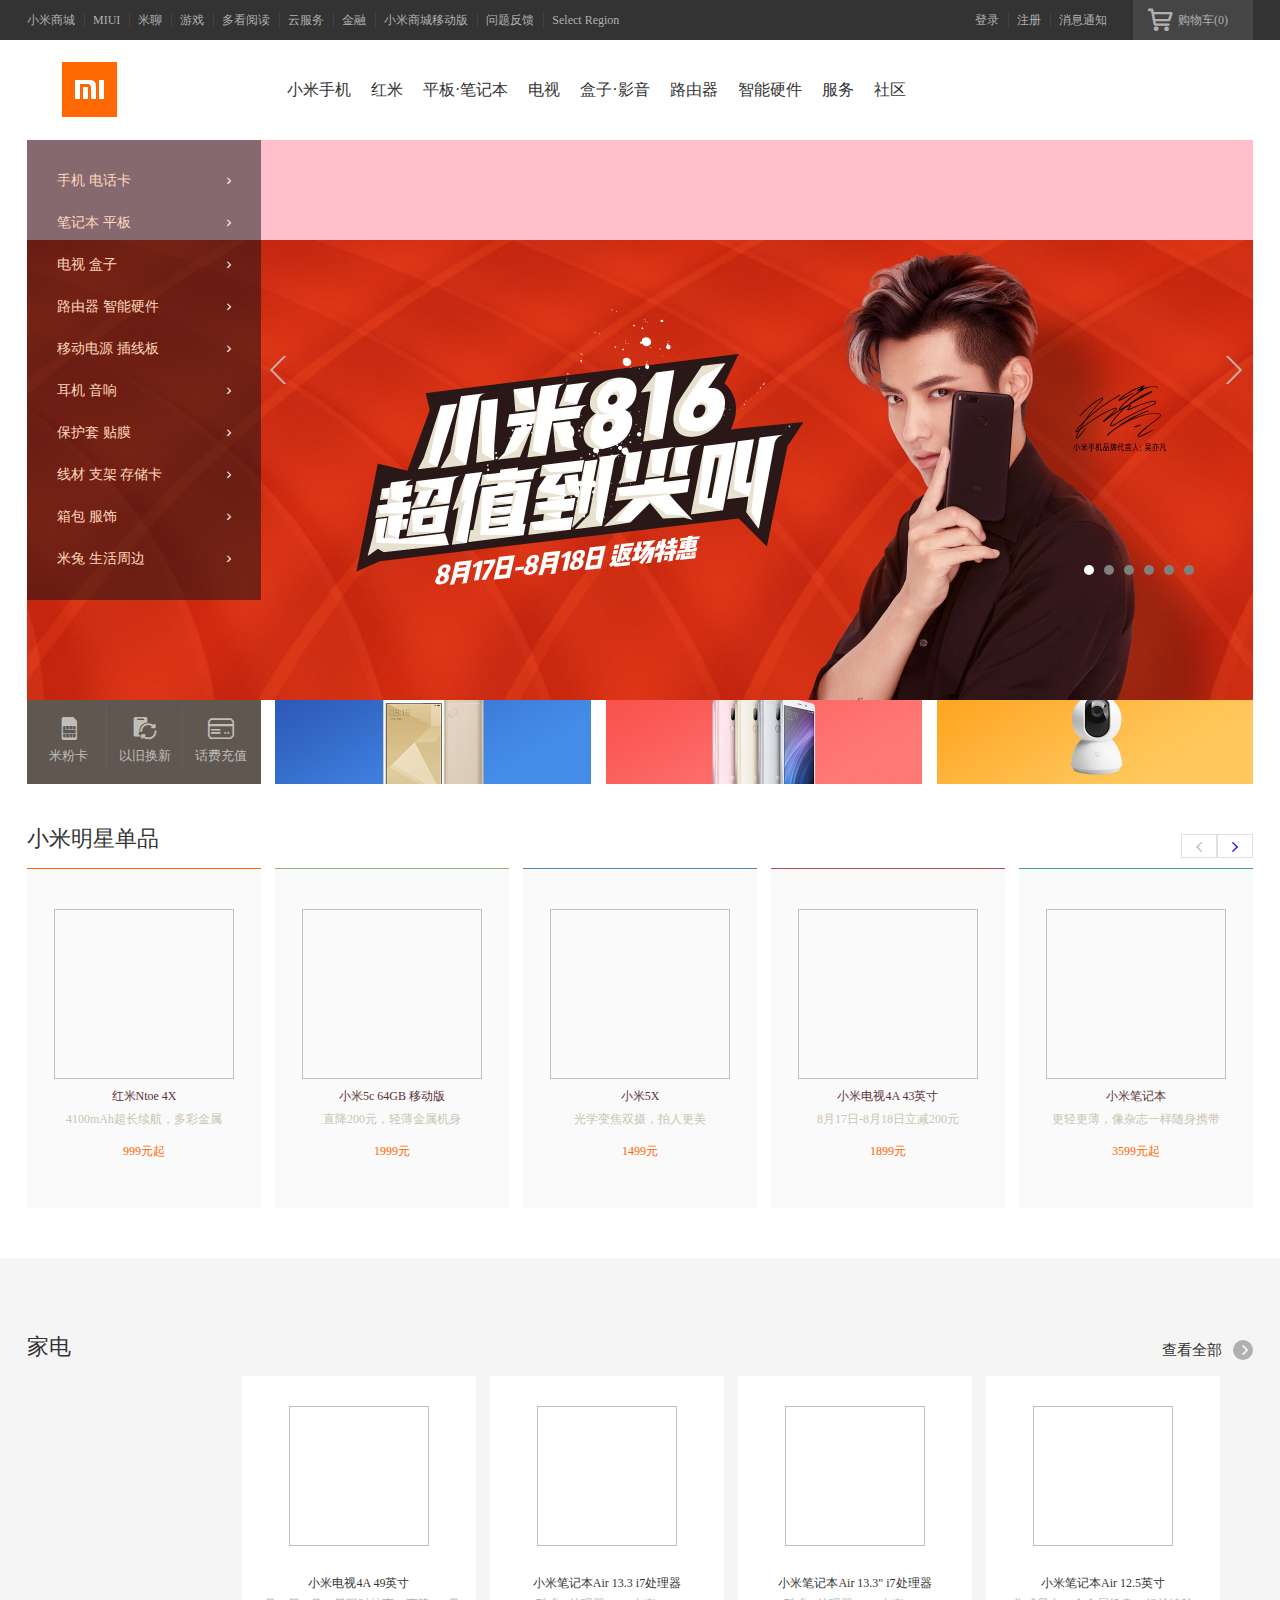
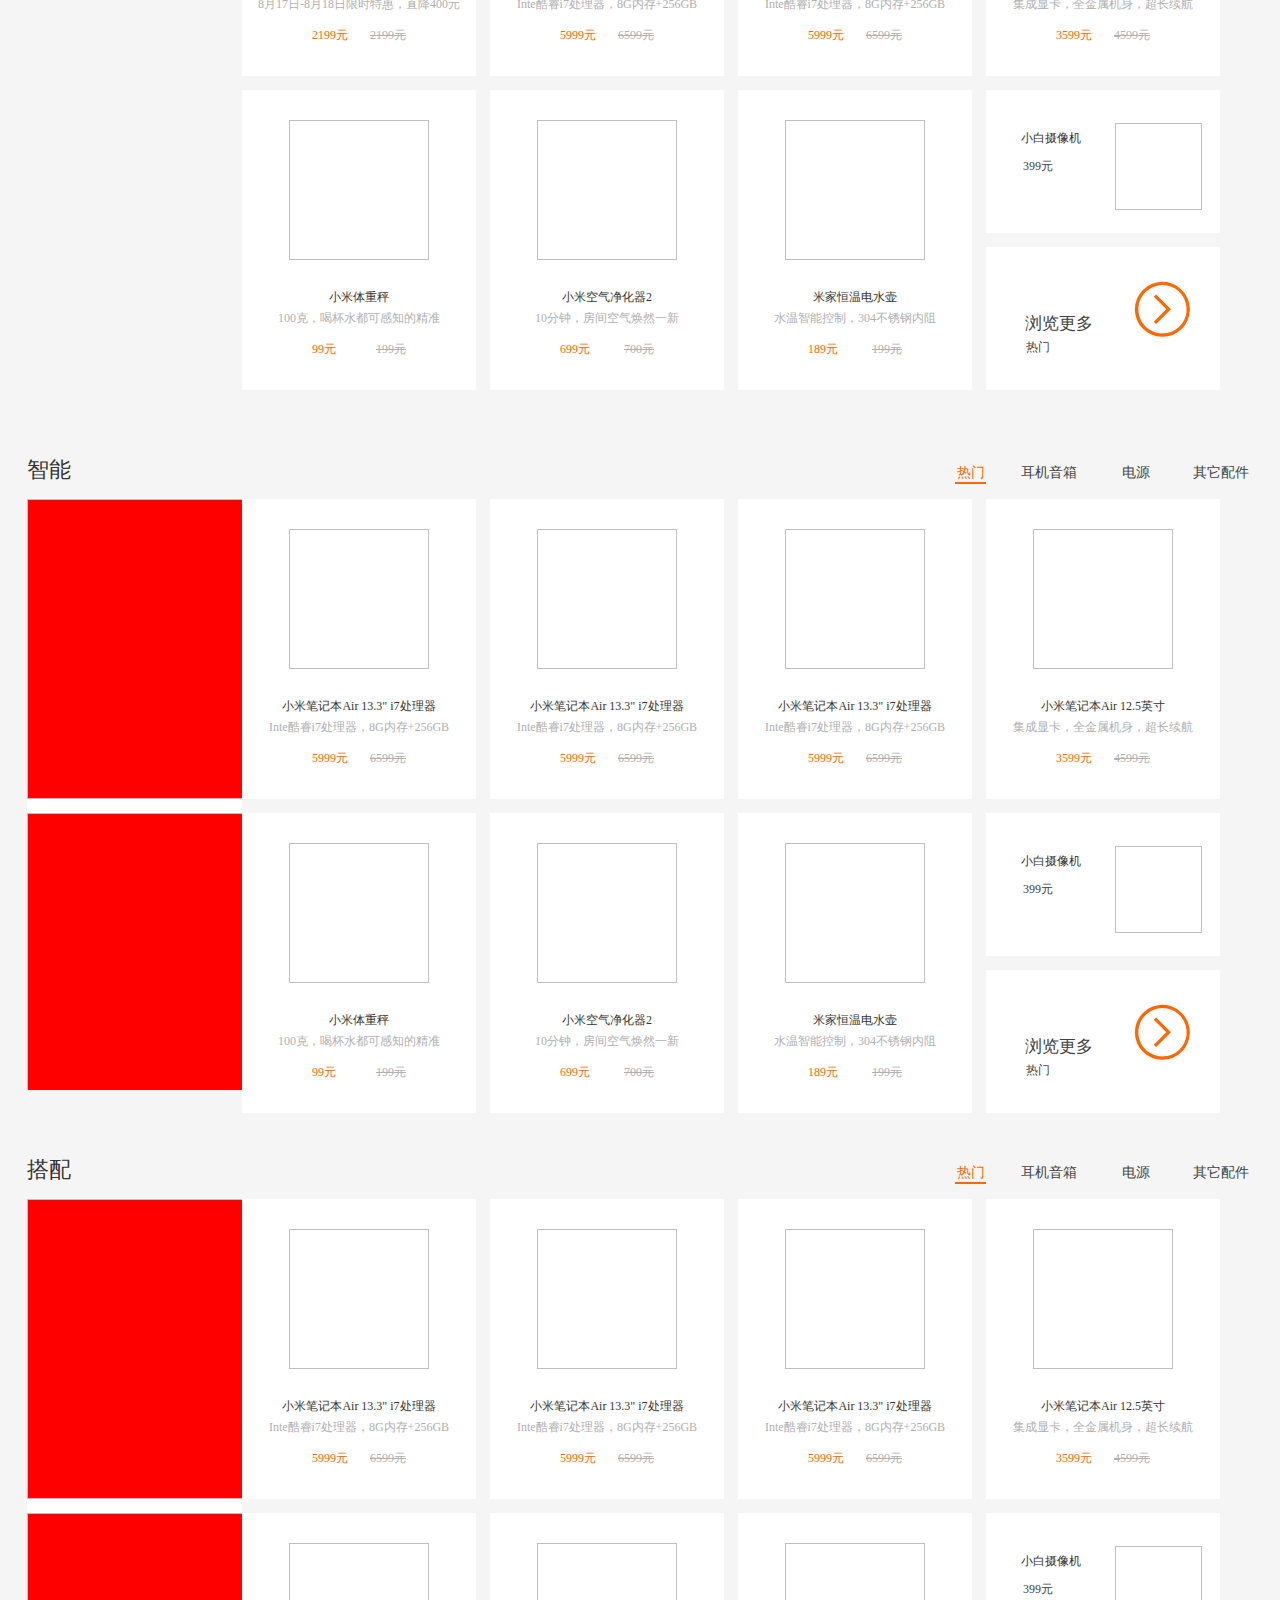
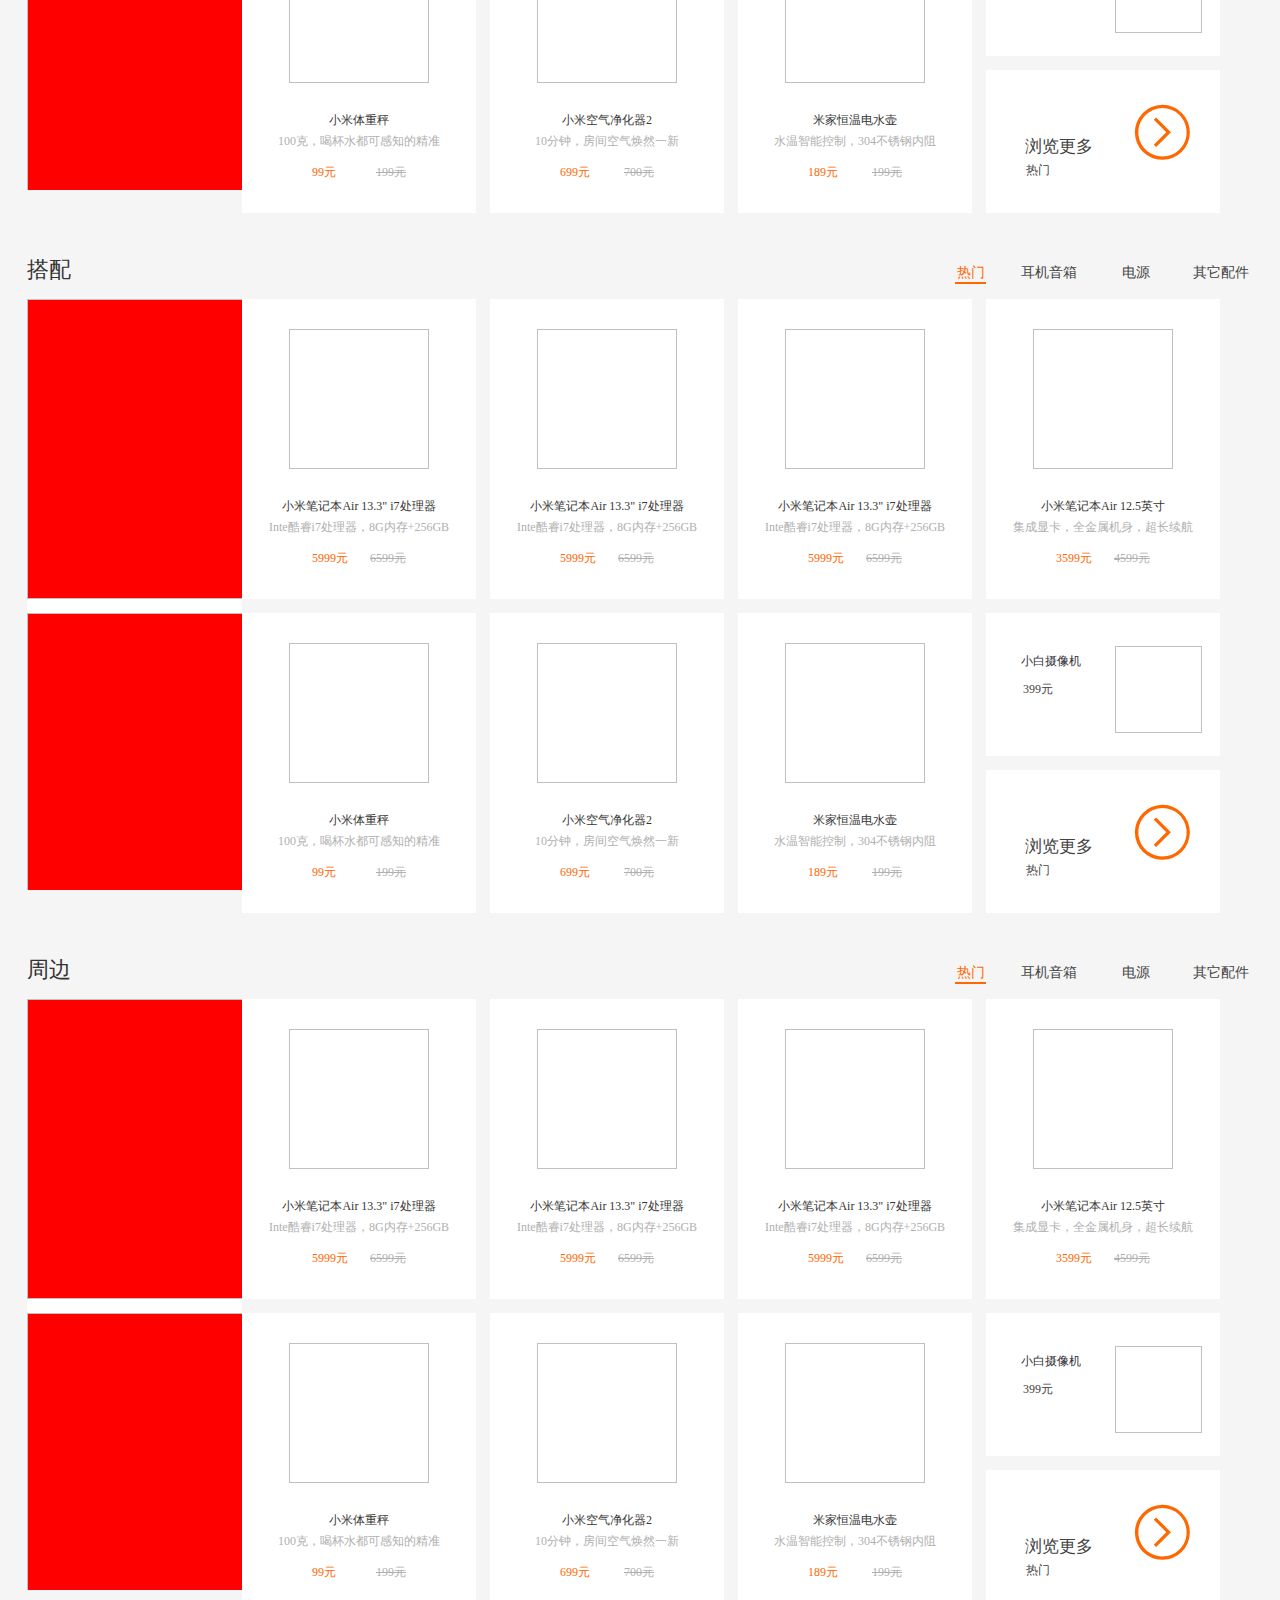
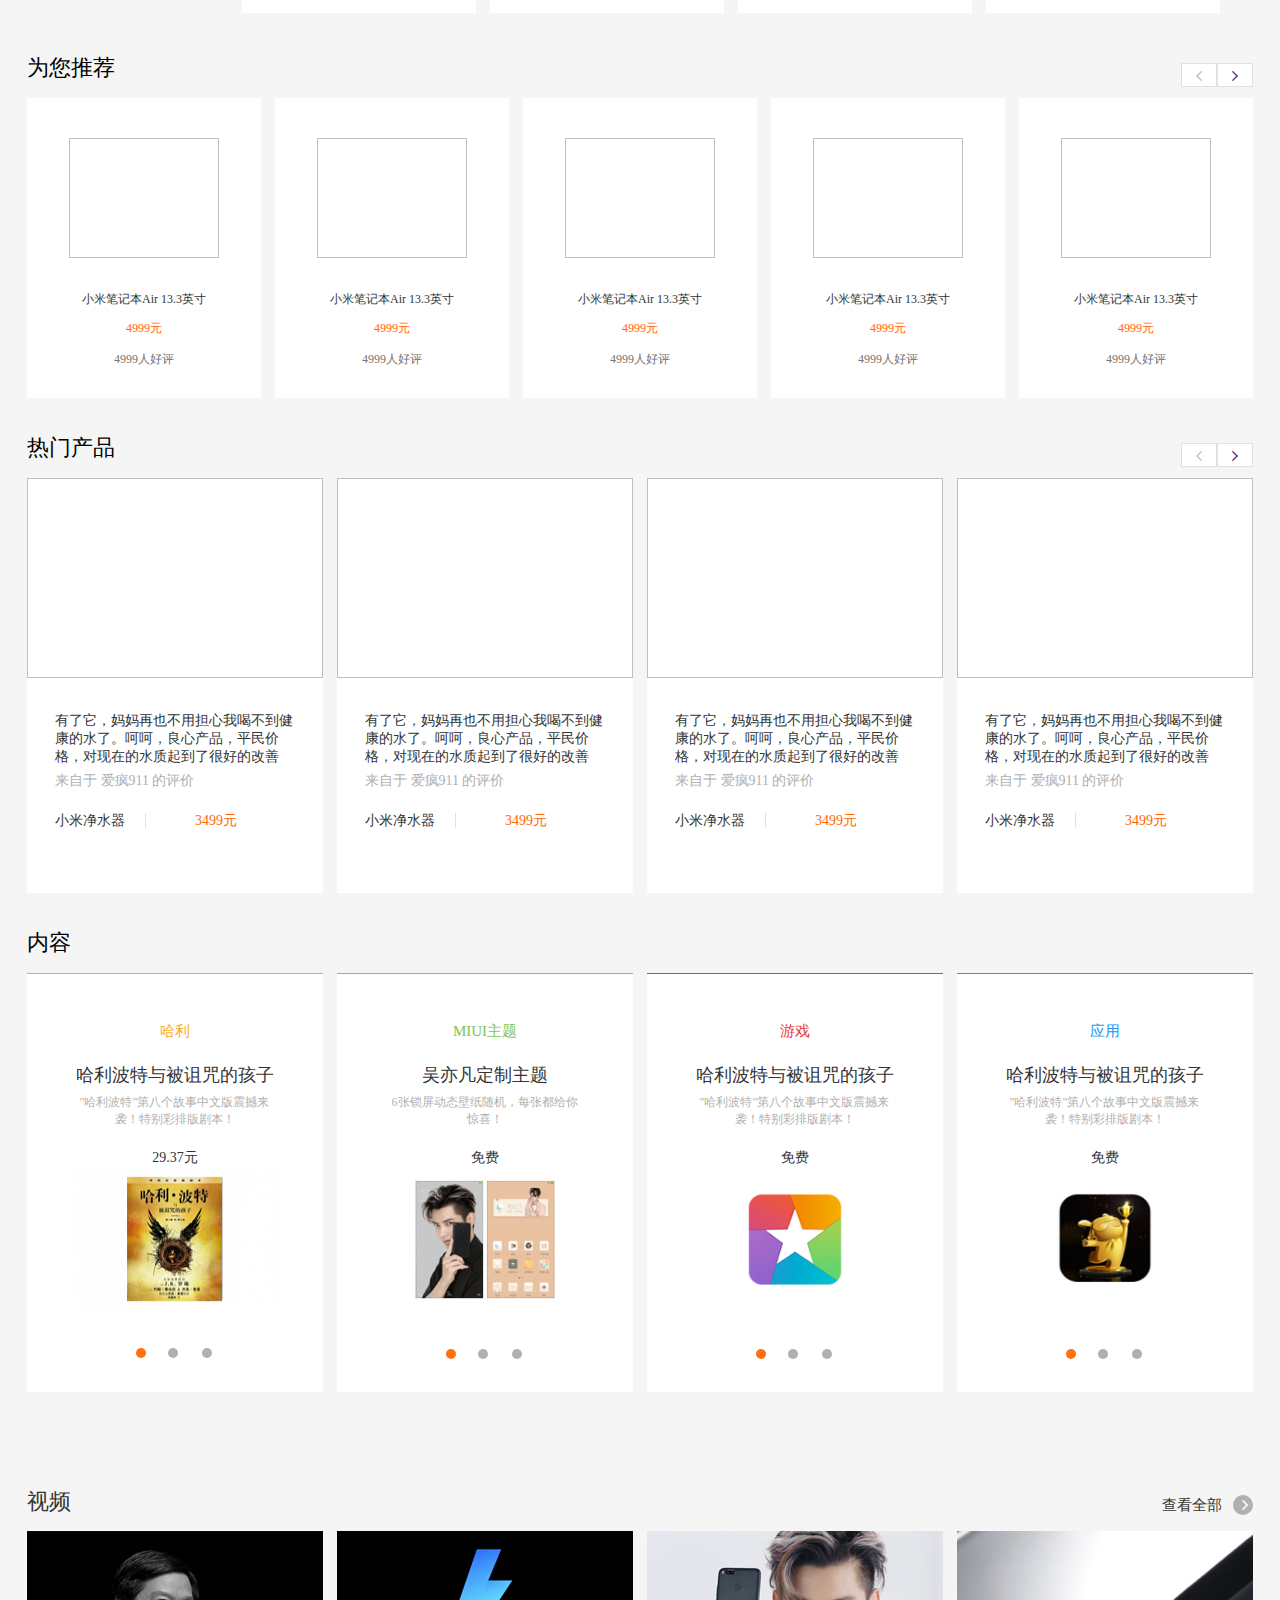
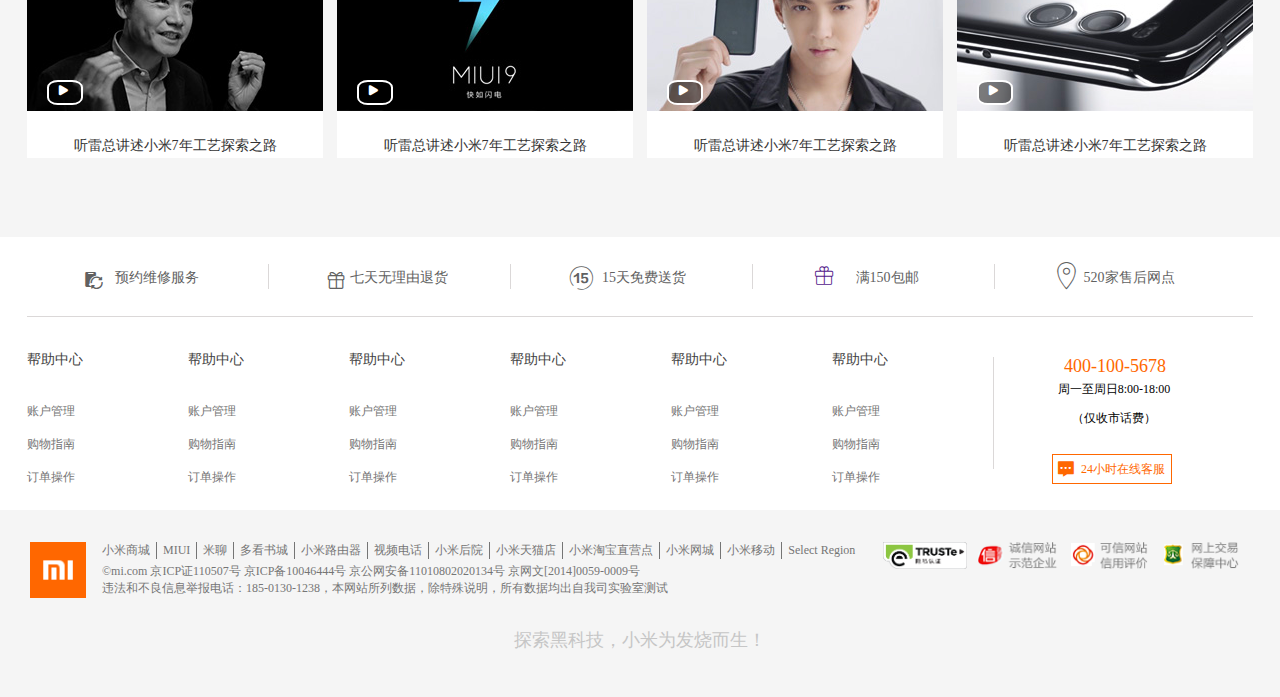
<file: index.html>
<!DOCTYPE html>
<html lang="en">
<head>
	<meta charset="UTF-8">
	<title>小米</title>
	<link rel="stylesheet" href="css/index.css">
	<link rel="stylesheet" href="iconfont1/iconfont.css">
	<link rel="stylesheet" href="iconfont/iconfont.css">
	<link rel="shortcut icon" href="img/xiaomi.jpg">
	<script src="js/index.js"></script>
	<script src="js/兼容.js"></script>
	<script src="js/animate.js"></script>
</head>
<body>
	<header>
		<main>
			<!-- 左边 -->
			<ul class="main-left">
				<li><a href="javacsript:void(0);" class="first">小米商城</a></li>
				<li><a href="javacsript:void(0);">MIUI</a></li>
				<li><a href="javacsript:void(0);">米聊</a></li>
				<li><a href="javacsript:void(0);">游戏</a></li>
				<li><a href="javacsript:void(0);">多看阅读</a></li>
				<li><a href="javacsript:void(0);">云服务</a></li>
				<li><a href="javacsript:void(0);">金融</a></li>
				<li><a href="javacsript:void(0);">小米商城移动版</a></li>
				<li><a href="javacsript:void(0);">问题反馈</a></li>
				<li><a href="javacsript:void(0);" class="last">Select Region</a></li>
			</ul>
			<!-- 右边 -->
			<section class="main-right">
				<ul class="log">
					<li><a href="" class="log-first">登录</a></li>
					<li><a href="">注册</a></li>
					<li><a href="" class="log-last">消息通知</a></li>
				</ul>
				<a href="" class="buy-box">
					<i class="iconfont icon-gouwuchekong"></i>
					<div class="buy">购物车(0)</div>
					<div class="buy-chu">购物车(0)</div>
				</a>
			</section>
		</main>
	</header>
		<!-- 导航 -->
	<section class="nav">
		<div class="logo"></div>
		<section class="nav-center">
			<ul class="nav-zi">
				<li><a href="" class="zi-center">小米手机
					<ul class="nav-chu">
						aaa
					</ul>
				</a></li>
				<li><a href="" class="zi-center">红米
					<ul class="nav-chu">
						bbb
					</ul>
				</a></li>
				<li><a href="" class="zi-center">平板·笔记本
					<ul class="nav-chu">
						ccc
					</ul>
				</a></li>
				<li><a href="" class="zi-center">电视

					<ul class="nav-chu">
						ddd
					</ul>
				</a></li>
				<li><a href="" class="zi-center">盒子·影音
					<ul class="nav-chu">
						eee
					</ul>
				</a></li>
				<li><a href="" class="zi-center">路由器
					<ul class="nav-chu">
						fff
					</ul>
				</a></li>
				<li><a href="" class="zi-center">智能硬件
					<ul class="nav-chu">
						ggg
					</ul>
				</a></li>
				<li><a href="" class="zi-center">服务
				<ul class="nav-chu">
						hhh
					</ul>
				</a></li>
				<li><a href="" class="zi-last zi-center">社区
					<ul class="nav-chu">
						iii
					</ul>
				</a></li>
				
			</ul>
			
		</section>
		<section class="search">
			<div class="search-left">
				<input type="text">
				<a href="" class="text1">小米MIX</a>
				<a href="" class="text2">人工智能电视</a>
			</div>
			<a href="" class="search-right"></a>
		</section>
	</section>
	<!-- 导航结束 -->
	<!-- 轮播开始 -->
	<section class="banner">
		<ul class="banner-bottom">
			<li>
				<a href="javacsript:void(0);">
				<img src="img/wuyifan.jpg" alt="">
				</a>
			</li>
			<li>
				<a href="javacsript:void(0);">
				<img src="img/b2.jpg" alt="">
				</a>
			</li><li>
				<a href="javacsript:void(0);">
				<img src="img/b3.jpg" alt="">
				</a>
			</li><li>
				<a href="javacsript:void(0);">
				<img src="img/b1.jpg" alt="">
				</a>
			</li><li>
				<a href="javacsript:void(0);">
				<img src="img/b4.jpg" alt="">
				</a>
			</li><li>
				<a href="javacsript:void(0);">
				<img src="img/b5.jpg" alt="">
				</a>
			</li>
		</ul>
		<a href="javacsript:void(0);" class="left-direct"></a>
		<a href="javacsript:void(0);" class="right-direct"></a>
		<ul class="dian">
			<li><a href="javacsript:void(0);" class="quan quan-first"></a></li>
			<li><a href="javacsript:void(0);" class="quan"></a></li>
			<li><a href="javacsript:void(0);" class="quan"></a></li>
			<li><a href="javacsript:void(0);" class="quan"></a></li>
			<li><a href="javacsript:void(0);" class="quan"></a></li>
			<li><a href="javacsript:void(0);" class="quan quan-last"></a></li>
		</ul>
		<!-- 侧导航开始 -->
		<aside class="beside">
			<ul class="beside-li">
				<li class="beside-zi">
					<a href="" class="zi">手机 电话卡</a>
					<a href="" class="beside-direct">
						<i class="iconfont icon-fanye1"></i>
					</a>
					<ul class="beside-right">
						aaaa
					</ul>
				</li>
				<li class="beside-zi">
					<a href="" class="zi">笔记本 平板</a>
					<a href="" class="beside-direct">
						<i class="iconfont icon-fanye1"></i>
					</a>
					<ul class="beside-right">
						bbbb
					</ul>
				</li>
				<li class="beside-zi">
					<a href="" class="zi">电视 盒子</a>
					<a href="" class="beside-direct">
						<i class="iconfont icon-fanye1"></i>
					</a>
					<ul class="beside-right">
						cccc
					</ul>
				</li>
				<li class="beside-zi">
					<a href="" class="zi">路由器 智能硬件</a>
					<a href="" class="beside-direct">
						<i class="iconfont icon-fanye1"></i>
					</a>
					<ul class="beside-right">
						dddd
					</ul>
				</li>
				<li class="beside-zi">
					<a href="" class="zi">移动电源 插线板</a>
					<a href="" class="beside-direct">
						<i class="iconfont icon-fanye1"></i>
					</a>
					<ul class="beside-right">
						eeee
					</ul>
				</li>
				<li class="beside-zi">
					<a href="" class="zi">耳机 音响</a>
					<a href="" class="beside-direct">
						<i class="iconfont icon-fanye1"></i>
					</a>
					<ul class="beside-right">
						ffff
					</ul>
				</li>
				<li class="beside-zi">
					<a href="" class="zi">保护套 贴膜</a>
					<a href="" class="beside-direct">
						<i class="iconfont icon-fanye1"></i>
					</a>
					<ul class="beside-right">
						aaaa
					</ul>
				</li>
				<li class="beside-zi">
					<a href="" class="zi">线材 支架 存储卡</a>
					<a href="" class="beside-direct">
						<i class="iconfont icon-fanye1"></i>
					</a>
					<ul class="beside-right">
						gggg
					</ul>
				</li>
				<li class="beside-zi">
					<a href="" class="zi">箱包 服饰</a>
					<a href="" class="beside-direct">
						<i class="iconfont icon-fanye1"></i>
					</a>
					<ul class="beside-right">
						hhhh
					</ul>
				</li>
				<li class="beside-zi">
					<a href="" class="zi">米兔 生活周边</a>
					<a href="" class="beside-direct">
						<i class="iconfont icon-fanye1"></i>
					</a>
					<ul class="beside-right">
						jjjj
					</ul>
				</li>
			</ul>
		</aside>
		
	</section>
	<!-- 侧导航结束 -->
	<!-- 轮播结束 -->
	<!-- 四张图开始 -->
	<section class="four-tu">
		<div class="four-first">
			<a href="" class="xiaotu">
				<ul class="xiaotu-top">
					<li class="first1">
						<i class="iconfont icon-shouji"></i>
						<div class="a-zi">选购手机</div>
					</li>
					<div class="ban-tiao"></div>
					<li class="center">
						<i class="iconfont icon-gift"></i>
						<div class="a-zi">企业团购</div>
					</li>
					<div class="ban-tiao"></div>
					<li class="last1">
						<i class="iconfont icon-icon-test"></i>
						<div class="a-zi">一元通道</div>
					</li>
					<div class="hen-tiao"></div>
					<div class="hen-tiao hen-tiao1"></div>
					<div class="hen-tiao hen-tiao1"></div>
					<li class="first-first">
						<i class="iconfont icon-shoujiqia"></i>
						<div class="a-zi">米粉卡</div>
					</li>
					<div class="ban-tiao"></div>
					<li class="center-center">
						<i class="iconfont icon-genghuanshoujihao"></i>
						<div class="a-zi">以旧换新</div>
					</li>
					<div class="ban-tiao"></div>
					<li class="last-last">
						<i class="iconfont icon-huafeichongzhi"></i>
						<div class="a-zi">话费充值</div>
					</li>
				</ul>
			</a>
		</div>
		<a href="" class="four-two"></a>
		<a href="" class="four-thr"></a>
		<a href="" class="four-last four-four"></a>
	</section>
	<!-- 四张图结束 -->
	<!-- 小米明星单品开始 -->
	<section class="star floor">
		<div class="star-top">
			<div class="star-top-left">小米明星单品</div>
			<div class="star-top-right">
				<a href="javascript:void(0);" class="kuai">
					<i class="iconfont icon-shangyiye"></i>
				</a>
				<a href="javascript:void(0);" class="kuai-1">		
					<i class="iconfont icon-shangyiye-copy"></i>
				</a>
			</div>
		</div>
		<ul class="star-bottom">

			<!-- 第一张 -->
			<li class="bottom-one">
				<a href="" class="one-tu">
					<img alt="" srcPath="img/shouji1.png" class="imgF">
				</a>
				<a href=""	class="one-hei">红米Ntoe 4X</a>
				<div class="one-hui">4100mAh超长续航，多彩金属</div>
				<div class="one-ju">999元起</div>
			</li>
			<!-- 第二张 -->
			<li class="bottom-one bottom-one-1">
				<a href="" class="one-tu">
					<img alt="" srcPath="img/shouji2.png"  class="imgF">
				</a>
				<a href="" class="one-hei">小米5c 64GB 移动版</a>
				<div class="one-hui">直降200元，轻薄金属机身</div>
				<div class="one-ju">1999元</div>
			</li>
			<!-- 第三张 -->
			<li class="bottom-one bottom-one-1 bottom-one-1-1">
				<a href="" class="one-tu">
					<img srcPath="img/shouji4.png" alt="" class="imgF">
				</a>
				<a href="" class="one-hei">小米5X</a>
				<div class="one-hui">光学变焦双摄，拍人更美</div>
				<div class="one-ju">1499元</div>
			</li>
			<!-- 第四张 -->
			<li class="bottom-one bottom-one-1 bottom-one-1-1-1">
				<a href="" class="one-tu">
					<img srcPath="img/shouji1.png" alt=""class="imgF">
				</a>
				<a href="" class="one-hei">小米电视4A 43英寸</a>
				<div class="one-hui">8月17日-8月18日立减200元</div>
				<div class="one-ju">1899元</div>
			</li>
			<!-- 第五张 -->
			<li class="bottom-one bottom-one-1 bottom-one-1-1-1-1">
				<a href="" class="one-tu">
					<img srcPath="img/shouji5.png" alt="" class="imgF">
				</a>
				<a href="" class="one-hei">小米笔记本</a>
				<div class="one-hui">更轻更薄，像杂志一样随身携带</div>
				<div class="one-ju">3599元起</div>
			</li>
			<li class="bottom-one">
				<a href="" class="one-tu">
					<img srcPath="img/star1.png" alt="" class="imgF">
				</a>
				<a href=""	class="one-hei">红米Ntoe 4X</a>
				<div class="one-hui">4100mAh超长续航，多彩金属</div>
				<div class="one-ju">999元起</div>
			</li>
			<!-- 第七张 -->
			<li class="bottom-one bottom-one-1">
				<a href="" class="one-tu">
					<img srcPath="img/star2.png" alt="" class="imgF">
				</a>
				<a href="" class="one-hei">小米5c 64GB 移动版</a>
				<div class="one-hui">直降200元，轻薄金属机身</div>
				<div class="one-ju">1999元</div>
			</li>
			<!-- 第八张 -->
			<li class="bottom-one bottom-one-1 bottom-one-1-1">
				<a href="" class="one-tu">
					<img srcPath="img/star3.jpg" alt="" class="imgF">
				</a>
				<a href="" class="one-hei">小米5X</a>
				<div class="one-hui">光学变焦双摄，拍人更美</div>
				<div class="one-ju">1499元</div>
			</li>
			<!-- 第九张 -->
			<li class="bottom-one bottom-one-1 bottom-one-1-1-1">
				<a href="" class="one-tu">
					<img srcPath="img/star4.png" alt="" class="imgF">
				</a>
				<a href="" class="one-hei">小米电视4A 43英寸</a>
				<div class="one-hui">8月17日-8月18日立减200元</div>
				<div class="one-ju">1899元</div>
			</li>
			<!-- 第十张 -->
			<li class="bottom-one bottom-one-1 bottom-one-1-1-1-1 bottom-one-10">
				<a href="" class="one-tu">
					<img srcPath="img/star5.png" alt="" class="imgF">
				</a>
				<a href="" class="one-hei">小米笔记本</a>
				<div class="one-hui">更轻更薄，像杂志一样随身携带</div>
				<div class="one-ju">3599元起</div>
			</li>
		</ul>
	</section>
	<!-- 小米明星单品结束 -->
	<!-- 家电/配件开始 -->
	<section class="gray">
		<!-- 家电开始 -->
		<section class="jiadian floor">
			<div class="jiadian-zi">
				<span class="jiadian-zi-left">家电</span>
				<!-- 上 -->
				<div class="jiadian-right">
					<span class="jiadian-zi-right">查看全部</span>
					<span class="jiadian-zi-right1">
					<i class="iconfont icon-fanye"></i>
					</span>
				</div>
			</div>
			<!-- 下图 -->
			<a href="" class="datu">
				<img alt="" srcPath="img/yundongnv.jpg" class="imgF">
			</a>
			<div class="nine-pic">
				<ul class="picture">
					<!-- 第一张 -->
					<li class="picture-1">
						<a href="" class="tupian">
							<img srcPath="img/dong1.png" alt="" class="tupian-tu imgF">
							<a href="" class="tupian-zi-1">小米电视4A 49英寸</a>
							<a href="" class="tupian-zi-2">8月17日-8月18日限时特惠，直降400元</a>
							<div class="price">
								<div class="hong-zi">2199元</div>
								<div class="hui-zi">2199元</div>
							</div>
						</a>
					</li>
					<!-- 第二张 -->
					<li class="picture-1">
						<a href="" class="tupian">
							<img srcPath="img/dong2.png" alt="" class="tupian-tu imgF">
							<a href="" class="tupian-zi-1">小米笔记本Air 13.3 i7处理器</a>
							<a href="" class="tupian-zi-2">Inte酷睿i7处理器，8G内存+256GB</a>
							<div class="price">
								<div class="hong-zi">5999元</div>
								<div class="hui-zi">6599元</div>
							</div>
						</a>
					</li>
					<!-- 第三张 -->
					<li class="picture-1">
						<a href="" class="tupian">
							<img srcPath="img/dong3.jpg" alt="" class="tupian-tu imgF">
							<a href="" class="tupian-zi-1">小米笔记本Air 13.3" i7处理器</a>
							<a href="" class="tupian-zi-2">Inte酷睿i7处理器，8G内存+256GB</a>
							<div class="price">
								<div class="hong-zi">5999元</div>
								<div class="hui-zi">6599元</div>
							</div>
						</a>
						<div class="orange-tiao">
							<a href="" class="orange-tiao1">小米品质没让我失望</a>
							<a href="" class="orange-tiao2">来自于‘空白挺好’的评价</a>
						</div>
					</li>
					<!-- 第四张 -->
					<li class="picture-1 picture-1-1">
						<a href="" class="tupian">
							<img srcPath="img/dong4.jpg" alt="" class="tupian-tu imgF">
							<a href="" class="tupian-zi-1">小米笔记本Air 12.5英寸</a>
							<a href="" class="tupian-zi-2">集成显卡，全金属机身，超长续航</a>
							<div class="price">
								<div class="hong-zi">3599元</div>
								<div class="hui-zi">4599元</div>
							</div>
						</a>
						<div class="orange-tiao">
							<a href="" class="orange-tiao1">小巧玲珑就是不能插网线</a>
							<a href="" class="orange-tiao2">来自于 随缘 的评价</a>
						</div>
					</li>
					<!-- 第五张 -->
					<li class="picture-1 picture-1-1 picture-2">
						<a href="" class="tupian">
							<img srcPath="img/dong5.jpg" alt="" class="tupian-tu imgF">
							<a href="" class="tupian-zi-1">小米体重秤</a>
							<a href="" class="tupian-zi-2">100克，喝杯水都可感知的精准</a>
							<div class="price">
								<div class="hong-zi">99元</div>
								<div class="hui-zi">199元</div>
							</div>
						</a>
						<div class="orange-tiao">
							<a href="" class="orange-tiao1">宝贝到了，很迫不及待地秤了一下</a>
							<a href="" class="orange-tiao2">来自于 公腾贺 的评价</a>
						</div>
					</li>
					<!-- 第六张 -->
					<li class="picture-1 picture-1-1 picture-2">
						<a href="" class="tupian">
							<img srcPath="img/dong6.jpg" alt="" class="tupian-tu imgF">
							<a href="" class="tupian-zi-1">小米空气净化器2</a>
							<a href="" class="tupian-zi-2">10分钟，房间空气焕然一新</a>
							<div class="price">
								<div class="hong-zi">699元</div>
								<div class="hui-zi">700元</div>
							</div>
						</a>
						<div class="orange-tiao">
							<a href="" class="orange-tiao1">一入小米深似海，从此不停买买买</a>
							<a href="" class="orange-tiao2">来自于 Adam Young 的评价</a>
						</div>
					</li>
					<!-- 第七张 -->
					<li class="picture-1 picture-1-1 picture-2">
						<a href="" class="tupian">
							<img srcPath="img/dong7.jpg" alt="" class="tupian-tu imgF">
							<a href="" class="tupian-zi-1">米家恒温电水壶</a>
							<a href="" class="tupian-zi-2">水温智能控制，304不锈钢内阻</a>
							<div class="price">
								<div class="hong-zi">189元</div>
								<div class="hui-zi">199元</div>
							</div>
						</a>
						<div class="orange-tiao">
							<a href="" class="orange-tiao1">客服妹子，来来来，给你沏杯咖啡</a>
							<a href="" class="orange-tiao2">来自于 外星人的评价</a>
						</div>
					</li>
					<!-- 第八张 -->
					<li class="picture-1-1 picture-3">
						<!--上  -->
						<div class="picture-top">
							<div class="picture-top-zuo">
								<a href="" class="picture-top-zi1">小白摄像机</a>
								<span class="picture-top-zi2">399元</span>
							</div>
							<div class="picture-top-you">
								<img srcPath="img/dong8.jpg" alt="" class="imgF">
							</div>
						</div>
						<div class="picture-bottom">
							<div class="picture-top-zuo">
								<a href="" class="picture-top-zi1-1">浏览更多</a>
								<span class="picture-top-zi2">热门</span>
							</div>
							<div class="picture-top-you">
								<i class="iconfont icon-gengduo"></i>
							</div>
						</div>
					</li>
				</ul>
			</div>
		</section>
		<!-- 家电结束 -->
		<!-- 智能开始 -->	
		<section class="jiadian jiadian1  floor">
			<div class="jiadian-wenzi">
				<span class="jiadian-zi-left">智能</span>
				<!-- 上 -->
				<div class="jiadian-right">
					<div class="remen">
						<a href="" class="remen-zi1">热门</a>
						<a href="" class="remen-zi2">耳机音箱</a>
						<a href="" class="remen-zi3">电源</a>
						<a href="" class="remen-zi4">其它配件</a>
					</div>
				</div>
			</div>
			<!-- 下图 -->
			<a href="" class="datu1">
				<div class="zhineng-1">
					<img alt="" srcPath="img/zhineng-1.jpg" class="imgF">
				</div>
				<div class="zhineng-2">
					<img srcPath="img/zhineng-2.png" alt="" class="imgF">
				</div>	
			</a>
			<div class="nine-pic1">
				<ul class="picture">
					<!-- 第一张 -->
				<li class="picture-1">
					<a href="" class="tupian">
						<img srcPath="img/dong3.jpg" alt="" class="tupian-tu imgF">
						<a href="" class="tupian-zi-1">小米笔记本Air 13.3" i7处理器</a>
						<a href="" class="tupian-zi-2">Inte酷睿i7处理器，8G内存+256GB</a>
						<div class="price">
							<div class="hong-zi">5999元</div>
							<div class="hui-zi">6599元</div>
						</div>
					</a>
					<div class="orange-tiao">
						<a href="" class="orange-tiao1">小米品质没让我失望</a>
						<a href="" class="orange-tiao2">来自于‘空白挺好’的评价</a>
					</div>
				</li>
				<!-- 第二张 -->
				<li class="picture-1">
					<a href="" class="tupian">
						<img srcPath="img/dong3.jpg" alt="" class="tupian-tu imgF">
						<a href="" class="tupian-zi-1">小米笔记本Air 13.3" i7处理器</a>
						<a href="" class="tupian-zi-2">Inte酷睿i7处理器，8G内存+256GB</a>
						<div class="price">
							<div class="hong-zi">5999元</div>
							<div class="hui-zi">6599元</div>
						</div>
					</a>
					<div class="orange-tiao">
						<a href="" class="orange-tiao1">小米品质没让我失望</a>
						<a href="" class="orange-tiao2">来自于‘空白挺好’的评价</a>
					</div>
				</li>
				<!-- 第三张 -->
				<li class="picture-1">
					<a href="" class="tupian">
						<img srcPath="img/dong3.jpg" alt="" class="tupian-tu imgF">
						<a href="" class="tupian-zi-1">小米笔记本Air 13.3" i7处理器</a>
						<a href="" class="tupian-zi-2">Inte酷睿i7处理器，8G内存+256GB</a>
						<div class="price">
							<div class="hong-zi">5999元</div>
							<div class="hui-zi">6599元</div>
						</div>
					</a>
					<div class="orange-tiao">
						<a href="" class="orange-tiao1">小米品质没让我失望</a>
						<a href="" class="orange-tiao2">来自于‘空白挺好’的评价</a>
					</div>
				</li>
					<!-- 第四张 -->
					<li class="picture-1 picture-1-1">
						<a href="" class="tupian">
							<img srcPath="img/dong4.jpg" alt="" class="tupian-tu imgF">
							<a href="" class="tupian-zi-1">小米笔记本Air 12.5英寸</a>
							<a href="" class="tupian-zi-2">集成显卡，全金属机身，超长续航</a>
							<div class="price">
								<div class="hong-zi">3599元</div>
								<div class="hui-zi">4599元</div>
							</div>
						</a>
						<div class="orange-tiao">
							<a href="" class="orange-tiao1">小巧玲珑就是不能插网线</a>
							<a href="" class="orange-tiao2">来自于 随缘 的评价</a>
						</div>
					</li>
					<!-- 第五张 -->
					<li class="picture-1 picture-1-1 picture-2">
						<a href="" class="tupian">
							<img srcPath="img/dong5.jpg" alt="" class="tupian-tu imgF">
							<a href="" class="tupian-zi-1">小米体重秤</a>
							<a href="" class="tupian-zi-2">100克，喝杯水都可感知的精准</a>
							<div class="price">
								<div class="hong-zi">99元</div>
								<div class="hui-zi">199元</div>
							</div>
						</a>
						<div class="orange-tiao">
							<a href="" class="orange-tiao1">宝贝到了，很迫不及待地秤了一下，很准</a>
							<a href="" class="orange-tiao2">来自于 公腾贺 的评价</a>
						</div>
					</li>
					<!-- 第六张 -->
					<li class="picture-1 picture-1-1 picture-2">
						<a href="" class="tupian">
							<img srcPath="img/dong6.jpg" alt="" class="tupian-tu imgF">
							<a href="" class="tupian-zi-1">小米空气净化器2</a>
							<a href="" class="tupian-zi-2">10分钟，房间空气焕然一新</a>
							<div class="price">
								<div class="hong-zi">699元</div>
								<div class="hui-zi">700元</div>
							</div>
						</a>
						<div class="orange-tiao">
							<a href="" class="orange-tiao1">一入小米深似海，从此不停买买买</a>
							<a href="" class="orange-tiao2">来自于 Adam Young 的评价</a>
						</div>
					</li>
					<!-- 第七张 -->
					<li class="picture-1 picture-1-1 picture-2">
						<a href="" class="tupian">
							<img srcPath="img/dong7.jpg" alt="" class="tupian-tu imgF">
							<a href="" class="tupian-zi-1">米家恒温电水壶</a>
							<a href="" class="tupian-zi-2">水温智能控制，304不锈钢内阻</a>
							<div class="price">
								<div class="hong-zi">189元</div>
								<div class="hui-zi">199元</div>
							</div>
						</a>
						<div class="orange-tiao">
							<a href="" class="orange-tiao1">客服妹子，来来来，给你沏杯咖啡</a>
							<a href="" class="orange-tiao2">来自于 外星人的评价</a>
						</div>
					</li>
					<!-- 第八张 -->
					<li class="picture-1-1 picture-3">
						<!--上  -->
						<div class="picture-top">
							<div class="picture-top-zuo">
								<a href="" class="picture-top-zi1">小白摄像机</a>
								<span class="picture-top-zi2">399元</span>
							</div>
							<div class="picture-top-you">
								<img srcPath="img/dong8.jpg" alt="" class="imgF">
							</div>
						</div>
						<div class="picture-bottom">
							<div class="picture-top-zuo">
								<a href="" class="picture-top-zi1-1">浏览更多</a>
								<span class="picture-top-zi2">热门</span>
							</div>
							<div class="picture-top-you">
								<i class="iconfont icon-gengduo"></i>
							</div>
						</div>
					</li>
				</ul>
			</div>
		</section>
						
		<!-- 智能结束 -->
		<!-- 搭配开始 -->
		<section class="jiadian jiadian1  floor">
			<div class="jiadian-wenzi">
				<span class="jiadian-zi-left">搭配</span>
				<!-- 上 -->
				<div class="jiadian-right">
					<div class="remen">
						<a href="" class="remen-zi1">热门</a>
						<a href="" class="remen-zi2">耳机音箱</a>
						<a href="" class="remen-zi3">电源</a>
						<a href="" class="remen-zi4">其它配件</a>
					</div>
				</div>
			</div>
			<!-- 下图 -->
			<a href="" class="datu1">
				<div class="zhineng-1">
					<img srcPath="img/zhineng-1.jpg" alt="" class="imgF">
				</div>
				<div class="zhineng-2">
					<img srcPath="img/zhineng-2.png" alt="" class="imgF">
				</div>	
			</a>
			<div class="nine-pic1">
				<ul class="picture">
					<!-- 第一张 -->
				<li class="picture-1">
					<a href="" class="tupian">
						<img srcPath="img/dong3.jpg" alt="" class="tupian-tu imgF">
						<a href="" class="tupian-zi-1">小米笔记本Air 13.3" i7处理器</a>
						<a href="" class="tupian-zi-2">Inte酷睿i7处理器，8G内存+256GB</a>
						<div class="price">
							<div class="hong-zi">5999元</div>
							<div class="hui-zi">6599元</div>
						</div>
					</a>
					<div class="orange-tiao">
						<a href="" class="orange-tiao1">小米品质没让我失望</a>
						<a href="" class="orange-tiao2">来自于‘空白挺好’的评价</a>
					</div>
				</li>
				<!-- 第二张 -->
				<li class="picture-1">
					<a href="" class="tupian">
						<img srcPath="img/dong3.jpg" alt="" class="tupian-tu imgF">
						<a href="" class="tupian-zi-1">小米笔记本Air 13.3" i7处理器</a>
						<a href="" class="tupian-zi-2">Inte酷睿i7处理器，8G内存+256GB</a>
						<div class="price">
							<div class="hong-zi">5999元</div>
							<div class="hui-zi">6599元</div>
						</div>
					</a>
					<div class="orange-tiao">
						<a href="" class="orange-tiao1">小米品质没让我失望</a>
						<a href="" class="orange-tiao2">来自于‘空白挺好’的评价</a>
					</div>
				</li>
				<!-- 第三张 -->
				<li class="picture-1">
					<a href="" class="tupian">
						<img srcPath="img/dong3.jpg" alt="" class="tupian-tu imgFPath">
						<a href="" class="tupian-zi-1">小米笔记本Air 13.3" i7处理器</a>
						<a href="" class="tupian-zi-2">Inte酷睿i7处理器，8G内存+256GB</a>
						<div class="price">
							<div class="hong-zi">5999元</div>
							<div class="hui-zi">6599元</div>
						</div>
					</a>
					<div class="orange-tiao">
						<a href="" class="orange-tiao1">小米品质没让我失望</a>
						<a href="" class="orange-tiao2">来自于‘空白挺好’的评价</a>
					</div>
				</li>
					<!-- 第四张 -->
					<li class="picture-1 picture-1-1">
						<a href="" class="tupian">
							<img srcPath="img/dong4.jpg" alt="" class="tupian-tu imgFPath">
							<a href="" class="tupian-zi-1">小米笔记本Air 12.5英寸</a>
							<a href="" class="tupian-zi-2">集成显卡，全金属机身，超长续航</a>
							<div class="price">
								<div class="hong-zi">3599元</div>
								<div class="hui-zi">4599元</div>
							</div>
						</a>
						<div class="orange-tiao">
							<a href="" class="orange-tiao1">小巧玲珑就是不能插网线</a>
							<a href="" class="orange-tiao2">来自于 随缘 的评价</a>
						</div>
					</li>
					<!-- 第五张 -->
					<li class="picture-1 picture-1-1 picture-2">
						<a href="" class="tupian">
							<img srcPath="img/dong5.jpg" alt="" class="tupian-tu imgF">
							<a href="" class="tupian-zi-1">小米体重秤</a>
							<a href="" class="tupian-zi-2">100克，喝杯水都可感知的精准</a>
							<div class="price">
								<div class="hong-zi">99元</div>
								<div class="hui-zi">199元</div>
							</div>
						</a>
						<div class="orange-tiao">
							<a href="" class="orange-tiao1">宝贝到了，很迫不及待地秤了一下，很准</a>
							<a href="" class="orange-tiao2">来自于 公腾贺 的评价</a>
						</div>
					</li>
					<!-- 第六张 -->
					<li class="picture-1 picture-1-1 picture-2">
						<a href="" class="tupian">
							<img srcPath="img/dong6.jpg" alt="" class="tupian-tu imgF">
							<a href="" class="tupian-zi-1">小米空气净化器2</a>
							<a href="" class="tupian-zi-2">10分钟，房间空气焕然一新</a>
							<div class="price">
								<div class="hong-zi">699元</div>
								<div class="hui-zi">700元</div>
							</div>
						</a>
						<div class="orange-tiao">
							<a href="" class="orange-tiao1">一入小米深似海，从此不停买买买</a>
							<a href="" class="orange-tiao2">来自于 Adam Young 的评价</a>
						</div>
					</li>
					<!-- 第七张 -->
					<li class="picture-1 picture-1-1 picture-2">
						<a href="" class="tupian">
							<img srcPath="img/dong7.jpg" alt="" class="tupian-tu imgF">
							<a href="" class="tupian-zi-1">米家恒温电水壶</a>
							<a href="" class="tupian-zi-2">水温智能控制，304不锈钢内阻</a>
							<div class="price">
								<div class="hong-zi">189元</div>
								<div class="hui-zi">199元</div>
							</div>
						</a>
						<div class="orange-tiao">
							<a href="" class="orange-tiao1">客服妹子，来来来，给你沏杯咖啡</a>
							<a href="" class="orange-tiao2">来自于 外星人的评价</a>
						</div>
					</li>
					<!-- 第八张 -->
					<li class="picture-1-1 picture-3">
						<!--上  -->
						<div class="picture-top">
							<div class="picture-top-zuo">
								<a href="" class="picture-top-zi1">小白摄像机</a>
								<span class="picture-top-zi2">399元</span>
							</div>
							<div class="picture-top-you">
								<img srcPath="img/dong8.jpg" alt="" class="imgF">
							</div>
						</div>
						<div class="picture-bottom">
							<div class="picture-top-zuo">
								<a href="" class="picture-top-zi1-1">浏览更多</a>
								<span class="picture-top-zi2">热门</span>
							</div>
							<div class="picture-top-you">
								<i class="iconfont icon-gengduo"></i>
							</div>
						</div>
					</li>
				</ul>
			</div>
		</section>
		<!-- 搭配结束 -->
		<!-- 配件开始 -->
		<section class="jiadian jiadian1  floor">
			<div class="jiadian-wenzi">
				<span class="jiadian-zi-left">搭配</span>
				<!-- 上 -->
				<div class="jiadian-right">
					<div class="remen">
						<a href="" class="remen-zi1">热门</a>
						<a href="" class="remen-zi2">耳机音箱</a>
						<a href="" class="remen-zi3">电源</a>
						<a href="" class="remen-zi4">其它配件</a>
					</div>
				</div>
			</div>
			<!-- 下图 -->
			<a href="" class="datu1">
				<div class="zhineng-1">
					<img srcPath="img/zhineng-1.jpg" alt="" class="imgF"Path>
				</div>
				<div class="zhineng-2">
					<img srcPath="img/zhineng-2.png" alt="" class="imgF"Path>
				</div>	
			</a>
			<div class="nine-pic1">
				<ul class="picture">
				<!-- 第一张 -->
				<li class="picture-1">
					<a href="" class="tupian">
						<img srcPath="img/dong3.jpg" alt="" class="tupian-tu imgFPath">
						<a href="" class="tupian-zi-1">小米笔记本Air 13.3" i7处理器</a>
						<a href="" class="tupian-zi-2">Inte酷睿i7处理器，8G内存+256GB</a>
						<div class="price">
							<div class="hong-zi">5999元</div>
							<div class="hui-zi">6599元</div>
						</div>
					</a>
					<div class="orange-tiao">
						<a href="" class="orange-tiao1">小米品质没让我失望</a>
						<a href="" class="orange-tiao2">来自于‘空白挺好’的评价</a>
					</div>
				</li>
				<!-- 第二张 -->
				<li class="picture-1">
					<a href="" class="tupian">
						<img srcPath="img/dong3.jpg" alt="" class="tupian-tu imgFPath">
						<a href="" class="tupian-zi-1">小米笔记本Air 13.3" i7处理器</a>
						<a href="" class="tupian-zi-2">Inte酷睿i7处理器，8G内存+256GB</a>
						<div class="price">
							<div class="hong-zi">5999元</div>
							<div class="hui-zi">6599元</div>
						</div>
					</a>
					<div class="orange-tiao">
						<a href="" class="orange-tiao1">小米品质没让我失望</a>
						<a href="" class="orange-tiao2">来自于‘空白挺好’的评价</a>
					</div>
				</li>
				<!-- 第三张 -->
				<li class="picture-1">
					<a href="" class="tupian">
						<img srcPath="img/dong3.jpg" alt="" class="tupian-tu imgF">
						<a href="" class="tupian-zi-1">小米笔记本Air 13.3" i7处理器</a>
						<a href="" class="tupian-zi-2">Inte酷睿i7处理器，8G内存+256GB</a>
						<div class="price">
							<div class="hong-zi">5999元</div>
							<div class="hui-zi">6599元</div>
						</div>
					</a>
					<div class="orange-tiao">
						<a href="" class="orange-tiao1">小米品质没让我失望</a>
						<a href="" class="orange-tiao2">来自于‘空白挺好’的评价</a>
					</div>
				</li>
					<!-- 第四张 -->
					<li class="picture-1 picture-1-1">
						<a href="" class="tupian">
							<img srcPath="img/dong4.jpg" alt="" class="tupian-tu imgF">
							<a href="" class="tupian-zi-1">小米笔记本Air 12.5英寸</a>
							<a href="" class="tupian-zi-2">集成显卡，全金属机身，超长续航</a>
							<div class="price">
								<div class="hong-zi">3599元</div>
								<div class="hui-zi">4599元</div>
							</div>
						</a>
						<div class="orange-tiao">
							<a href="" class="orange-tiao1">小巧玲珑就是不能插网线</a>
							<a href="" class="orange-tiao2">来自于 随缘 的评价</a>
						</div>
					</li>
					<!-- 第五张 -->
					<li class="picture-1 picture-1-1 picture-2">
						<a href="" class="tupian">
							<img srcPath="img/dong5.jpg" alt="" class="tupian-tu imgFPath">
							<a href="" class="tupian-zi-1">小米体重秤</a>
							<a href="" class="tupian-zi-2">100克，喝杯水都可感知的精准</a>
							<div class="price">
								<div class="hong-zi">99元</div>
								<div class="hui-zi">199元</div>
							</div>
						</a>
						<div class="orange-tiao">
							<a href="" class="orange-tiao1">宝贝到了，很迫不及待地秤了一下，很准</a>
							<a href="" class="orange-tiao2">来自于 公腾贺 的评价</a>
						</div>
					</li>
					<!-- 第六张 -->
					<li class="picture-1 picture-1-1 picture-2">
						<a href="" class="tupian">
							<img srcPath="img/dong6.jpg" alt="" class="tupian-tu imgFPath">
							<a href="" class="tupian-zi-1">小米空气净化器2</a>
							<a href="" class="tupian-zi-2">10分钟，房间空气焕然一新</a>
							<div class="price">
								<div class="hong-zi">699元</div>
								<div class="hui-zi">700元</div>
							</div>
						</a>
						<div class="orange-tiao">
							<a href="" class="orange-tiao1">一入小米深似海，从此不停买买买</a>
							<a href="" class="orange-tiao2">来自于 Adam Young 的评价</a>
						</div>
					</li>
					<!-- 第七张 -->
					<li class="picture-1 picture-1-1 picture-2">
						<a href="" class="tupian">
							<img srcPath="img/dong7.jpg" alt="" class="tupian-tu imgF">
							<a href="" class="tupian-zi-1">米家恒温电水壶</a>
							<a href="" class="tupian-zi-2">水温智能控制，304不锈钢内阻</a>
							<div class="price">
								<div class="hong-zi">189元</div>
								<div class="hui-zi">199元</div>
							</div>
						</a>
						<div class="orange-tiao">
							<a href="" class="orange-tiao1">客服妹子，来来来，给你沏杯咖啡</a>
							<a href="" class="orange-tiao2">来自于 外星人的评价</a>
						</div>
					</li>
					<!-- 第八张 -->
					<li class="picture-1-1 picture-3">
						<!--上  -->
						<div class="picture-top">
							<div class="picture-top-zuo">
								<a href="" class="picture-top-zi1">小白摄像机</a>
								<span class="picture-top-zi2">399元</span>
							</div>
							<div class="picture-top-you">
								<img srcPath="img/dong8.jpg" alt="" class="imgF">
							</div>
						</div>
						<div class="picture-bottom">
							<div class="picture-top-zuo">
								<a href="" class="picture-top-zi1-1">浏览更多</a>
								<span class="picture-top-zi2">热门</span>
							</div>
							<div class="picture-top-you">
								<i class="iconfont icon-gengduo"></i>
							</div>
						</div>
					</li>
				</ul>
			</div>
		</section>
		<!-- 配件结束 -->
		<!-- 周边开始 -->
		<section class="jiadian jiadian1  floor">
			<div class="jiadian-wenzi">
				<span class="jiadian-zi-left">周边</span>
				<!-- 上 -->
				<div class="jiadian-right">
					<div class="remen">
						<a href="" class="remen-zi1">热门</a>
						<a href="" class="remen-zi2">耳机音箱</a>
						<a href="" class="remen-zi3">电源</a>
						<a href="" class="remen-zi4">其它配件</a>
					</div>
				</div>
			</div>
			<!-- 下图 -->
			<a href="" class="datu1">
				<div class="zhineng-1">
					<img srcPath="img/zhineng-1.jpg" alt="" class="imgF">
				</div>
				<div class="zhineng-2">
					<img srcPath="img/zhineng-2.png" alt="" class="imgF">
				</div>	
			</a>
			<div class="nine-pic1">
				<ul class="picture">
				<!-- 第一张 -->
				<li class="picture-1">
					<a href="" class="tupian">
						<img srcPath="img/dong3.jpg" alt="" class="tupian-tu imgFPath">
						<a href="" class="tupian-zi-1">小米笔记本Air 13.3" i7处理器</a>
						<a href="" class="tupian-zi-2">Inte酷睿i7处理器，8G内存+256GB</a>
						<div class="price">
							<div class="hong-zi">5999元</div>
							<div class="hui-zi">6599元</div>
						</div>
					</a>
					<div class="orange-tiao">
						<a href="" class="orange-tiao1">小米品质没让我失望</a>
						<a href="" class="orange-tiao2">来自于‘空白挺好’的评价</a>
					</div>
				</li>
				<!-- 第二张 -->
				<li class="picture-1">
					<a href="" class="tupian">
						<img srcPath="img/dong3.jpg" alt="" class="tupian-tu imgFPath">
						<a href="" class="tupian-zi-1">小米笔记本Air 13.3" i7处理器</a>
						<a href="" class="tupian-zi-2">Inte酷睿i7处理器，8G内存+256GB</a>
						<div class="price">
							<div class="hong-zi">5999元</div>
							<div class="hui-zi">6599元</div>
						</div>
					</a>
					<div class="orange-tiao">
						<a href="" class="orange-tiao1">小米品质没让我失望</a>
						<a href="" class="orange-tiao2">来自于‘空白挺好’的评价</a>
					</div>
				</li>
				<!-- 第三张 -->
				<li class="picture-1">
					<a href="" class="tupian">
						<img srcPath="img/dong3.jpg" alt="" class="tupian-tu imgF">
						<a href="" class="tupian-zi-1">小米笔记本Air 13.3" i7处理器</a>
						<a href="" class="tupian-zi-2">Inte酷睿i7处理器，8G内存+256GB</a>
						<div class="price">
							<div class="hong-zi">5999元</div>
							<div class="hui-zi">6599元</div>
						</div>
					</a>
					<div class="orange-tiao">
						<a href="" class="orange-tiao1">小米品质没让我失望</a>
						<a href="" class="orange-tiao2">来自于‘空白挺好’的评价</a>
					</div>
				</li>
					<!-- 第四张 -->
					<li class="picture-1 picture-1-1">
						<a href="" class="tupian">
							<img srcPath="img/dong4.jpg" alt="" class="tupian-tu imgF">
							<a href="" class="tupian-zi-1">小米笔记本Air 12.5英寸</a>
							<a href="" class="tupian-zi-2">集成显卡，全金属机身，超长续航</a>
							<div class="price">
								<div class="hong-zi">3599元</div>
								<div class="hui-zi">4599元</div>
							</div>
						</a>
						<div class="orange-tiao">
							<a href="" class="orange-tiao1">小巧玲珑就是不能插网线</a>
							<a href="" class="orange-tiao2">来自于 随缘 的评价</a>
						</div>
					</li>
					<!-- 第五张 -->
					<li class="picture-1 picture-1-1 picture-2">
						<a href="" class="tupian">
							<img srcPath="img/dong5.jpg" alt="" class="tupian-tu imgFPath">
							<a href="" class="tupian-zi-1">小米体重秤</a>
							<a href="" class="tupian-zi-2">100克，喝杯水都可感知的精准</a>
							<div class="price">
								<div class="hong-zi">99元</div>
								<div class="hui-zi">199元</div>
							</div>
						</a>
						<div class="orange-tiao">
							<a href="" class="orange-tiao1">宝贝到了，很迫不及待地秤了一下，很准</a>
							<a href="" class="orange-tiao2">来自于 公腾贺 的评价</a>
						</div>
					</li>
					<!-- 第六张 -->
					<li class="picture-1 picture-1-1 picture-2">
						<a href="" class="tupian">
							<img srcPath="img/dong6.jpg" alt="" class="tupian-tu imgFPath">
							<a href="" class="tupian-zi-1">小米空气净化器2</a>
							<a href="" class="tupian-zi-2">10分钟，房间空气焕然一新</a>
							<div class="price">
								<div class="hong-zi">699元</div>
								<div class="hui-zi">700元</div>
							</div>
						</a>
						<div class="orange-tiao">
							<a href="" class="orange-tiao1">一入小米深似海，从此不停买买买</a>
							<a href="" class="orange-tiao2">来自于 Adam Young 的评价</a>
						</div>
					</li>
					<!-- 第七张 -->
					<li class="picture-1 picture-1-1 picture-2">
						<a href="" class="tupian">
							<img srcPath="img/dong7.jpg" alt="" class="tupian-tu imgF">
							<a href="" class="tupian-zi-1">米家恒温电水壶</a>
							<a href="" class="tupian-zi-2">水温智能控制，304不锈钢内阻</a>
							<div class="price">
								<div class="hong-zi">189元</div>
								<div class="hui-zi">199元</div>
							</div>
						</a>
						<div class="orange-tiao">
							<a href="" class="orange-tiao1">客服妹子，来来来，给你沏杯咖啡</a>
							<a href="" class="orange-tiao2">来自于 外星人的评价</a>
						</div>
					</li>
					<!-- 第八张 -->
					<li class="picture-1-1 picture-3">
						<!--上  -->
						<div class="picture-top">
							<div class="picture-top-zuo">
								<a href="" class="picture-top-zi1">小白摄像机</a>
								<span class="picture-top-zi2">399元</span>
							</div>
							<div class="picture-top-you">
								<img srcPath="img/dong8.jpg" alt="" class="imgF">
							</div>
						</div>
						<div class="picture-bottom">
							<div class="picture-top-zuo">
								<a href="" class="picture-top-zi1-1">浏览更多</a>
								<span class="picture-top-zi2">热门</span>
							</div>
							<div class="picture-top-you">
								<i class="iconfont icon-gengduo"></i>
							</div>
						</div>
					</li>
				</ul>
			</div>
		</section>
		<!-- 周边结束 -->
	</section>
	<!-- 家电/配件结束 -->
	<!-- 为您推荐开始 -->
	<section class="recommend-box floor">			
			<section class="recommend">
				<div class="recommend-top">
					<div class="recommend-left">为您推荐</div>
					<div class="recommend-right">
						<div class="kuai">
							<i class="iconfont icon-shangyiye"></i>
						</div>
						<a href="" class="kuai-1">		
							<i class="iconfont icon-shangyiye-copy"></i>
						</a>
					</div>			
				</div>				
				<div class="recommend-bottom">
					<!-- 第一张 -->
					<div class="recommend-one">
						<a href="" class="recommend-tu">
							<img alt="" srcPath="img/wei1.jpg" class="imgF">
						</a>
						<a href="" class="recommend-hei">小米笔记本Air 13.3英寸</a>		  <div class="recommend-ju">4999元</div>
						<div class="recommend-hui">4999人好评</div>
					</div>				
					<!-- 第二张 -->				
					<div class="recommend-one recommend-one-two">
						<a href="" class="recommend-tu">
							<img srcPath="img/wei2.jpg" alt="" class="imgF">
						</a>
						<a href="" class="recommend-hei">小米笔记本Air 13.3英寸</a>
						<div class="recommend-ju">4999元</div>
						<div class="recommend-hui">4999人好评</div>
					</div>
					<!-- 第三张 -->				
					<div class="recommend-one recommend-one-two">
						<a href="" class="recommend-tu">
							<img srcPath="img/wei3.jpg" alt="" class="imgF">
						</a>
						<a href="" class="recommend-hei">小米笔记本Air 13.3英寸</a>
						<div class="recommend-ju">4999元</div>
						<div class="recommend-hui">4999人好评</div>
					</div>
					<!-- 第四张 -->				
					<div class="recommend-one recommend-one-two">
						<a href="" class="recommend-tu">
							<img srcPath="img/wei4.jpg" alt="" class="imgF">
						</a>
						<a href="" class="recommend-hei">小米笔记本Air 13.3英寸</a>
						<div class="recommend-ju">4999元</div>
						<div class="recommend-hui">4999人好评</div>
					</div>
					<!-- 第五张 -->				
					<div class="recommend-one recommend-one-two">
						<a href="" class="recommend-tu">
							<img srcPath="img/wei5.jpg" alt="" class="imgF">
						</a>
						<a href="" class="recommend-hei">小米笔记本Air 13.3英寸</a>
						<div class="recommend-ju">4999元</div>
						<div class="recommend-hui">4999人好评</div>
					</div>
				</div>				
			</section>
	</section>
	<!-- 为您推荐结束 -->
	<!-- 热评产品开始 -->
	<section class="produce floor">
		<div class="produce-box">
			<div class="recommend-top">
				<div class="recommend-left">热门产品</div>
				<div class="recommend-right">
					<div class="kuai">
							<i class="iconfont icon-shangyiye"></i>
						</div>
						<a href="" class="kuai-1">		
							<i class="iconfont icon-shangyiye-copy"></i>
						</a>
				</div>			
			</div>	
			<div class="produce-bottom">
				<!-- 第一张 -->
				<div class="produce-one">
					<a href="" class="produce-one-one">
						<img alt="" srcPath="img/chanpin1.jpg" class="imgF"> <!-- 有问题 -->
					</a>
					<a href="" class="produce-one-zi1">有了它，妈妈再也不用担心我喝不到健康的水了。呵呵，良心产品，平民价格，对现在的水质起到了很好的改善</a>
					<div class="produce-one-zi2">来自于 爱疯911 的评价</div>
					<div class="produce-one-zi3">
						<a href="" class="produce-one-zi3-hui">小米净水器</a>
						<div class="produce-one-zi3-ju">3499元</div>
					</div>
				</div>
				<!-- 第二张 -->
				<div class="produce-one produce-one-1">
					<a href="" class="produce-one-one">
						<img srcPath="img/chanpin2.jpg" alt="" class="imgF">
					</a>
					<a href="" class="produce-one-zi1">有了它，妈妈再也不用担心我喝不到健康的水了。呵呵，良心产品，平民价格，对现在的水质起到了很好的改善</a>
					<div class="produce-one-zi2">来自于 爱疯911 的评价</div>
					<div class="produce-one-zi3">
						<a href="" class="produce-one-zi3-hui">小米净水器</a>
						<div class="produce-one-zi3-ju">3499元</div>
					</div>
				</div>
				<!-- 第三张 -->
				<div class="produce-one produce-one-1">
					<a href="" class="produce-one-one">
						<img srcPath="img/chanpin3.jpg" alt="" class="imgF">
					</a>
					<a href="" class="produce-one-zi1">有了它，妈妈再也不用担心我喝不到健康的水了。呵呵，良心产品，平民价格，对现在的水质起到了很好的改善</a>
					<div class="produce-one-zi2">来自于 爱疯911 的评价</div>
					<div class="produce-one-zi3">
						<a href="" class="produce-one-zi3-hui">小米净水器</a>
						<div class="produce-one-zi3-ju">3499元</div>
					</div>
				</div>
				<!-- 第四张 -->
				<div class="produce-one produce-one-1">
					<a href="" class="produce-one-one">
						<img srcPath="img/chanpin4.jpg" alt="" class="imgF">
					</a>
					<a href="" class="produce-one-zi1">有了它，妈妈再也不用担心我喝不到健康的水了。呵呵，良心产品，平民价格，对现在的水质起到了很好的改善</a>
					<div class="produce-one-zi2">来自于 爱疯911 的评价</div>
					<div class="produce-one-zi3">
						<a href="" class="produce-one-zi3-hui">小米净水器</a>
						<div class="produce-one-zi3-ju">3499元</div>
					</div>
				</div>
			</div>		
		</div>
	</section>
	<!-- 热评产品结束 -->
	<!-- 内容开始 -->
	<section class="content">
		<section class="content-box">
			<div class="recommend-top">
				<div class="recommend-left">内容</div>
			</div>	
			<div class="content-bottom">
				<!-- 第一张 -->
					<div class="bottom-one-hali haha">
						<ul class="hali-1">
							<li class="hali-first">
								<div class="bottom-one-11">哈利</div>
								<a href="" class="bottom-one-22">哈利波特与被诅咒的孩子</a>
								<a href="" class="bottom-one-33">"哈利波特"第八个故事中文版震撼来袭！特别彩排版剧本！</a>
								<a href="" class="bottom-one-44">29.37元</a>
								<a href="" class="bottom-one-55">
									<div class="nei1 nei1-1"><img src="img/nei1.png" alt=""></div>
								</a>
							</li>
							<li class="hali-first hali-two">
								<div class="bottom-one-11">图片</div>
								<a href="" class="bottom-one-22">好吗好的</a>
								<a href="" class="bottom-one-33">畅销作家大冰2016年新书！讲给你听，好吗好的！</a>
								<a href="" class="bottom-one-44">30.0元</a>
								<a href="" class="bottom-one-55">
									<div class="nei1 nei1-11"><img src="img/nei11.png" alt=""></div>
								</a>

							</li>
							<li class="hali-first hali-thr">
								<div class="bottom-one-11">动画</div>
								<a href="" class="bottom-one-22">哈利波特与被诅咒的孩子</a>
								<a href="" class="bottom-one-33">海量好书，享受精品阅读时光千万读者选择！</a>
								<a href="" class="bottom-one-44">45.25元</a>
								<a href="" class="bottom-one-55">
									<div class="nei1 nei1-111"><img src="img/nei111.jpg" alt=""></div>
								</a>
							</li>
							<div class="bottom-one-66">
									<a href="javascript:(0);" class="bottom-one-66-1 nei-dian"></a>
									<!-- <div class="bottom-one-66-2"> -->
									<a href="javascript:(0);" class="bottom-one-66-21 nei-dian"></a>
									<a href="javascript:(0);" class="bottom-one-66-22 nei-dian"></a>
									<!-- </div> -->
							</div>
						</ul>
						
						<a href="javascript:(0);" class="content-bottom-left">
							<i class="iconfont icon-fanye-zuo"></i>
						</a>
						<a href="javascript:(0);" class="content-bottom-right">
							<i class="iconfont icon-fanye-you"></i>
						</a>
					</div>


				<!-- 第二张 -->
				<div class="bottom-one-hali bottom-one-wuyifan">
					<ul class="MIUI-1">
						<li class="MIUI-first">
							<div class="bottom-one-11 bottom-one-12">MIUI主题</div>
							<a href="" class="bottom-one-22">吴亦凡定制主题</a>
							<a href="" class="bottom-one-33">6张锁屏动态壁纸随机，每张都给你惊喜！</a>
							<a href="" class="bottom-one-44">免费</a>
							<a href="" class="bottom-one-55">
								<img src="img/nei2.jpg" alt="">
							</a>
						</li>
						<li class="MIUI-first MIUI-two">
							<div class="bottom-one-11 bottom-one-12">MIUI主题</div>
							<a href="" class="bottom-one-22">夏日狂想</a>
							<a href="" class="bottom-one-33">官方主题新画风，原来你是这样的小清新！</a>
							<a href="" class="bottom-one-44">免费</a>
							<a href="" class="bottom-one-55">
								<img src="img/nei22.jpg" alt="">
							</a>
						</li>
						<li class="MIUI-first MIUI-thr">
							<div class="bottom-one-11 bottom-one-12">MIUI主题</div>
							<a href="" class="bottom-one-22">几何</a>
							<a href="" class="bottom-one-33">最新官方主题，带你感受极简视觉冲击</a>
							<a href="" class="bottom-one-44">免费</a>
							<a href="" class="bottom-one-55">
								<img src="img/nei222.jpg" alt="">
							</a>
						</li>
						<div class="bottom-one-66">
							<a href="javascript:(0);" class="bottom-one-66-1 MIUI-dian"></a>
							<a href="javascript:(0);" class="bottom-one-66-21 MIUI-dian"></a>
							<a href="javascript:(0);" class="bottom-one-66-22 MIUI-dian"></a>
						</div>
					</ul>
					<a href="javascript:(0);" class="content-bottom-left content-botton-left">
						<i class="iconfont icon-fanye-zuo"></i>
					</a>
					<a href="javascript:(0);" class="content-bottom-right content-botton-right">
						<i class="iconfont icon-fanye-you"></i>
					</a>
				</div>
				<!-- 第三张 -->
				<div class="bottom-one-hali bottom-one-miyou">
					<ul class="miyou-1">
						<li class="miyou-first">
							<div class="bottom-one-11 bottom-one-13">游戏</div>
							<a href="" class="bottom-one-22">哈利波特与被诅咒的孩子</a>
							<a href="" class="bottom-one-33">"哈利波特"第八个故事中文版震撼来袭！特别彩排版剧本！</a>
							<a href="" class="bottom-one-44">免费</a>
							<a href="" class="bottom-one-55">
								<img src="img/nei3.png" alt="">
							</a>
						</li>
						<li class="miyou-first miyou-two">
							<div class="bottom-one-11 bottom-one-13">游戏</div>
							<a href="" class="bottom-one-22">剑侠世界</a>
							<a href="" class="bottom-one-33">一生不容错过的浪漫武侠！！</a>
							<a href="" class="bottom-one-44">免费</a>
							<a href="" class="bottom-one-55">
								<img src="img/nei33.jpg" alt="">
							</a>
						</li>
						<li class="miyou-first miyou-thr">
							<div class="bottom-one-11 bottom-one-13">游戏</div>
							<a href="" class="bottom-one-22">哈利波特与被诅咒的孩子</a>
							<a href="" class="bottom-one-33">免费下载海量的手机游戏
							天天都有现金福利赠送</a>
							<a href="" class="bottom-one-44">免费</a>
							<a href="" class="bottom-one-55">
								<img src="img/nei333.jpg" alt="">
							</a>
						</li>
					</ul>
					<div class="bottom-one-66">
						<a href="javascript:(0);" class="bottom-one-66-1 miyou-dian"></a>
						<a href="javascript:(0);" class="bottom-one-66-21 miyou-dian"></a>
						<a href="javascript:(0);" class="bottom-one-66-22 miyou-dian"></a>
					</div>
					<a href="javascript:(0);" class="content-bottom-left miyou-botton-left">
						<i class="iconfont icon-fanye-zuo miyou-botton-right"></i>
					</a>
					<a href="javascript:(0);" class="content-bottom-right miyou-botton-right">
						<i class="iconfont icon-fanye-you"></i>
					</a>
				</div>
				<!-- <!-第四张 -->
				<div class="bottom-one-hali bottom-one-yingyong">
					<ul class="yingyong-1">
						<li class="yingyong-first">
								<div class="bottom-one-11 bottom-one-14">应用</div>
								<a href="" class="bottom-one-22">哈利波特与被诅咒的孩子</a>
								<a href="" class="bottom-one-33">"哈利波特"第八个故事中文版震撼来袭！特别彩排版剧本！</a>
								<a href="" class="bottom-one-44">免费</a>
								<a href="" class="bottom-one-55">
									<img src="img/nei4.png" alt="">
								</a>
						</li>
						<li class="yingyong-first yingyong-two">
								<div class="bottom-one-11 bottom-one-14">应用</div>
								<a href="" class="bottom-one-22">2017金米奖</a>
								<a href="" class="bottom-one-33">"哈利波特"第八个故事中文版震撼来袭！特别彩排版剧本！</a>
								<a href="" class="bottom-one-44">免费</a>
								<a href="" class="bottom-one-55">
									<img src="img/nei44.png" alt="">
								</a>
						</li>
						<li class="yingyong-first yingyong-thr">
								<div class="bottom-one-11 bottom-one-14">应用</div>
								<a href="" class="bottom-one-22">Forest</a>
								<a href="" class="bottom-one-33">"哈利波特"第八个故事中文版震撼来袭！特别彩排版剧本！</a>
								<a href="" class="bottom-one-44">免费</a>
								<a href="" class="bottom-one-55">
									<img src="img/nei444.jpg" alt="">
								</a>
						</li>
								<div class="bottom-one-66">
									<a href="javascript:(0);" class="bottom-one-66-1 yingyong-dian"></a>
									<a href="javascript:(0);" class="bottom-one-66-21 yingyong-dian"></a>
									<a href="javascript:(0);" class="bottom-one-66-22 yingyong-dian"></a>
								</div>
								<a href="javascript:(0);" class="content-bottom-left yingyong-botton-left">
									<i class="iconfont icon-fanye-zuo"></i>
								</a>
								<a href="javascript:(0);" class="content-bottom-right yingyong-botton-right">
									<i class="iconfont icon-fanye-you"></i>
								</a>
							</div>	

					</ul>		
			</div> 
		</section>
	</section>
	<!-- 内容结束 -->
	<!-- 视频开始 -->
	<section class="video">
		<div class="video-box">	
			<div class="video-top">		
				<div class="jiadian-zi jiadian-zi-video">
					<span class="jiadian-zi-left">视频</span>
					<!-- 上 -->
					<a href="" class="jiadian-right">
						<span class="jiadian-zi-right">查看全部</span>
						<span class="jiadian-zi-right1">
							<i class="iconfont icon-fanye"></i>
						</span>
					</a>
				</div>
			</div>
			<div class="video-bottom">
				<!-- 第一张 -->
				<div class="video-one">
					<div class="video-one-tu">
						<a href="">
							<img src="img/shi1.jpg" alt="">
						</a>
						<a href="" class="video-shipin">
							<i class="iconfont icon-bofang"></i>
						</a>
					</div>
					<a href="" class="video-one-zi1">听雷总讲述小米7年工艺探索之路</a>
					<a href="" class="video-one-zi2">小米6，7年工艺探索的巅峰之作</a>
				</div>
				<!-- 第二张 -->
				<div class="video-one video-one-two">
					<div class="video-one-tu">
						<a href="">
							<img src="img/shi2.jpg" alt="">
						</a>
						<a href="" class="video-shipin">
							<i class="iconfont icon-bofang"></i>
						</a>
					</div>
					<a href="" class="video-one-zi1">听雷总讲述小米7年工艺探索之路</a>
					<a href="" class="video-one-zi2">小米6，7年工艺探索的巅峰之作</a>
				</div>
				<!-- 第三张 -->
				<div class="video-one video-one-two">
					<div class="video-one-tu">
						<a href="">
							<img src="img/shi3.jpg" alt="">
						</a>
						<a href="" class="video-shipin">
							<i class="iconfont icon-bofang"></i>
						</a>
					</div>
					<a href="" class="video-one-zi1">听雷总讲述小米7年工艺探索之路</a>
					<a href="" class="video-one-zi2">小米6，7年工艺探索的巅峰之作</a>
				</div>
				<!-- 第四张 -->
				<div class="video-one video-one-two">
					<div class="video-one-tu">
						<a href="">
							<img src="img/shi4.jpg" alt="">
						</a>
						<a href="" class="video-shipin">
							<i class="iconfont icon-bofang"></i>
						</a>
					</div>
					<a href="" class="video-one-zi1">听雷总讲述小米7年工艺探索之路</a>
					<a href="" class="video-one-zi2">小米6，7年工艺探索的巅峰之作</a>
				</div>
			</div>
		</div>
	</section>
	<!-- 视频结束 -->
	<!-- 链接开始 -->
	<section class="lian">
		<section class="lian-box">
			<div class="lian-top">
				<div class="lian-top-zi">
					<!-- 第一块 -->
					<div class="lian-zi-one">
						<a href="" class="lian-zi-small">
							<div class="qianzi">
								<i class="iconfont icon-weixiu"></i>
							</div>
							<div class="lian-zi">预约维修服务</div>
						</a>
					</div>
					<!-- 第二行 -->
					<div class="lian-zi-one">
						<a href="" class="lian-zi-small">
							<div class="qianzi">
								<i class="iconfont icon-qitian"></i>
							</div>
							<div class="lian-zi">七天无理由退货</div>
						</a>
					</div>
					<!-- 第三行 -->
					<div class="lian-zi-one">
						<a href="" class="lian-zi-small">
							<div class="qianzi">
								<i class="iconfont icon-15tian"></i>
							</div>
							<div class="lian-zi">15天免费送货</div>
						</a>
					</div>
					<!-- 第四行 -->
					<div class="lian-zi-one">
						<a href="" class="lian-zi-small">
							<div class="qianzi">
								<i class="iconfont icon-liwu"></i>
							</div>
							<div class="lian-zi">满150包邮</div>
						</a>
					</div>
					<!-- 第五行 -->
					<div class="lian-zi-one lian-zi-one-1">
						<a href="" class="lian-zi-small">
							<div class="qianzi">
								<i class="iconfont icon-dingwei"></i>
							</div>
							<div class="lian-zi">520家售后网点</div>
						</a>
					</div>
				</div>
			</div>
			<section class="lian-help">
				<!-- 第一块 -->
				<div class="lian-help-one">
					<div class="lian-one-top">帮助中心</div>
					<a href="" class="lian-one-one">账户管理</a>
					<a href="" class="lian-one-two">购物指南</a>
					<a href="" class="lian-one-two">订单操作</a>
				</div>
				<!-- 第二块 -->
				<div class="lian-help-one">
					<div class="lian-one-top">帮助中心</div>
					<a href="" class="lian-one-one">账户管理</a>
					<a href="" class="lian-one-two">购物指南</a>
					<a href="" class="lian-one-two">订单操作</a>
				</div>
				<!-- 第三块 -->
				<div class="lian-help-one">
					<div class="lian-one-top">帮助中心</div>
					<a href="" class="lian-one-one">账户管理</a>
					<a href="" class="lian-one-two">购物指南</a>
					<a href="" class="lian-one-two">订单操作</a>
				</div>
				<!-- 第四块 -->
				<div class="lian-help-one">
					<div class="lian-one-top">帮助中心</div>
					<a href="" class="lian-one-one">账户管理</a>
					<a href="" class="lian-one-two">购物指南</a>
					<a href="" class="lian-one-two">订单操作</a>
				</div>
				<!-- 第五块 -->
				<div class="lian-help-one">
					<div class="lian-one-top">帮助中心</div>
					<a href="" class="lian-one-one">账户管理</a>
					<a href="" class="lian-one-two">购物指南</a>
					<a href="" class="lian-one-two">订单操作</a>
				</div>
				<!-- 第六块 -->
				<div class="lian-help-one">
					<div class="lian-one-top">帮助中心</div>
					<a href="" class="lian-one-one">账户管理</a>
					<a href="" class="lian-one-two">购物指南</a>
					<a href="" class="lian-one-two">订单操作</a>
				</div>
			 	<!-- 第七块 -->
			 	<div class="lian-help-four">
			 		<div class="phone">400-100-5678</div>
			 		<div class="time">周一至周日8:00-18:00<br>（仅收市话费）</div>
			 		<a href="" class="online">
			 			<div class="online-icon">
			 				<i class="iconfont icon-xinxi"></i>
			 			</div>
						<div class="online-zi">24小时在线客服</div>
			 		</a>
			 	</div>
			</section>
		</section>
		<section class="shop">
			<div class="logo-1">
				<img src="img/logo.png" alt="">
			</div>
			<ul class="shop-top">
				<li>
					<a href="" class="shop-top-1">小米商城</a>
				</li>
				<li>
					<a href="" class="shop-top-1">MIUI</a>
				</li>
				<li>
					<a href="" class="shop-top-1">米聊</a>
				</li>
				<li>
					<a href="" class="shop-top-1">多看书城</a>
				</li>
				<li>
					<a href="" class="shop-top-1">小米路由器</a>
				</li>
				<li>
					<a href="" class="shop-top-1">视频电话</a>
				</li>
				<li>
					<a href="" class="shop-top-1">小米后院</a>
				</li>
				<li>
					<a href="" class="shop-top-1">小米天猫店</a>
				</li>
				<li>
					<a href="" class="shop-top-1">小米淘宝直营点</a>
				</li>
				<li>
					<a href="" class="shop-top-1">小米网城</a>
				</li>
				<li>
					<a href="" class="shop-top-1">小米移动</a>
				</li>
				<li>
					<a href="" class="shop-top-1 shop-top-1-11">Select Region</a>
				</li>
			</ul>
			<div class="hezuo">
				<a href="" class="logo-11"></a>
				<a href="" class="logo-12"></a>
				<a href="" class="logo-13"></a>
				<a href="" class="logo-14"></a>
			</div>
			<a href="" class="shop-top-2">©mi.com 京ICP证110507号 京ICP备10046444号 京公网安备11010802020134号 京网文[2014]0059-0009号 </a>
			<a href="" class="shop-top-2">违法和不良信息举报电话：185-0130-1238，本网站所列数据，除特殊说明，所有数据均出自我司实验室测试</a>			
		</section>
		<div class="bottom-bottom">探索黑科技，小米为发烧而生！</div>
	</section>
	<!-- 链接结束 -->
	
</body>
</html>
</file>
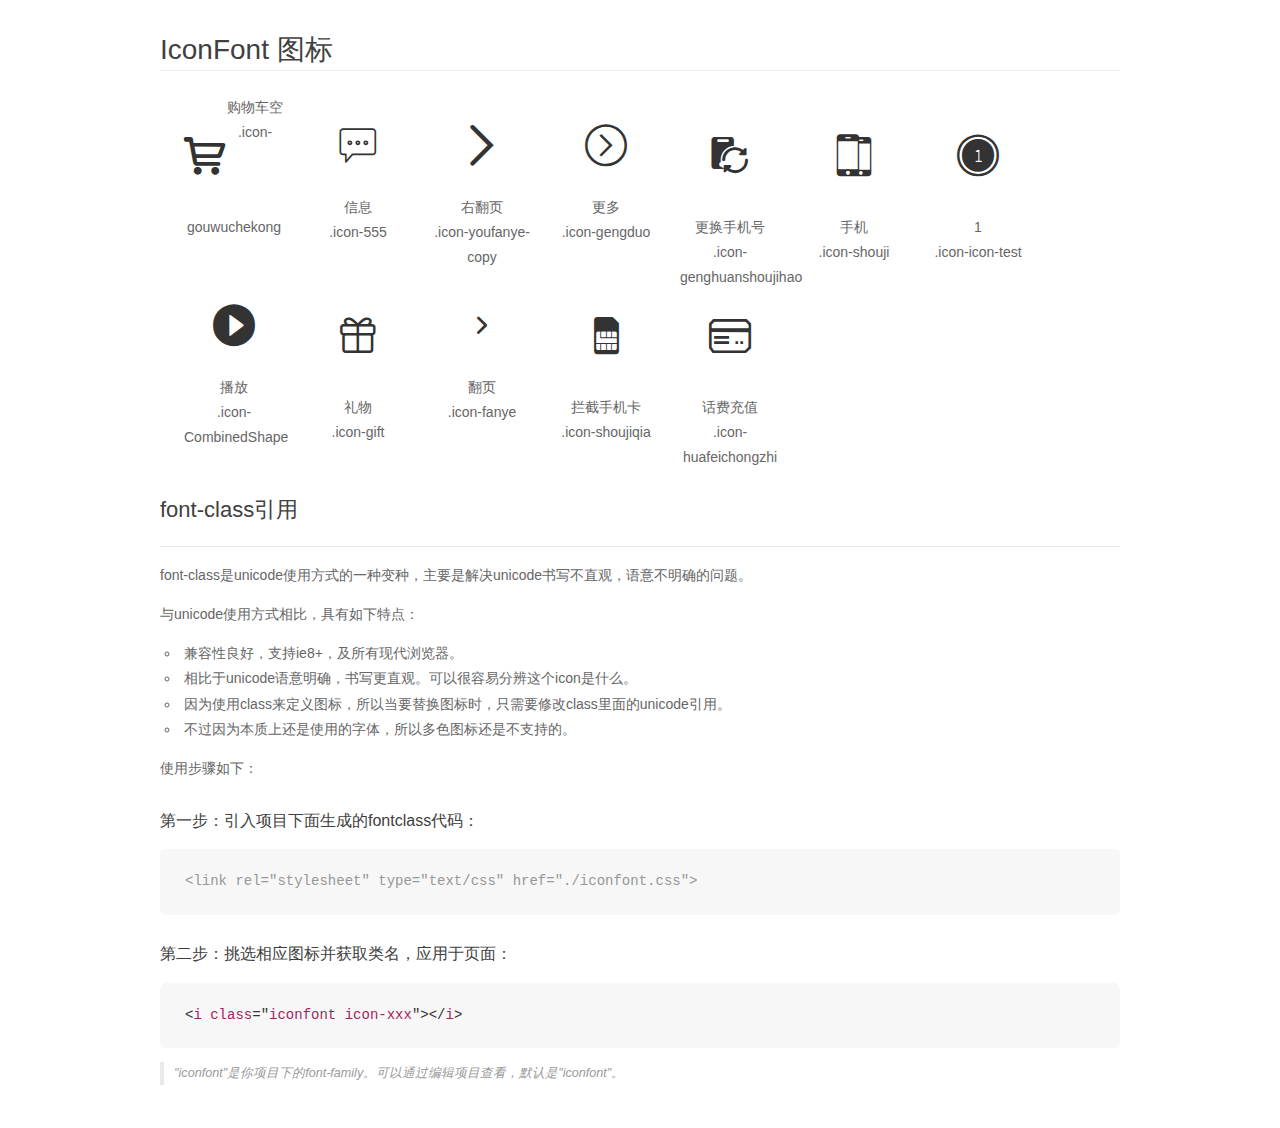
<file: iconfont/demo_fontclass.html>
<!DOCTYPE html>
<html>
<head>
    <meta charset="utf-8"/>
    <title>IconFont</title>
    <link rel="stylesheet" href="demo.css">
    <link rel="stylesheet" href="iconfont.css">
</head>
<body>
    <div class="main markdown">
        <h1>IconFont 图标</h1>
        <ul class="icon_lists clear">
            
                <li>
                <i class="icon iconfont icon-gouwuchekong"></i>
                    <div class="name">购物车空</div>
                    <div class="fontclass">.icon-gouwuchekong</div>
                </li>
            
                <li>
                <i class="icon iconfont icon-555"></i>
                    <div class="name">信息</div>
                    <div class="fontclass">.icon-555</div>
                </li>
            
                <li>
                <i class="icon iconfont icon-youfanye-copy"></i>
                    <div class="name">右翻页</div>
                    <div class="fontclass">.icon-youfanye-copy</div>
                </li>
            
                <li>
                <i class="icon iconfont icon-gengduo"></i>
                    <div class="name">更多</div>
                    <div class="fontclass">.icon-gengduo</div>
                </li>
            
                <li>
                <i class="icon iconfont icon-genghuanshoujihao"></i>
                    <div class="name">更换手机号</div>
                    <div class="fontclass">.icon-genghuanshoujihao</div>
                </li>
            
                <li>
                <i class="icon iconfont icon-shouji"></i>
                    <div class="name">手机</div>
                    <div class="fontclass">.icon-shouji</div>
                </li>
            
                <li>
                <i class="icon iconfont icon-icon-test"></i>
                    <div class="name">1</div>
                    <div class="fontclass">.icon-icon-test</div>
                </li>
            
                <li>
                <i class="icon iconfont icon-CombinedShape"></i>
                    <div class="name">播放</div>
                    <div class="fontclass">.icon-CombinedShape</div>
                </li>
            
                <li>
                <i class="icon iconfont icon-gift"></i>
                    <div class="name">礼物</div>
                    <div class="fontclass">.icon-gift</div>
                </li>
            
                <li>
                <i class="icon iconfont icon-fanye"></i>
                    <div class="name">翻页</div>
                    <div class="fontclass">.icon-fanye</div>
                </li>
            
                <li>
                <i class="icon iconfont icon-shoujiqia"></i>
                    <div class="name">拦截手机卡</div>
                    <div class="fontclass">.icon-shoujiqia</div>
                </li>
            
                <li>
                <i class="icon iconfont icon-huafeichongzhi"></i>
                    <div class="name">话费充值</div>
                    <div class="fontclass">.icon-huafeichongzhi</div>
                </li>
            
        </ul>

        <h2 id="font-class-">font-class引用</h2>
        <hr>

        <p>font-class是unicode使用方式的一种变种，主要是解决unicode书写不直观，语意不明确的问题。</p>
        <p>与unicode使用方式相比，具有如下特点：</p>
        <ul>
        <li>兼容性良好，支持ie8+，及所有现代浏览器。</li>
        <li>相比于unicode语意明确，书写更直观。可以很容易分辨这个icon是什么。</li>
        <li>因为使用class来定义图标，所以当要替换图标时，只需要修改class里面的unicode引用。</li>
        <li>不过因为本质上还是使用的字体，所以多色图标还是不支持的。</li>
        </ul>
        <p>使用步骤如下：</p>
        <h3 id="-fontclass-">第一步：引入项目下面生成的fontclass代码：</h3>


        <pre><code class="lang-js hljs javascript"><span class="hljs-comment">&lt;link rel="stylesheet" type="text/css" href="./iconfont.css"&gt;</span></code></pre>
        <h3 id="-">第二步：挑选相应图标并获取类名，应用于页面：</h3>
        <pre><code class="lang-css hljs">&lt;<span class="hljs-selector-tag">i</span> <span class="hljs-selector-tag">class</span>="<span class="hljs-selector-tag">iconfont</span> <span class="hljs-selector-tag">icon-xxx</span>"&gt;&lt;/<span class="hljs-selector-tag">i</span>&gt;</code></pre>
        <blockquote>
        <p>"iconfont"是你项目下的font-family。可以通过编辑项目查看，默认是"iconfont"。</p>
        </blockquote>
    </div>
</body>
</html>
</file>
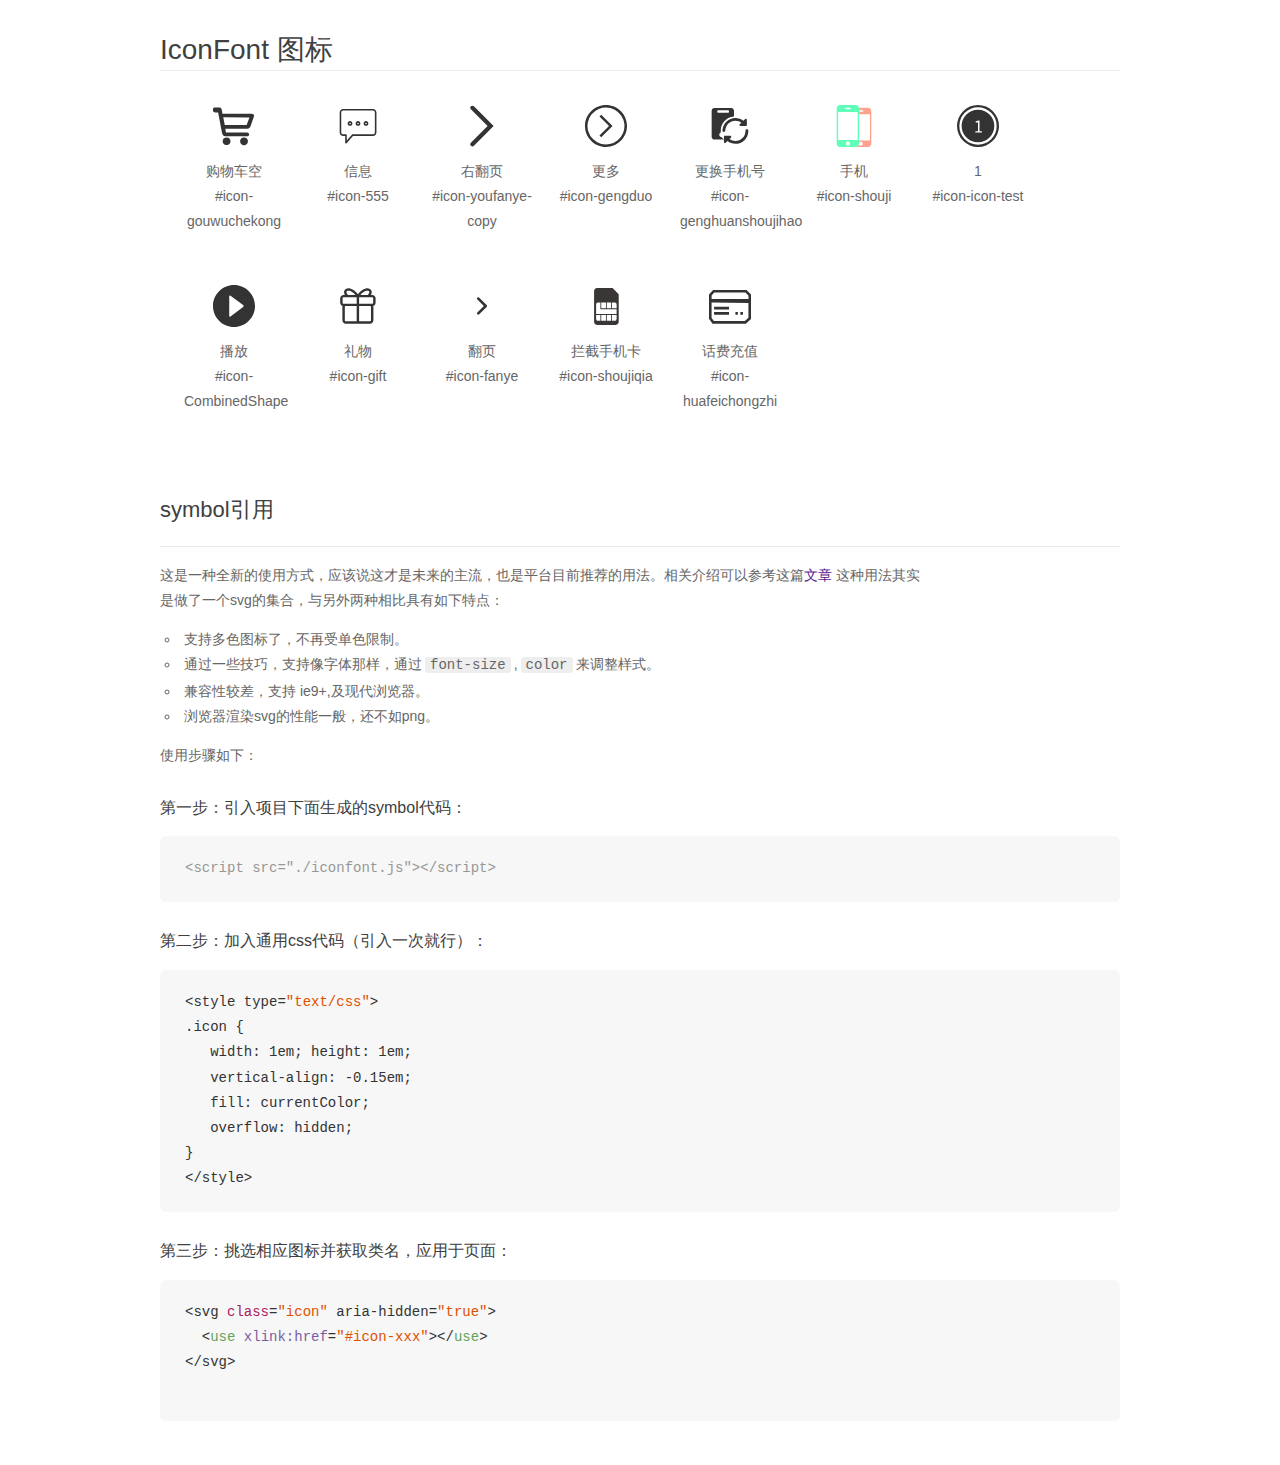
<file: iconfont/demo_symbol.html>
<!DOCTYPE html>
<html>
<head>
    <meta charset="utf-8"/>
    <title>IconFont</title>
    <link rel="stylesheet" href="demo.css">
    <script src="iconfont.js"></script>

    <style type="text/css">
        .icon {
          /* 通过设置 font-size 来改变图标大小 */
          width: 1em; height: 1em;
          /* 图标和文字相邻时，垂直对齐 */
          vertical-align: -0.15em;
          /* 通过设置 color 来改变 SVG 的颜色/fill */
          fill: currentColor;
          /* path 和 stroke 溢出 viewBox 部分在 IE 下会显示
             normalize.css 中也包含这行 */
          overflow: hidden;
        }

    </style>
</head>
<body>
    <div class="main markdown">
        <h1>IconFont 图标</h1>
        <ul class="icon_lists clear">
            
                <li>
                    <svg class="icon" aria-hidden="true">
                        <use xlink:href="#icon-gouwuchekong"></use>
                    </svg>
                    <div class="name">购物车空</div>
                    <div class="fontclass">#icon-gouwuchekong</div>
                </li>
            
                <li>
                    <svg class="icon" aria-hidden="true">
                        <use xlink:href="#icon-555"></use>
                    </svg>
                    <div class="name">信息</div>
                    <div class="fontclass">#icon-555</div>
                </li>
            
                <li>
                    <svg class="icon" aria-hidden="true">
                        <use xlink:href="#icon-youfanye-copy"></use>
                    </svg>
                    <div class="name">右翻页</div>
                    <div class="fontclass">#icon-youfanye-copy</div>
                </li>
            
                <li>
                    <svg class="icon" aria-hidden="true">
                        <use xlink:href="#icon-gengduo"></use>
                    </svg>
                    <div class="name">更多</div>
                    <div class="fontclass">#icon-gengduo</div>
                </li>
            
                <li>
                    <svg class="icon" aria-hidden="true">
                        <use xlink:href="#icon-genghuanshoujihao"></use>
                    </svg>
                    <div class="name">更换手机号</div>
                    <div class="fontclass">#icon-genghuanshoujihao</div>
                </li>
            
                <li>
                    <svg class="icon" aria-hidden="true">
                        <use xlink:href="#icon-shouji"></use>
                    </svg>
                    <div class="name">手机</div>
                    <div class="fontclass">#icon-shouji</div>
                </li>
            
                <li>
                    <svg class="icon" aria-hidden="true">
                        <use xlink:href="#icon-icon-test"></use>
                    </svg>
                    <div class="name">1</div>
                    <div class="fontclass">#icon-icon-test</div>
                </li>
            
                <li>
                    <svg class="icon" aria-hidden="true">
                        <use xlink:href="#icon-CombinedShape"></use>
                    </svg>
                    <div class="name">播放</div>
                    <div class="fontclass">#icon-CombinedShape</div>
                </li>
            
                <li>
                    <svg class="icon" aria-hidden="true">
                        <use xlink:href="#icon-gift"></use>
                    </svg>
                    <div class="name">礼物</div>
                    <div class="fontclass">#icon-gift</div>
                </li>
            
                <li>
                    <svg class="icon" aria-hidden="true">
                        <use xlink:href="#icon-fanye"></use>
                    </svg>
                    <div class="name">翻页</div>
                    <div class="fontclass">#icon-fanye</div>
                </li>
            
                <li>
                    <svg class="icon" aria-hidden="true">
                        <use xlink:href="#icon-shoujiqia"></use>
                    </svg>
                    <div class="name">拦截手机卡</div>
                    <div class="fontclass">#icon-shoujiqia</div>
                </li>
            
                <li>
                    <svg class="icon" aria-hidden="true">
                        <use xlink:href="#icon-huafeichongzhi"></use>
                    </svg>
                    <div class="name">话费充值</div>
                    <div class="fontclass">#icon-huafeichongzhi</div>
                </li>
            
        </ul>


        <h2 id="symbol-">symbol引用</h2>
        <hr>

        <p>这是一种全新的使用方式，应该说这才是未来的主流，也是平台目前推荐的用法。相关介绍可以参考这篇<a href="">文章</a>
        这种用法其实是做了一个svg的集合，与另外两种相比具有如下特点：</p>
        <ul>
          <li>支持多色图标了，不再受单色限制。</li>
          <li>通过一些技巧，支持像字体那样，通过<code>font-size</code>,<code>color</code>来调整样式。</li>
          <li>兼容性较差，支持 ie9+,及现代浏览器。</li>
          <li>浏览器渲染svg的性能一般，还不如png。</li>
        </ul>
        <p>使用步骤如下：</p>
        <h3 id="-symbol-">第一步：引入项目下面生成的symbol代码：</h3>
        <pre><code class="lang-js hljs javascript"><span class="hljs-comment">&lt;script src="./iconfont.js"&gt;&lt;/script&gt;</span></code></pre>
        <h3 id="-css-">第二步：加入通用css代码（引入一次就行）：</h3>
        <pre><code class="lang-js hljs javascript">&lt;style type=<span class="hljs-string">"text/css"</span>&gt;
.icon {
   width: <span class="hljs-number">1</span>em; height: <span class="hljs-number">1</span>em;
   vertical-align: <span class="hljs-number">-0.15</span>em;
   fill: currentColor;
   overflow: hidden;
}
&lt;<span class="hljs-regexp">/style&gt;</span></code></pre>
        <h3 id="-">第三步：挑选相应图标并获取类名，应用于页面：</h3>
        <pre><code class="lang-js hljs javascript">&lt;svg <span class="hljs-class"><span class="hljs-keyword">class</span></span>=<span class="hljs-string">"icon"</span> aria-hidden=<span class="hljs-string">"true"</span>&gt;<span class="xml"><span class="hljs-tag">
  &lt;<span class="hljs-name">use</span> <span class="hljs-attr">xlink:href</span>=<span class="hljs-string">"#icon-xxx"</span>&gt;</span><span class="hljs-tag">&lt;/<span class="hljs-name">use</span>&gt;</span>
</span>&lt;<span class="hljs-regexp">/svg&gt;
        </span></code></pre>
    </div>
</body>
</html>
</file>
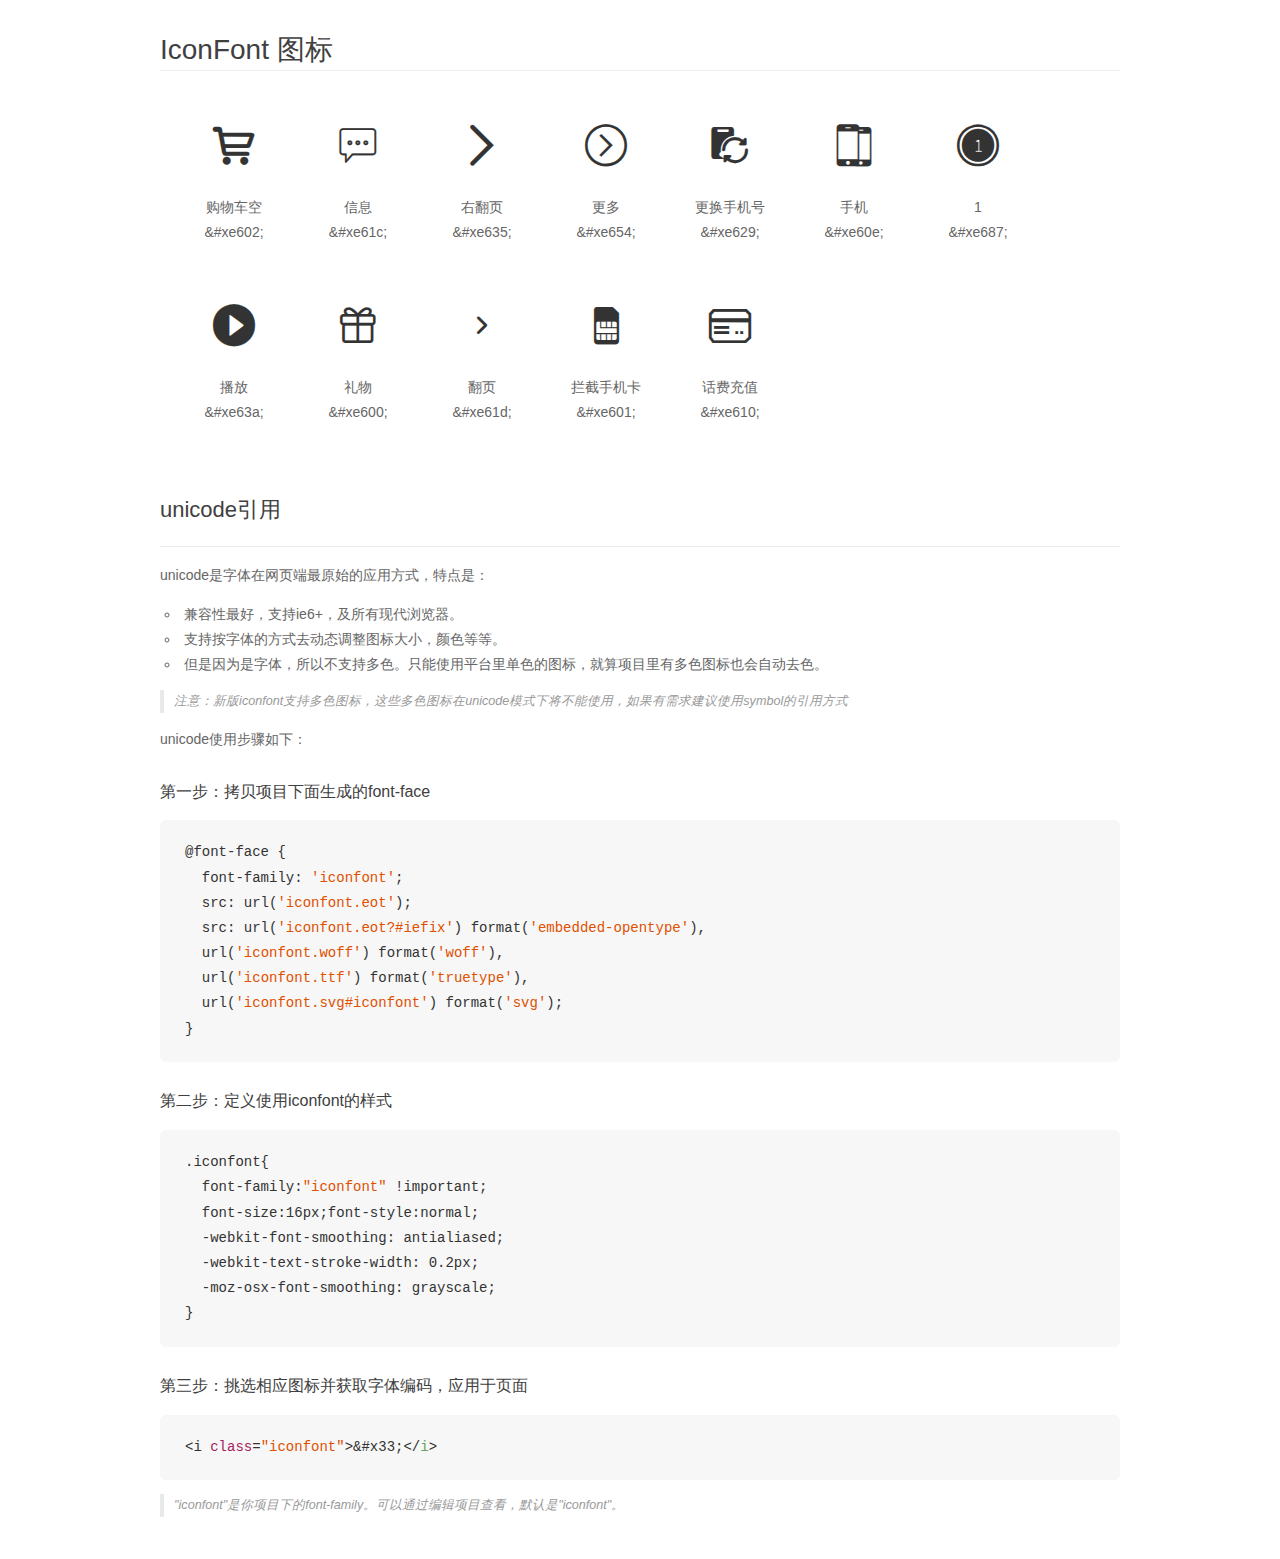
<file: iconfont/demo_unicode.html>
<!DOCTYPE html>
<html>
<head>
    <meta charset="utf-8"/>
    <title>IconFont</title>
    <link rel="stylesheet" href="demo.css">

    <style type="text/css">

        @font-face {font-family: "iconfont";
          src: url('iconfont.eot'); /* IE9*/
          src: url('iconfont.eot#iefix') format('embedded-opentype'), /* IE6-IE8 */
          url('iconfont.woff') format('woff'), /* chrome, firefox */
          url('iconfont.ttf') format('truetype'), /* chrome, firefox, opera, Safari, Android, iOS 4.2+*/
          url('iconfont.svg#iconfont') format('svg'); /* iOS 4.1- */
        }

        .iconfont {
          font-family:"iconfont" !important;
          font-size:16px;
          font-style:normal;
          -webkit-font-smoothing: antialiased;
          -webkit-text-stroke-width: 0.2px;
          -moz-osx-font-smoothing: grayscale;
        }

    </style>
</head>
<body>
    <div class="main markdown">
        <h1>IconFont 图标</h1>
        <ul class="icon_lists clear">
            
                <li>
                <i class="icon iconfont">&#xe602;</i>
                    <div class="name">购物车空</div>
                    <div class="code">&amp;#xe602;</div>
                </li>
            
                <li>
                <i class="icon iconfont">&#xe61c;</i>
                    <div class="name">信息</div>
                    <div class="code">&amp;#xe61c;</div>
                </li>
            
                <li>
                <i class="icon iconfont">&#xe635;</i>
                    <div class="name">右翻页</div>
                    <div class="code">&amp;#xe635;</div>
                </li>
            
                <li>
                <i class="icon iconfont">&#xe654;</i>
                    <div class="name">更多</div>
                    <div class="code">&amp;#xe654;</div>
                </li>
            
                <li>
                <i class="icon iconfont">&#xe629;</i>
                    <div class="name">更换手机号</div>
                    <div class="code">&amp;#xe629;</div>
                </li>
            
                <li>
                <i class="icon iconfont">&#xe60e;</i>
                    <div class="name">手机</div>
                    <div class="code">&amp;#xe60e;</div>
                </li>
            
                <li>
                <i class="icon iconfont">&#xe687;</i>
                    <div class="name">1</div>
                    <div class="code">&amp;#xe687;</div>
                </li>
            
                <li>
                <i class="icon iconfont">&#xe63a;</i>
                    <div class="name">播放</div>
                    <div class="code">&amp;#xe63a;</div>
                </li>
            
                <li>
                <i class="icon iconfont">&#xe600;</i>
                    <div class="name">礼物</div>
                    <div class="code">&amp;#xe600;</div>
                </li>
            
                <li>
                <i class="icon iconfont">&#xe61d;</i>
                    <div class="name">翻页</div>
                    <div class="code">&amp;#xe61d;</div>
                </li>
            
                <li>
                <i class="icon iconfont">&#xe601;</i>
                    <div class="name">拦截手机卡</div>
                    <div class="code">&amp;#xe601;</div>
                </li>
            
                <li>
                <i class="icon iconfont">&#xe610;</i>
                    <div class="name">话费充值</div>
                    <div class="code">&amp;#xe610;</div>
                </li>
            
        </ul>
        <h2 id="unicode-">unicode引用</h2>
        <hr>

        <p>unicode是字体在网页端最原始的应用方式，特点是：</p>
        <ul>
        <li>兼容性最好，支持ie6+，及所有现代浏览器。</li>
        <li>支持按字体的方式去动态调整图标大小，颜色等等。</li>
        <li>但是因为是字体，所以不支持多色。只能使用平台里单色的图标，就算项目里有多色图标也会自动去色。</li>
        </ul>
        <blockquote>
        <p>注意：新版iconfont支持多色图标，这些多色图标在unicode模式下将不能使用，如果有需求建议使用symbol的引用方式</p>
        </blockquote>
        <p>unicode使用步骤如下：</p>
        <h3 id="-font-face">第一步：拷贝项目下面生成的font-face</h3>
        <pre><code class="lang-js hljs javascript">@font-face {
  font-family: <span class="hljs-string">'iconfont'</span>;
  src: url(<span class="hljs-string">'iconfont.eot'</span>);
  src: url(<span class="hljs-string">'iconfont.eot?#iefix'</span>) format(<span class="hljs-string">'embedded-opentype'</span>),
  url(<span class="hljs-string">'iconfont.woff'</span>) format(<span class="hljs-string">'woff'</span>),
  url(<span class="hljs-string">'iconfont.ttf'</span>) format(<span class="hljs-string">'truetype'</span>),
  url(<span class="hljs-string">'iconfont.svg#iconfont'</span>) format(<span class="hljs-string">'svg'</span>);
}
</code></pre>
        <h3 id="-iconfont-">第二步：定义使用iconfont的样式</h3>
        <pre><code class="lang-js hljs javascript">.iconfont{
  font-family:<span class="hljs-string">"iconfont"</span> !important;
  font-size:<span class="hljs-number">16</span>px;font-style:normal;
  -webkit-font-smoothing: antialiased;
  -webkit-text-stroke-width: <span class="hljs-number">0.2</span>px;
  -moz-osx-font-smoothing: grayscale;
}
</code></pre>
        <h3 id="-">第三步：挑选相应图标并获取字体编码，应用于页面</h3>
        <pre><code class="lang-js hljs javascript">&lt;i <span class="hljs-class"><span class="hljs-keyword">class</span></span>=<span class="hljs-string">"iconfont"</span>&gt;&amp;#x33;<span class="xml"><span class="hljs-tag">&lt;/<span class="hljs-name">i</span>&gt;</span></span></code></pre>

        <blockquote>
        <p>"iconfont"是你项目下的font-family。可以通过编辑项目查看，默认是"iconfont"。</p>
        </blockquote>
    </div>


</body>
</html>
</file>
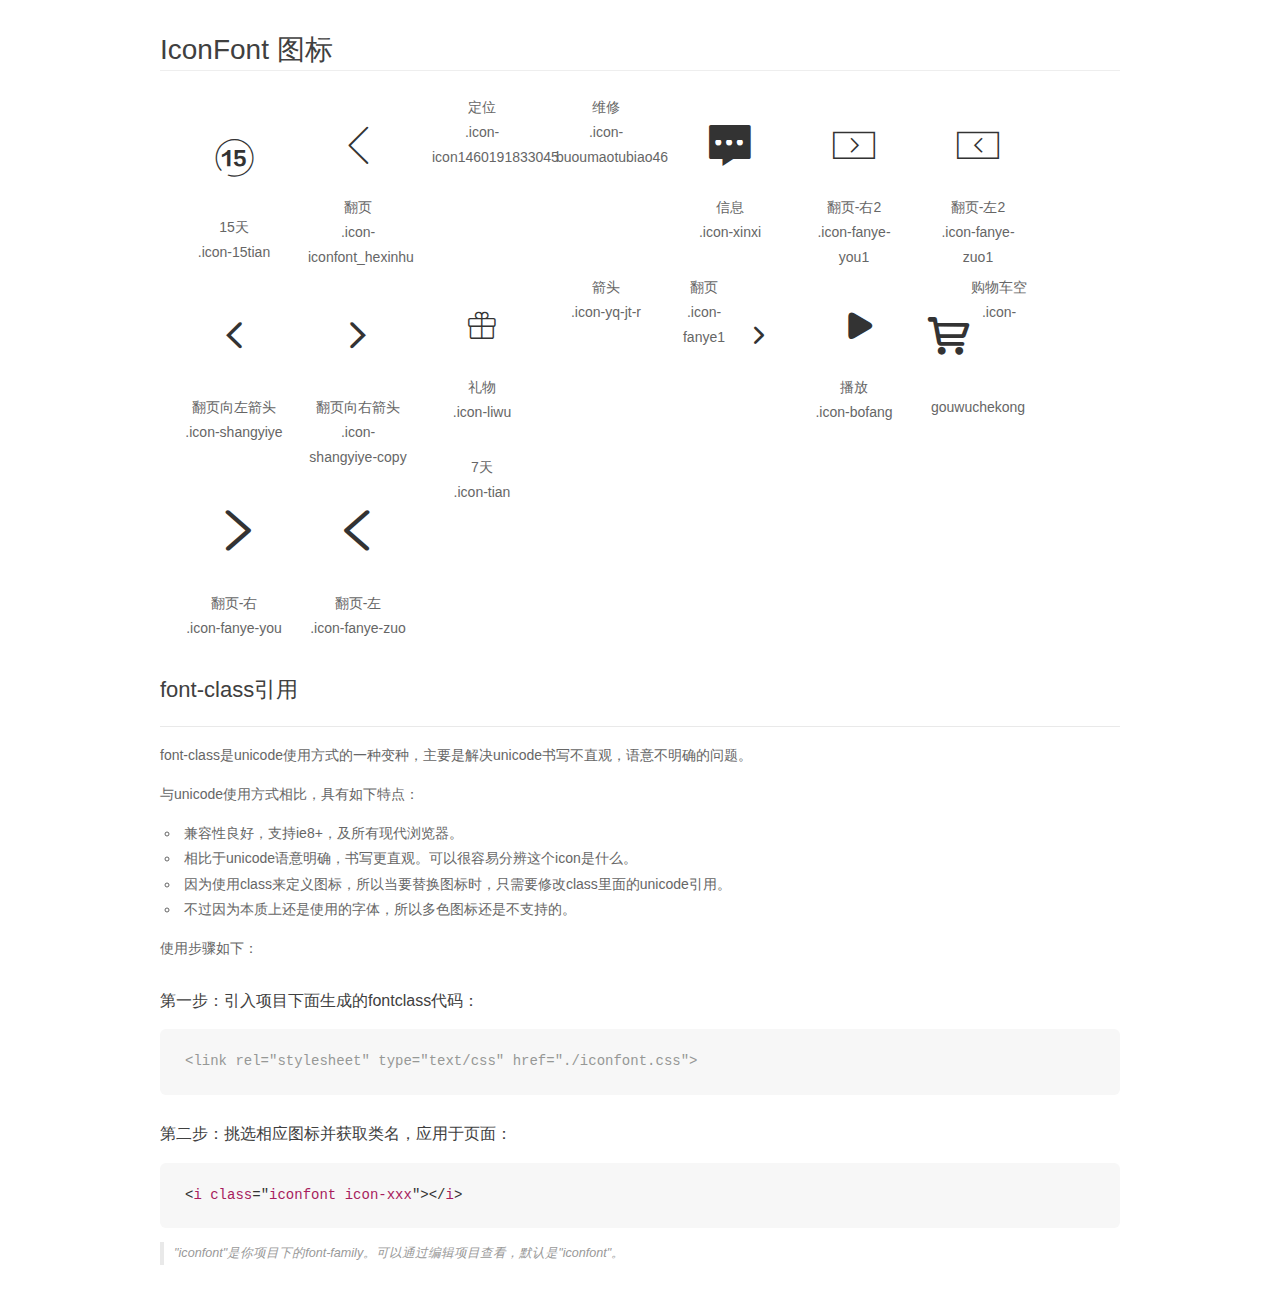
<file: iconfont1/demo_fontclass.html>
<!DOCTYPE html>
<html>
<head>
    <meta charset="utf-8"/>
    <title>IconFont</title>
    <link rel="stylesheet" href="demo.css">
    <link rel="stylesheet" href="iconfont.css">
</head>
<body>
    <div class="main markdown">
        <h1>IconFont 图标</h1>
        <ul class="icon_lists clear">
            
                <li>
                <i class="icon iconfont icon-15tian"></i>
                    <div class="name">15天</div>
                    <div class="fontclass">.icon-15tian</div>
                </li>
            
                <li>
                <i class="icon iconfont icon-iconfont_hexinhu"></i>
                    <div class="name">翻页</div>
                    <div class="fontclass">.icon-iconfont_hexinhu</div>
                </li>
            
                <li>
                <i class="icon iconfont icon-icon1460191833045"></i>
                    <div class="name">定位</div>
                    <div class="fontclass">.icon-icon1460191833045</div>
                </li>
            
                <li>
                <i class="icon iconfont icon-buoumaotubiao46"></i>
                    <div class="name">维修</div>
                    <div class="fontclass">.icon-buoumaotubiao46</div>
                </li>
            
                <li>
                <i class="icon iconfont icon-xinxi"></i>
                    <div class="name">信息</div>
                    <div class="fontclass">.icon-xinxi</div>
                </li>
            
                <li>
                <i class="icon iconfont icon-fanye-you1"></i>
                    <div class="name">翻页-右2</div>
                    <div class="fontclass">.icon-fanye-you1</div>
                </li>
            
                <li>
                <i class="icon iconfont icon-fanye-zuo1"></i>
                    <div class="name">翻页-左2</div>
                    <div class="fontclass">.icon-fanye-zuo1</div>
                </li>
            
                <li>
                <i class="icon iconfont icon-shangyiye"></i>
                    <div class="name">翻页向左箭头</div>
                    <div class="fontclass">.icon-shangyiye</div>
                </li>
            
                <li>
                <i class="icon iconfont icon-shangyiye-copy"></i>
                    <div class="name">翻页向右箭头</div>
                    <div class="fontclass">.icon-shangyiye-copy</div>
                </li>
            
                <li>
                <i class="icon iconfont icon-liwu"></i>
                    <div class="name">礼物</div>
                    <div class="fontclass">.icon-liwu</div>
                </li>
            
                <li>
                <i class="icon iconfont icon-yq-jt-r"></i>
                    <div class="name">箭头</div>
                    <div class="fontclass">.icon-yq-jt-r</div>
                </li>
            
                <li>
                <i class="icon iconfont icon-fanye1"></i>
                    <div class="name">翻页</div>
                    <div class="fontclass">.icon-fanye1</div>
                </li>
            
                <li>
                <i class="icon iconfont icon-bofang"></i>
                    <div class="name">播放</div>
                    <div class="fontclass">.icon-bofang</div>
                </li>
            
                <li>
                <i class="icon iconfont icon-gouwuchekong"></i>
                    <div class="name">购物车空</div>
                    <div class="fontclass">.icon-gouwuchekong</div>
                </li>
            
                <li>
                <i class="icon iconfont icon-fanye-you"></i>
                    <div class="name">翻页-右</div>
                    <div class="fontclass">.icon-fanye-you</div>
                </li>
            
                <li>
                <i class="icon iconfont icon-fanye-zuo"></i>
                    <div class="name">翻页-左</div>
                    <div class="fontclass">.icon-fanye-zuo</div>
                </li>
            
                <li>
                <i class="icon iconfont icon-tian"></i>
                    <div class="name">7天</div>
                    <div class="fontclass">.icon-tian</div>
                </li>
            
        </ul>

        <h2 id="font-class-">font-class引用</h2>
        <hr>

        <p>font-class是unicode使用方式的一种变种，主要是解决unicode书写不直观，语意不明确的问题。</p>
        <p>与unicode使用方式相比，具有如下特点：</p>
        <ul>
        <li>兼容性良好，支持ie8+，及所有现代浏览器。</li>
        <li>相比于unicode语意明确，书写更直观。可以很容易分辨这个icon是什么。</li>
        <li>因为使用class来定义图标，所以当要替换图标时，只需要修改class里面的unicode引用。</li>
        <li>不过因为本质上还是使用的字体，所以多色图标还是不支持的。</li>
        </ul>
        <p>使用步骤如下：</p>
        <h3 id="-fontclass-">第一步：引入项目下面生成的fontclass代码：</h3>


        <pre><code class="lang-js hljs javascript"><span class="hljs-comment">&lt;link rel="stylesheet" type="text/css" href="./iconfont.css"&gt;</span></code></pre>
        <h3 id="-">第二步：挑选相应图标并获取类名，应用于页面：</h3>
        <pre><code class="lang-css hljs">&lt;<span class="hljs-selector-tag">i</span> <span class="hljs-selector-tag">class</span>="<span class="hljs-selector-tag">iconfont</span> <span class="hljs-selector-tag">icon-xxx</span>"&gt;&lt;/<span class="hljs-selector-tag">i</span>&gt;</code></pre>
        <blockquote>
        <p>"iconfont"是你项目下的font-family。可以通过编辑项目查看，默认是"iconfont"。</p>
        </blockquote>
    </div>
</body>
</html>
</file>
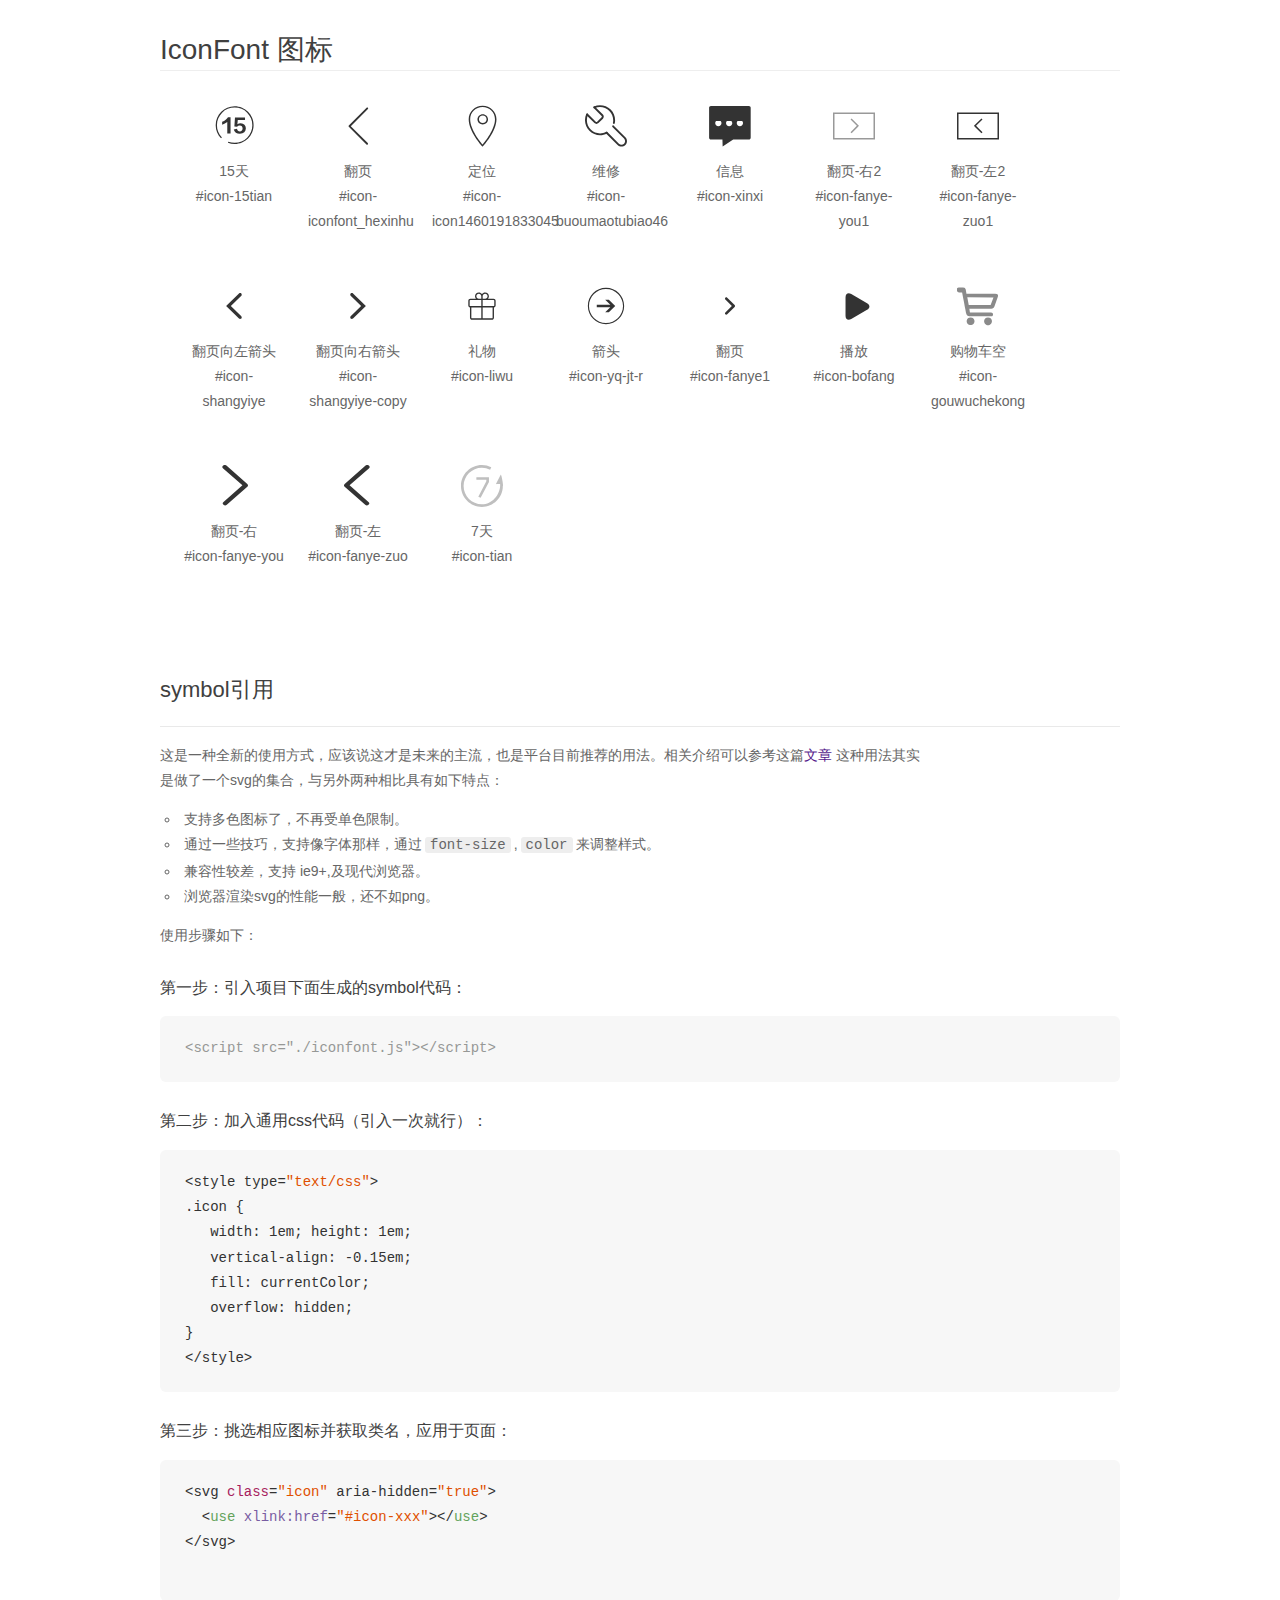
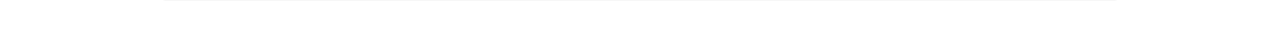
<file: iconfont1/demo_symbol.html>
<!DOCTYPE html>
<html>
<head>
    <meta charset="utf-8"/>
    <title>IconFont</title>
    <link rel="stylesheet" href="demo.css">
    <script src="iconfont.js"></script>

    <style type="text/css">
        .icon {
          /* 通过设置 font-size 来改变图标大小 */
          width: 1em; height: 1em;
          /* 图标和文字相邻时，垂直对齐 */
          vertical-align: -0.15em;
          /* 通过设置 color 来改变 SVG 的颜色/fill */
          fill: currentColor;
          /* path 和 stroke 溢出 viewBox 部分在 IE 下会显示
             normalize.css 中也包含这行 */
          overflow: hidden;
        }

    </style>
</head>
<body>
    <div class="main markdown">
        <h1>IconFont 图标</h1>
        <ul class="icon_lists clear">
            
                <li>
                    <svg class="icon" aria-hidden="true">
                        <use xlink:href="#icon-15tian"></use>
                    </svg>
                    <div class="name">15天</div>
                    <div class="fontclass">#icon-15tian</div>
                </li>
            
                <li>
                    <svg class="icon" aria-hidden="true">
                        <use xlink:href="#icon-iconfont_hexinhu"></use>
                    </svg>
                    <div class="name">翻页</div>
                    <div class="fontclass">#icon-iconfont_hexinhu</div>
                </li>
            
                <li>
                    <svg class="icon" aria-hidden="true">
                        <use xlink:href="#icon-icon1460191833045"></use>
                    </svg>
                    <div class="name">定位</div>
                    <div class="fontclass">#icon-icon1460191833045</div>
                </li>
            
                <li>
                    <svg class="icon" aria-hidden="true">
                        <use xlink:href="#icon-buoumaotubiao46"></use>
                    </svg>
                    <div class="name">维修</div>
                    <div class="fontclass">#icon-buoumaotubiao46</div>
                </li>
            
                <li>
                    <svg class="icon" aria-hidden="true">
                        <use xlink:href="#icon-xinxi"></use>
                    </svg>
                    <div class="name">信息</div>
                    <div class="fontclass">#icon-xinxi</div>
                </li>
            
                <li>
                    <svg class="icon" aria-hidden="true">
                        <use xlink:href="#icon-fanye-you1"></use>
                    </svg>
                    <div class="name">翻页-右2</div>
                    <div class="fontclass">#icon-fanye-you1</div>
                </li>
            
                <li>
                    <svg class="icon" aria-hidden="true">
                        <use xlink:href="#icon-fanye-zuo1"></use>
                    </svg>
                    <div class="name">翻页-左2</div>
                    <div class="fontclass">#icon-fanye-zuo1</div>
                </li>
            
                <li>
                    <svg class="icon" aria-hidden="true">
                        <use xlink:href="#icon-shangyiye"></use>
                    </svg>
                    <div class="name">翻页向左箭头</div>
                    <div class="fontclass">#icon-shangyiye</div>
                </li>
            
                <li>
                    <svg class="icon" aria-hidden="true">
                        <use xlink:href="#icon-shangyiye-copy"></use>
                    </svg>
                    <div class="name">翻页向右箭头</div>
                    <div class="fontclass">#icon-shangyiye-copy</div>
                </li>
            
                <li>
                    <svg class="icon" aria-hidden="true">
                        <use xlink:href="#icon-liwu"></use>
                    </svg>
                    <div class="name">礼物</div>
                    <div class="fontclass">#icon-liwu</div>
                </li>
            
                <li>
                    <svg class="icon" aria-hidden="true">
                        <use xlink:href="#icon-yq-jt-r"></use>
                    </svg>
                    <div class="name">箭头</div>
                    <div class="fontclass">#icon-yq-jt-r</div>
                </li>
            
                <li>
                    <svg class="icon" aria-hidden="true">
                        <use xlink:href="#icon-fanye1"></use>
                    </svg>
                    <div class="name">翻页</div>
                    <div class="fontclass">#icon-fanye1</div>
                </li>
            
                <li>
                    <svg class="icon" aria-hidden="true">
                        <use xlink:href="#icon-bofang"></use>
                    </svg>
                    <div class="name">播放</div>
                    <div class="fontclass">#icon-bofang</div>
                </li>
            
                <li>
                    <svg class="icon" aria-hidden="true">
                        <use xlink:href="#icon-gouwuchekong"></use>
                    </svg>
                    <div class="name">购物车空</div>
                    <div class="fontclass">#icon-gouwuchekong</div>
                </li>
            
                <li>
                    <svg class="icon" aria-hidden="true">
                        <use xlink:href="#icon-fanye-you"></use>
                    </svg>
                    <div class="name">翻页-右</div>
                    <div class="fontclass">#icon-fanye-you</div>
                </li>
            
                <li>
                    <svg class="icon" aria-hidden="true">
                        <use xlink:href="#icon-fanye-zuo"></use>
                    </svg>
                    <div class="name">翻页-左</div>
                    <div class="fontclass">#icon-fanye-zuo</div>
                </li>
            
                <li>
                    <svg class="icon" aria-hidden="true">
                        <use xlink:href="#icon-tian"></use>
                    </svg>
                    <div class="name">7天</div>
                    <div class="fontclass">#icon-tian</div>
                </li>
            
        </ul>


        <h2 id="symbol-">symbol引用</h2>
        <hr>

        <p>这是一种全新的使用方式，应该说这才是未来的主流，也是平台目前推荐的用法。相关介绍可以参考这篇<a href="">文章</a>
        这种用法其实是做了一个svg的集合，与另外两种相比具有如下特点：</p>
        <ul>
          <li>支持多色图标了，不再受单色限制。</li>
          <li>通过一些技巧，支持像字体那样，通过<code>font-size</code>,<code>color</code>来调整样式。</li>
          <li>兼容性较差，支持 ie9+,及现代浏览器。</li>
          <li>浏览器渲染svg的性能一般，还不如png。</li>
        </ul>
        <p>使用步骤如下：</p>
        <h3 id="-symbol-">第一步：引入项目下面生成的symbol代码：</h3>
        <pre><code class="lang-js hljs javascript"><span class="hljs-comment">&lt;script src="./iconfont.js"&gt;&lt;/script&gt;</span></code></pre>
        <h3 id="-css-">第二步：加入通用css代码（引入一次就行）：</h3>
        <pre><code class="lang-js hljs javascript">&lt;style type=<span class="hljs-string">"text/css"</span>&gt;
.icon {
   width: <span class="hljs-number">1</span>em; height: <span class="hljs-number">1</span>em;
   vertical-align: <span class="hljs-number">-0.15</span>em;
   fill: currentColor;
   overflow: hidden;
}
&lt;<span class="hljs-regexp">/style&gt;</span></code></pre>
        <h3 id="-">第三步：挑选相应图标并获取类名，应用于页面：</h3>
        <pre><code class="lang-js hljs javascript">&lt;svg <span class="hljs-class"><span class="hljs-keyword">class</span></span>=<span class="hljs-string">"icon"</span> aria-hidden=<span class="hljs-string">"true"</span>&gt;<span class="xml"><span class="hljs-tag">
  &lt;<span class="hljs-name">use</span> <span class="hljs-attr">xlink:href</span>=<span class="hljs-string">"#icon-xxx"</span>&gt;</span><span class="hljs-tag">&lt;/<span class="hljs-name">use</span>&gt;</span>
</span>&lt;<span class="hljs-regexp">/svg&gt;
        </span></code></pre>
    </div>
</body>
</html>
</file>
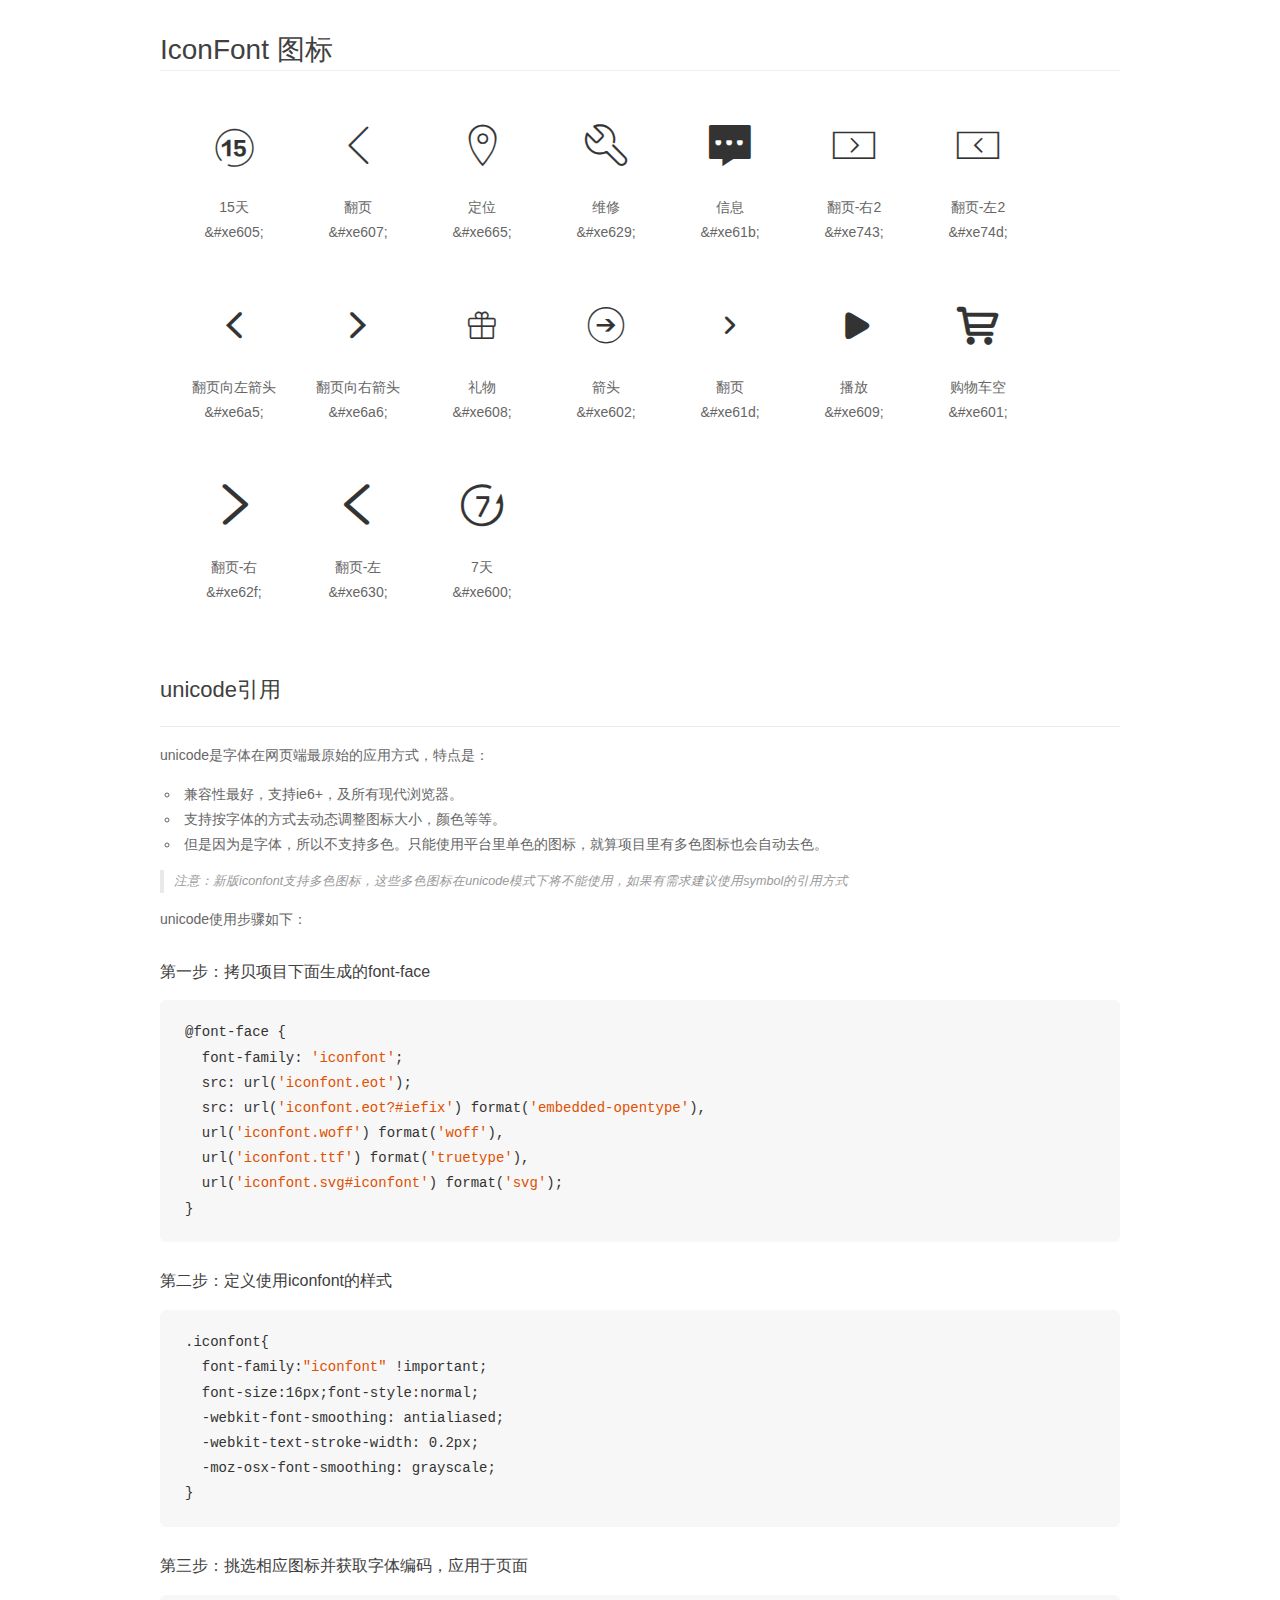
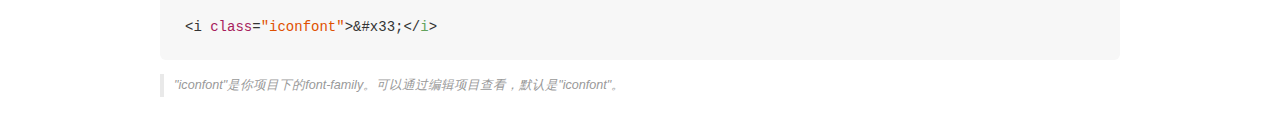
<file: iconfont1/demo_unicode.html>
<!DOCTYPE html>
<html>
<head>
    <meta charset="utf-8"/>
    <title>IconFont</title>
    <link rel="stylesheet" href="demo.css">

    <style type="text/css">

        @font-face {font-family: "iconfont";
          src: url('iconfont.eot'); /* IE9*/
          src: url('iconfont.eot#iefix') format('embedded-opentype'), /* IE6-IE8 */
          url('iconfont.woff') format('woff'), /* chrome, firefox */
          url('iconfont.ttf') format('truetype'), /* chrome, firefox, opera, Safari, Android, iOS 4.2+*/
          url('iconfont.svg#iconfont') format('svg'); /* iOS 4.1- */
        }

        .iconfont {
          font-family:"iconfont" !important;
          font-size:16px;
          font-style:normal;
          -webkit-font-smoothing: antialiased;
          -webkit-text-stroke-width: 0.2px;
          -moz-osx-font-smoothing: grayscale;
        }

    </style>
</head>
<body>
    <div class="main markdown">
        <h1>IconFont 图标</h1>
        <ul class="icon_lists clear">
            
                <li>
                <i class="icon iconfont">&#xe605;</i>
                    <div class="name">15天</div>
                    <div class="code">&amp;#xe605;</div>
                </li>
            
                <li>
                <i class="icon iconfont">&#xe607;</i>
                    <div class="name">翻页</div>
                    <div class="code">&amp;#xe607;</div>
                </li>
            
                <li>
                <i class="icon iconfont">&#xe665;</i>
                    <div class="name">定位</div>
                    <div class="code">&amp;#xe665;</div>
                </li>
            
                <li>
                <i class="icon iconfont">&#xe629;</i>
                    <div class="name">维修</div>
                    <div class="code">&amp;#xe629;</div>
                </li>
            
                <li>
                <i class="icon iconfont">&#xe61b;</i>
                    <div class="name">信息</div>
                    <div class="code">&amp;#xe61b;</div>
                </li>
            
                <li>
                <i class="icon iconfont">&#xe743;</i>
                    <div class="name">翻页-右2</div>
                    <div class="code">&amp;#xe743;</div>
                </li>
            
                <li>
                <i class="icon iconfont">&#xe74d;</i>
                    <div class="name">翻页-左2</div>
                    <div class="code">&amp;#xe74d;</div>
                </li>
            
                <li>
                <i class="icon iconfont">&#xe6a5;</i>
                    <div class="name">翻页向左箭头</div>
                    <div class="code">&amp;#xe6a5;</div>
                </li>
            
                <li>
                <i class="icon iconfont">&#xe6a6;</i>
                    <div class="name">翻页向右箭头</div>
                    <div class="code">&amp;#xe6a6;</div>
                </li>
            
                <li>
                <i class="icon iconfont">&#xe608;</i>
                    <div class="name">礼物</div>
                    <div class="code">&amp;#xe608;</div>
                </li>
            
                <li>
                <i class="icon iconfont">&#xe602;</i>
                    <div class="name">箭头</div>
                    <div class="code">&amp;#xe602;</div>
                </li>
            
                <li>
                <i class="icon iconfont">&#xe61d;</i>
                    <div class="name">翻页</div>
                    <div class="code">&amp;#xe61d;</div>
                </li>
            
                <li>
                <i class="icon iconfont">&#xe609;</i>
                    <div class="name">播放</div>
                    <div class="code">&amp;#xe609;</div>
                </li>
            
                <li>
                <i class="icon iconfont">&#xe601;</i>
                    <div class="name">购物车空</div>
                    <div class="code">&amp;#xe601;</div>
                </li>
            
                <li>
                <i class="icon iconfont">&#xe62f;</i>
                    <div class="name">翻页-右</div>
                    <div class="code">&amp;#xe62f;</div>
                </li>
            
                <li>
                <i class="icon iconfont">&#xe630;</i>
                    <div class="name">翻页-左</div>
                    <div class="code">&amp;#xe630;</div>
                </li>
            
                <li>
                <i class="icon iconfont">&#xe600;</i>
                    <div class="name">7天</div>
                    <div class="code">&amp;#xe600;</div>
                </li>
            
        </ul>
        <h2 id="unicode-">unicode引用</h2>
        <hr>

        <p>unicode是字体在网页端最原始的应用方式，特点是：</p>
        <ul>
        <li>兼容性最好，支持ie6+，及所有现代浏览器。</li>
        <li>支持按字体的方式去动态调整图标大小，颜色等等。</li>
        <li>但是因为是字体，所以不支持多色。只能使用平台里单色的图标，就算项目里有多色图标也会自动去色。</li>
        </ul>
        <blockquote>
        <p>注意：新版iconfont支持多色图标，这些多色图标在unicode模式下将不能使用，如果有需求建议使用symbol的引用方式</p>
        </blockquote>
        <p>unicode使用步骤如下：</p>
        <h3 id="-font-face">第一步：拷贝项目下面生成的font-face</h3>
        <pre><code class="lang-js hljs javascript">@font-face {
  font-family: <span class="hljs-string">'iconfont'</span>;
  src: url(<span class="hljs-string">'iconfont.eot'</span>);
  src: url(<span class="hljs-string">'iconfont.eot?#iefix'</span>) format(<span class="hljs-string">'embedded-opentype'</span>),
  url(<span class="hljs-string">'iconfont.woff'</span>) format(<span class="hljs-string">'woff'</span>),
  url(<span class="hljs-string">'iconfont.ttf'</span>) format(<span class="hljs-string">'truetype'</span>),
  url(<span class="hljs-string">'iconfont.svg#iconfont'</span>) format(<span class="hljs-string">'svg'</span>);
}
</code></pre>
        <h3 id="-iconfont-">第二步：定义使用iconfont的样式</h3>
        <pre><code class="lang-js hljs javascript">.iconfont{
  font-family:<span class="hljs-string">"iconfont"</span> !important;
  font-size:<span class="hljs-number">16</span>px;font-style:normal;
  -webkit-font-smoothing: antialiased;
  -webkit-text-stroke-width: <span class="hljs-number">0.2</span>px;
  -moz-osx-font-smoothing: grayscale;
}
</code></pre>
        <h3 id="-">第三步：挑选相应图标并获取字体编码，应用于页面</h3>
        <pre><code class="lang-js hljs javascript">&lt;i <span class="hljs-class"><span class="hljs-keyword">class</span></span>=<span class="hljs-string">"iconfont"</span>&gt;&amp;#x33;<span class="xml"><span class="hljs-tag">&lt;/<span class="hljs-name">i</span>&gt;</span></span></code></pre>

        <blockquote>
        <p>"iconfont"是你项目下的font-family。可以通过编辑项目查看，默认是"iconfont"。</p>
        </blockquote>
    </div>


</body>
</html>
</file>
<file: css/index.css>
@import url('base.css');
header{
	width: 100%;
	height: 40px;
	background: #333333;
}
main{
	width: 1226px;
	height: 100%;
	background:#333333;
	margin: 0 auto;
	position: relative;
}
/* body{
	background: #f5f5f5;
} */
/* 左 */
.main-left{
	width: 610px;
	height: 40px;
	background: #333333;
	float: left;
}
.main-left li{
	float: left;
}
.main-left li a{
	line-height:40px;
	font-size: 12px;
	color: #B0B0B0;
	padding-left: 8px;
	padding-right: 9px;
	border-right: 1px solid #424242;
}
.main-left li a:hover{
	color: #fff;
}
.main-left .first{
	padding-left: 0;
}
.main-left .last{
	padding-right: 0;
	border-right:0;
}

/* 右 */
.main-right{
	width: 278px;
	height: 40px;
	background:#333333;
	float: right;
}
.log li{
	float: left;
}
.log li a{
	line-height:40px;
	font-size: 12px;
	color: #B0B0B0;
	padding-left: 8px;
	padding-right: 9px;
	border-right: 1px solid #424242;
}
.log li a:hover{
	color: #fff;
}
.log .log-first{
	padding-left: 0;
}
.log .log-last{
	border-right:none;
}
.buy-box{
	width: 120px;
	height: 40px;
	background: #454545;
	line-height:40px;	
	float: right;
	color: #B0B0B0;
	text-align: right;
	/* overflow: hidden; */
}
.buy-box:hover{
	background: #FFFFFF;
	color: #FF6700;
}
.buy{
	float: left;
	color: #B0B0B0;
	font-size: 12px;
	margin-left: 5px;
}
.buy:hover{
	color: #FF6700;
}
.buy-chu{
	width: 300px;
	height: 98px;
	background: #fff;
	box-shadow:1px 0px 15px 1px rgb(238,238,238);
	position: absolute;
	right: 0;
	top: 40px;
	float: left;
	color: #B0B0B0;
	font-size: 18px;
	line-height:100px;	
	text-align: center;
	/* opacity: 0; */
	display: none;
	z-index: 999;
}

/* 导航 */
section.nav{
	width: 100%;
	height: 100px;
	background:#ffffff;
	margin: 0 auto;
	position: relative;
}
.logo{
	width: 55px;
	height: 55px;
	float: left;
	background: url('../img/logo.png') no-repeat center center;
	margin-top: 22px;
	margin-left: 62px;
}
.nav-center{
	width: 634px;
	height: 100px;
	background:#ffffff;
	float: left;
	margin-left: 170px;
}
.nav-zi li{
	float: left;
}
.nav-zi li a{
	font-size: 16px;
	color: #333333;
	line-height: 100px;
	padding-right: 20px;
}
.nav-zi li a:hover{
	color: #FF6700;
}
.nav-zi .zi-last{
	padding-right: 0;
}
.search{
	width: 294px;
	height: 100px;
	background: #ffffff;
	float: left;
	margin-left: 73px;
}
.search-left{
	width: 242px;
	height: 48px;
	/* background: yellow; */
	float: left;
	position: relative;
}
.search-right{
	width: 48px;
	height: 48px;
	float: right;
	background: url('../img/search.png') no-repeat center center;
}
.search-right:hover{
	background: url('../img/search.jpg') no-repeat center center;
}
.search-left,.search-right{
	margin-top: 26px;
	border: 1px solid #E0E0E0;
}
.search-left input{
	width: 242px;
	height: 48px;
	border: 0;
}
.search-left input:focus{
	outline: none;
}
.text1{
	width: 53px;
	height: 18px;
	/* margin-left: 90px; */
	position: absolute;
	left: 90px;top: 3px;
}
.text2{
	width: 80px;
	height: 18px;
	/* margin-left: 5px; */
	position: absolute;
	top: 3px;right:0;
}
.text1,.text2{
	display: block;
	background: #eeeeee; 
	margin-top: 15px;
	float: left;
	font-size: 12px;
	color: #757575;
	line-height: 18px;
	padding-left: 5px;
}
.text1:hover{
	background: #FF6700;
}
.text2:hover{
	background: #FF6700;
}
.nav-chu{
	width: 100%;
	height: 200px;
	float: left;
	position: absolute;
	top: 70px;
	left: 0;
	z-index: 999;
	background:#fff;
	display: none;
	border-top: 1px solid #F2F2F2;
	border-bottom: 2px solid #F2F2F2;
	
}
/* 导航结束 */


/* 轮播开始 */
.banner{
	width: 1226px;
	height: 460px;
	background: pink;
	margin: 0 auto;
	position: relative;
}
.banner-bottom{
	width: 1226px;
	height: 460px;
	position: relative;
	overflow: hidden;
}
.banner-bottom li{
	width: 1226px;
	height: 460px;
	float: left;
	left: 100%;
	top: 0;
	position: absolute;
	display:block;
}
.banner-bottom li:first-child{
	/* display: block; */
	left: 0;
}
/* .banner-bottom{
	background: url("../img/b6.jpg") no-repeat center;
	background-size: 100% 100%;
} */
.banner-bottom li img{
	width: 1226px;
	height: 460px;
}
.left-direct{
	background: url('../img/icon-slides.png') no-repeat -94px -21px;
	left: 243px;
} 
.left-direct:hover{
	width: 41px;
	height: 69px;
	background: url('../img/icon-slides.png') no-repeat 0px 0px;
	left: 234px;
}
.right-direct{
	background: url('../img/icon-slides.png') no-repeat -139px -21px;
	right: 11px;
}
.right-direct:hover{
	width: 41px;
	height: 69px;
	background: url('../img/icon-slides.png') no-repeat -42px 0px;
	right: 0;
}
.left-direct,.right-direct{
	width: 16px;
	height: 28px;
	top: 0;
	bottom: 0;
	margin-bottom: auto;
	margin-top:auto;
	position: absolute;
}
.dian{
	width: 134px;
	height: 10px;
	/* background: yellow; */
	right: 35px;
	bottom: 25px;
	position: absolute;
}
.quan{
	display: block;
	width: 10px;
	height:10px;
	background: gray;
	float: left;
	margin-right: 10px;
	border-radius:50%;
	/* border: 2px solid #4e4e53;  */
}
.quan:hover{
	background: gray;
}
.quan-first{
	background: #fff;
}
.quan:hover{
	background: #fff;
}
.quan-last{
	margin-right: 0;
}
.beside{
	width: 234px;
	height: 420px;
	background: rgba(14, 15, 19, 0.5);
	top: 0;
	left: 0;
	position: absolute;
	padding-top: 20px;
	padding-bottom: 20px;
}
.beside-li{
	width: 234px;
	height: 420px;
}
.beside-zi{
	width: 234px;
	height: 42px;
	font-size: 14px;
	color: #FFD7BC;
	line-height: 42px;
}
.beside-zi:hover{
	background: #ff6700;
}
.zi{
	float: left;
}
.beside-zi a{
	display: block;
	color: #FFD7BC;
	margin-left: 30px; 
}
.beside-direct{
	float: right;
	padding-right: 24px;
}
.beside-right{
	width: 700px;
	/* width: 992px; */
	height: 100%;
	background: #0085d0;
	left: 234px;
	top: 0;
	position: absolute;
	display: none;
}

/* 轮播结束 */


.four-tu{
	width: 1226px;
	height: 170px;
	background:#ffffff;
	margin: 0 auto;
	margin-top: 14px;
}
.four-first{
	width: 234px;
	height: 170px;
	background:#5f5750;
	float: left;
	margin-right: 14px;
	overflow: hidden;
}
.xiaotu{
	display: block;
	width:226px;
	height: 150px;
	/* background: red; */
	margin-left: 4px;
	margin-top: 9px;
}
.xiaotu-top{
	width:227px;
	height: 100%;
}
.xiaotu-top li{
	width:75px;
	height: 75px;
	/* background: blue; */
	float: left ;
}
.ban-tiao{
	width: 1px;
	height:64px;
	background: #665e57;
	float: left;
	margin-top: 6px;
}
.hen-tiao{
	width: 62px;
	height: 1px;
	background: #665e57;
	float: left;
	margin-left: 5px;
}
.hen-tiao1{
	margin-left: 14px;
}
.a-zi{
	font-size: 13px;
	color:#bfbeba;
	text-align: center;
	margin-top: 5px;
}
/* .icon-shouji,.icon-gift,.icon-icon-test,.icon-genghuanshoujihao,
.icon-huafeichongzhi,.icon-shoujiqia */
.xiaotu-top li:hover .icon-shouji{
	color: #fff;
}
.xiaotu-top li:hover .icon-gift{
	color: #fff;
}
.xiaotu-top li:hover .icon-icon-test{
	color: #fff;
}
.xiaotu-top li:hover .icon-genghuanshoujihao{
	color: #fff;
}
.xiaotu-top li:hover .icon-huafeichongzhi{
	color: #fff;
}
.xiaotu-top li:hover .icon-shoujiqia{
	color: #fff;
}

.xiaotu-top li:hover .a-zi{
	color: #fff;
}


.four-two,.four-thr,.four-last{
	display: block;
	width: 316px;
	height: 170px;
	background: blue;
	float: left;
	margin-right: 15px;
	transition: all 0.3s;
}
.four-two{
	background: url('../img/blue.jpg') no-repeat center center;
	background-size: 316px 170px;
}
.four-thr{
	background: url('../img/pink.jpg') no-repeat center center;
	background-size: 316px 170px;
}
.four-four{
	margin-right:0;
	background: url('../img/yellow.jpg') no-repeat center center;
	background-size: 316px 170px;
}
.four-two:hover{
	box-shadow: 5px 5px 20px 5px rgba(204, 195, 198, 0.5);
}
.four-four:hover{
	box-shadow: 5px 5px 20px 5px rgba(204, 195, 198, 0.5);
}
.four-thr:hover{
	box-shadow: 5px 5px 20px 5px rgba(204, 195, 198, 0.5);
}
/* 四张图结束 */

/* 家电开始 */
.gray{
	width: 100%;
	height:3580px;
	background: #f5f5f5;
}
.jiadian{
	width: 1226px;
	height: 732px;
	background:#f5f5f5;
	margin: 0 auto; 
	overflow: hidden;
	margin-top: 50px;
	/* position: relative; */
}
.jiadian1{

	height:650px;
}
.jiadian-zi{
	margin-top: 59px;
}
.jiadian-zi,.jiadian-wenzi{
	width: 1226px;
	height: 59px;
	background:#f5f5f5;
	position: relative;
}
.jiadian-zi-left{
	width: 88px;
	height: 59px;
	font-size: 22px;
	line-height:59px;
	float: left;
}
.jiadian-right{
	width: 91px;
	height: 20px;
	top: 23px;
	right: 0;
	float: right;
	position: absolute;
	font-size: 15px;
	line-height: 20px;
}
.jiadian-zi-right1{
	display: block;
	width: 20px;
	height: 20px;
	border-radius: 50%;
	background:#b0b0b0;
	float: right;
}
.jiadian-zi-left,.jiadian-right{
	display: block;
	background:#f5f5f5;
	color: #333333;
}
.datu,.datu1{
	width: 234px;
	/* height: 614px; */
	background: #fff;
	float: left;
	transition: all 0.8s;
}
/* .datu{
	margin-top: 59px;
} */
.datu:hover{
	box-shadow: 5px 5px 20px 5px rgba(204, 195, 198, 0.5);
	transform: translateY(-2.5px);
}
img{
	display: block;
	width: 100%;
	height: 100%;
}
.nine-pic,.nine-pic1{
	width: 978px;
	height: 614px;
	background: pink;
	position: absolute;
	right: 60px;
}
/* .nine-pic{
	top: 118px;
} */
.picture{
	width: 978px;
	height: 614px;
	background:#f5f5f5;
}
.picture-1,.picture-3{
	width: 234px;
	height: 300px;
	background: #fff;
	float: left;
	margin-right: 14px;
	transition: all 0.8s;
	overflow: hidden;
	position: relative;
}
.picture-1-1{
	margin-right:0;
}
.picture-2{
	margin-top: 14px;
	margin-right: 14px;
}
.picture-1:hover{
	transform: translateY(-2.5px);
	box-shadow: 5px 5px 20px 3px rgba(204, 195, 198, 1);
}
.tupian{
	width: 140px;
	height: 140px;
	display: block;
	margin-top: 30px;
	margin-left: 47px;
	overflow: hidden;
	position: relative;
	overflow: hidden;
}
.tupian-zi-1{
	display: block;
	width: 234px;
	height: 14px;
	background:#fff;
	color: #353533;
	margin-top:30px;
	line-height: 14px;
}
.tupian-zi-2{
	display: block;
	width: 234px;
	height: 14px;
	background:#fff;
	color: #B0B0B0;
	margin-top: 7px;
	line-height: 14px;
}
.tupian-zi-1,.tupian-zi-2,.hong-zi,.hui-zi{
	font-size: 12px;
	text-align: center;
}
.price{
	width: 94px;
	height: 13px;
	background:#fff;
	margin-top: 18px;
	margin-left: 70px;
}
.hong-zi,.hui-zi{
	line-height: 13px;
}
.hong-zi{
	color: #FF6700;
	float: left;
}
.hui-zi{
	color: #B0B0B0;
	float: right;
	text-decoration: line-through;
}
.orange-tiao{
	width: 232px;
	height: 74px;
	background: #ff6801;
	border: 1px solid #C77644;
	margin-top: 43px;
	left: 0;
	bottom: -76px;
	position: absolute;
	transition: all 0.3s;
}
.orange-tiao1,.orange-tiao2{
	display: block;
	font-size: 12px;
	color: #FFC299;
	/* text-align: center; */
	margin-top: 10px;
	margin-left: 33px;
}
.orange-tiao1::first-line{
	color: #fff;
}
.picture-3{
	width: 234px;
	height: 300px;
	margin-top: 14px;
	background:#f5f5f5;
	position: relative;
}
.picture-1:hover .orange-tiao{
	bottom: 0;
}
.picture-top,.picture-bottom{
	width: 234px;
	height: 143px;
	background: #fff;
	overflow: hidden;
	transition: all 0.3s;
}
.picture-bottom{
	margin-top: 14px;
}
.picture-top:hover{
	transform: translateY(-2.5px);
	box-shadow: 0px 5px 20px 3px rgba(204, 195, 198, 1);
}
.picture-bottom:hover{
	transform: translateY(-2.5px);
	box-shadow: 0px 5px 20px 3px rgba(204, 195, 198, 1);
}
.picture-top-zi1{	
	width: 129px;
	height: 43px;	
	color: #342f36;
	line-height: 43px;
	margin-top: 27px;
}
.picture-top-zuo{
	float: left;
	width: 129px;
	height: 100px;
	background: #fff;
}
.picture-top-zi1,.picture-top-zi2,.picture-top-zi1-1{
	display: block;
/* 	font-size: 12px; */
	text-align: center;
}
.picture-top-zi1{
	font-size: 12px;
}
.picture-top-zi2{
	width: 94px;
	height: 12px;	
	color: #424242;
	font-size: 12px;
	line-height:12px;
	margin-left: 5px;
}
.picture-top-zi1-1{
	font-size: 17px;
	width: 99px;
	height: 35px;
	color: #424242;
	line-height:35px;
	margin-top: 59px;
	margin-left: 23px;
}
.picture-top-you{
	display: block;
	width: 87px;
	height: 87px;
	background: #fff;
	float: left;
	margin-top: 33px;
}

/* 智能开始 */

.zhineng-1,.zhineng-2{
	display: block;
	width: 234px;
	height: 300px;
	background: red;
	transition: all 0.3s;
}
.zhineng-2{
	margin-top: 14px; 
}
.zhineng-1:hover{
	transform: translateY(-2.5px);
	box-shadow: 3px 5px 20px 3px rgba(204, 195, 198, 1);
}
.zhineng-2:hover{
	transform: translateY(-2.5px);
	box-shadow: 3px 5px 20px 3px rgba(204, 195, 198, 1);
}
.remen{
	width: 298px;
	height: 21px;
	float: right;
}
.remen-zi1{
	width: 31px;
	float: left;
	color: #ff6700;
	border-bottom: 2px solid #ff6700;
}
.remen-zi1:hover{
	border-bottom: 0;
	color: #424242;
}
.remen-zi1,.remen-zi2,.remen-zi4,.remen-zi3{
	display: block;
	height: 19px;
	float: left;
	font-size: 14px;
	line-height: 19px;
	text-align: center;
}
.remen-zi3{
	width: 31px;
	color: #424242;
	margin-left: 31px;
}
.remen-zi2,.remen-zi4{
	width: 64px;
	color: #424242;
	margin-left: 31px;
}
.remen-zi4{
	float: right;
	margin-left: 0;
}
.remen-zi3{
	margin-left: 39px;
}
.remen-zi2:hover{
	border-bottom:2px solid #ff6700;
	color: #ff6700;
}
.remen-zi4:hover{
	border-bottom:2px solid #ff6700;
	color: #ff6700;
}
.remen-zi3:hover{
	border-bottom:2px solid #ff6700;
	color: #ff6700;
}
/* 家电结束 */

/* 小米明星单品开始 */
.star{
	width: 1226px;
	height: 399px;
	background:#fff;
	margin: 0 auto;
	margin-top: 25px;
	position: relative;
	overflow: hidden;
}
.star-top{
	width: 1226px;
	height: 59px;
}
.star-top-left{
	width: 613px;
	height: 59px;
	font-size: 22px;
	color: #333333;
	line-height: 59px;
	float: left;
}
.star-top-right{
	width: 72px;
	height: 24px;
	float: right;
	margin-top: 25px;
}
.kuai,.kuai-1{
	display: block;
	width: 34px;
	height: 22px;
	background: #fff;
	float: left;
	border: 1px solid #e0e0e0;
}
.kuai-1:hover .icon-shangyiye-copy{
	color: #ff6709;
}
.kuai:hover .icon-shangyiye{
	color: #ff6709;
}
.star-bottom,.star-bottom1{
	width: 2452px;
	height: 340px;
	position: absolute;
	top: 59px;left: 0;
}
.star-bottom1{
	position: absolute;
	top: 59px;left: 1240px;
}
.star-bottom li{
	width: 234px;
	height: 339px;
	background:#fafafa;
	float: left;
	/* border-top: 1px solid #fea708; */
	/* margin-right: 14px; */
	/* position: absolute;
	top: 0;left: 0; */
}
.one-tu{
	width: 180px;
	height: 170px;
	display: block;
	margin-top: 40px;
	margin-left: 27px;
}
.one-hei,.one-hui,.one-ju{
	font-size: 12px;
	text-align: center;
	width: 234px;
	display: block;
}
.one-hei{
	height: 34px;
	color: #593237;
	line-height: 34px;
}
.one-hui{
	height: 12px;
	line-height: 12px;
	color: #cbc4b4;
}
.one-ju{
	height: 52px;
	line-height: 52px;
	color:#FF6700;
}
.bottom-one{
	border-top: 1px solid #FF6700;
}
.bottom-one-1{
	margin-left: 14px;
	border-top: 1px solid #8eb477;
}
.bottom-one-1-1{
	border-top: 1px solid #508ab8;
}
.bottom-one-1-1-1{
	border-top: 1px solid #ab5150;
}
.bottom-one-1-1-1-1{
	border-top: 1px solid #44a196;
}

/* 小米明星单品结束 */
.huitiao{
	width: 100%;
	height: 21px;
	background: #F5F5F5;
	overflow: hidden;
}
/* 为您推荐 */
.recommend-box{
	width: 100%;
	height: 380px;
	background: #F5F5F5;
	/* margin-top: 20px; */
}
.recommend{
	width: 1226px;
	height: 360px;
	margin: 0 auto;
}
.recommend-top{
	width: 1226px;
	height: 60px;
}
.recommend-left{
	width: 500px;
	height: 60px;
	float: left;
	line-height: 60px;
	font-size: 22px;
}
.recommend-right{
	width: 72px;
	height: 24px;
	float: right;
	margin-top: 25px;
}
.recommend-bottom{
	width: 1226px;
	height: 300px;
}
.recommend-one{
	width: 234px;
	height: 300px;
	background:#fff;
	float: left;
	transition: all 0.3s;
}
.recommend-tu{
	display: block;
	width: 150px;
	height: 120px;
	float: left;
	margin-top: 40px;
	margin-left: 42px;
}
.recommend-hei,.recommend-ju,.recommend-hui{
	width: 234px;
	display: block;
	font-size: 12px;
	float: left;
	text-align: center;
}
.recommend-hei{	
	height: 46px;		
	line-height: 46px;		
	margin-top: 18px;
	color: #333333;
}
.recommend-ju{
	height: 12px;
	line-height: 12px;
	color: #ff6700;
}
.recommend-hui{
	height: 50px;
	line-height: 50px;
	color: #757575;
}
.recommend-one-two{
	margin-left: 14px;
}
.recommend-one:hover{
	transform: translateY(-2.5px);
	box-shadow: 3px 5px 20px 3px rgba(204, 195, 198, 1);
}
/* 为您推荐结束 */
/* 热评产品开始 */
.produce{
	width: 100%;
	height: 495px;
	background: #F5F5F5;
}
.produce-box{
	width: 1226px;
	height: 475px;
	margin: 0 auto;
}
.produce-bottom{
	width: 1226px;
	height: 415px;
}
.produce-one{
	width: 296px;
	height: 415px;
	background: #fff;
	float: left;
	transition: all 0.3s;
}
.produce-one:hover{
	transform: translateY(-2.5px);
	box-shadow: 3px 5px 20px 3px rgba(204, 195, 198, 1);
}
.produce-one-one{
	display: block;
	width: 296px;
	height: 200px;
}
.produce-one-zi1,.produce-one-zi2,.produce-one-zi3-hui,.produce-one-zi3-ju{
	width: 238px;
	font-size: 14px;
	margin-left: 28px;
}
.produce-one-zi1{
	display: block;	
	height: 60px;	
	color: #333333;	
	margin-top: 34px;
}
.produce-one-zi2{
	height: 41px;
	color: #b0b0b0;

}
.produce-one-zi3{
	width: 189px;
	height: 15px;
	margin-left: 28px;
}
.produce-one-zi3-hui{
	width:90px;
	line-height: 15px;
	color: #333333;
	margin-left: 0;
	border-right: 1px solid #e0e0e0;
	display: block;
	float: left;
}
.produce-one-zi3-ju{
	width: 49px;
	line-height: 15px;
	float: right;
	color: #ff6700;
}
.produce-one-1{
	float: left;
	margin-left: 14px;
}
/* 热评产品结束 */
/* 内容开始 */
.content{
	width: 100%;
	height: 500px;
	background: #F5F5F5;
	overflow: hidden;
}
.content-box{
	width: 1226px;
	height: 460px;
	margin: 0 auto;
}
.content-bottom{
	width: 1226px;
	height: 419px;
	position: relative;
	overflow: hidden;
}
.bottom-one-hali{
	width: 296px;
	height: 419px;
	background:#fff;
	float: left;
	/* border-top: 1px solid #ffac13; */
	position: relative;
	transition: all 0.3s;
}
.hali-1,.MIUI-1,.miyou-1,.yingyong-1{
	width: 296px;
	height: 419px;
	position: relative;
	overflow: hidden;
}
.hali-first{
	border-top: 1px solid #ffac13;
	width: 296px;
	height: 419px;
	background:#fff;
	position: absolute;
	top: 0;left: 0;
}
.MIUI-first{
	/* border-top: 1px solid #83c44e; */
	width: 296px;
	height: 419px;
	background:#fff;
	position: absolute;
	top: 0;left: 0;
}
.miyou-first{
	/* border-top: 1px solid  #e53935; */
	width: 296px;
	height: 419px;
	background:#fff;
	position: absolute;
	top: 0;left: 0;
}
.yingyong-first{
	/* border-top: 1px solid  #e53935; */
	width: 296px;
	height: 419px;
	background:#fff;
	position: absolute;
	top: 0;left: 0;
}
.hali-two,.hali-thr{
	left: 296px;
}
.MIUI-two,.MIUI-thr{
	left: 296px;
}
.miyou-two,.miyou-thr{
	left: 296px;
}
.yingyong-two,.yingyong-thr{
	left: 296px;
}
.nei-bao{
	width: 296px;
	height: 419px;
	border-top: 1px solid #ffac13;
	float: left;
	position: relative;
	overflow: hidden;
}
.haha{
	position: absolute;
	top: 0;left: 0;
}
.hali{
	position: absolute;
	left: 296px;
}
.bottom-one-hali:hover{
	transform: translateY(-2.5px);
	box-shadow: 3px 5px 20px 3px rgba(204, 195, 198, 1);
}
.bottom-one-11{
	width: 296px;
	height: 67px;
	font-size: 15px;
	line-height: 67px;
	text-align: center;
	color: #ffac13;
	margin-top: 24px;
	
}
.bottom-one-22{
	display: block;
	width: 296px;
	height: 20px;
	font-size: 18px;
	color: #333333;
	line-height: 20px;
	text-align: center;
}
.bottom-one-33{
	display: block;
	width: 193px;
	height: 51px;
	font-size: 12px;
	color: #b0b0b0;	
	text-align: center;
	margin-top: 9px;
	margin-left: 51px;
}
.bottom-one-44{
	display: block;
	width: 296px;
	height: 25px;
	font-size: 14px;
	color: #333333;
	line-height: 25px;
	text-align: center;
}
.bottom-one-55{
	display: block;
	width: 200px;
	height: 139px;
	margin-left: 48px; 
	position: relative;
	overflow: hidden;
}
.nei1,.nei11,.nei111{
	width: 200px;
	height: 139px;
	/* position: absolute;
	left: 100%; */
}

.bottom-one-66{
	display: block;
	width: 76px;
	height: 10px;
	position: absolute;
	bottom: 34px;
	left: 109px;
	z-index: 999;
	/* margin-left: 109px;
	margin-bottom: 34px; */
}
.bottom-one-66-1{
	width:10px;
	height: 10px;
	/* border: 2px solid #ff7010; */
	background:#ff7010;
	float: left;
	border-radius: 50%;
}
.bottom-one-66-21,.bottom-one-66-22{
	width:10px;
	height: 10px;
	background: #b0b0b0;
	float: left;
	border-radius: 50%;
	margin-left: 22px;
}
.bottom-one-66-22{
	float: right;
}
.bottom-one-66-22:hover{
	background: #ff7010;
}
.bottom-one-66-21:hover{
	background: #ff7010;
}
.content-bottom-left,.content-bottom-right{
	width: 20px;
	height: 48px;
	background: #d9d9d9;
	left: 0;
	top: 190px;
	position: absolute;
	display: none;
}
.content-bottom-left:hover{
	background: #8d8d8d;
}
.bottom-one-hali:hover .content-bottom-left{
	display: block;
}
.content-bottom-right{
	left: 277px;
	top: 190px;
}
.content-bottom-right:hover{
	background: #8d8d8d;
}
.bottom-one-hali:hover .content-bottom-right{
	display: block;
}
.bottom-one-wuyifan{
	margin-left: 310px;
	border-top: 1px solid #83c44e;
}
.bottom-one-12{
	color: #83c44e;
}
.bottom-one-miyou{
	margin-left: 14px;
	border-top: 1px solid #e53935;
}
.bottom-one-13{
	color: #e53935;
}
.bottom-one-yingyong{
	margin-left: 14px;
	border-top: 1px solid #2196f3;
}
.bottom-one-14{
	color: #2196f3;
}
/* 内容结束 */
/* 视频开始 */
.video{
	width: 100%;
	height: 365px;
	background: #f5f5f5;
}
.video-box{
	width: 1226px;
	height: 345px;
	margin: 0 auto;
	overflow: hidden;
}
.video-top{
	width: 1226px;
	height: 59px;
	position: relative;
}
.jiadian-zi-video{
	width: 1226px;
    height: 59px;
    background: #f5f5f5;
    top: 0;
}
.video-bottom{
	width: 1226px;
	height: 286px; 
}
.video-one{
	width: 296px;
	height: 286px;
	float: left;
	transition: all 0.3s;
	background: #fff;
}
.video-one-two{
	margin-left: 14px;
}
.video-one:hover{
	transform: translateY(-2.5px);
	box-shadow: 3px 5px 20px 3px rgba(204, 195, 198, 1);
}
.video-one-tu{
	display: block;
	width: 296px;
	height: 180px;
	background: red;
	position: relative;
}
.video-one-zi1{
	height: 41px;
	color: #333333;
	line-height: 41px;
	margin-top: 14px;
	font-size: 14px;
}
.video-one-zi1:hover{
	color: #ff6700;
}
.video-one-zi1,.video-one-zi2{
	display: block;
	width: 296px;
	text-align: center;
}
.video-one-zi2{
	font-size: 12px;
	height: 12px;
	color: #b0b0b0;
	line-height: 12px;
}
.jiadian-right:hover .jiadian-zi-right{
	color: #ff6700;
}
.jiadian-right:hover .jiadian-zi-right1{
	background: #ff6700;
}
.video-shipin{
	display: block;
	width: 32px;
	height: 21px;
	background:rgba(0,0,0,0.5);
	border: 2px solid #ffffff;
	position: absolute;
	top:149px;
	left: 20px;
	border-radius: 30%;
}
.video-one-tu:hover .video-shipin{
	background: #ff6709;
	border: 2px solid #ff6709;
}
/* 视频结束 */
/* 链接开始 */
.lian{
	width: 100%;
	height: 519px;
	background: #f5f5f5;
	overflow: hidden;
}
.lian-box{
	width: 100%;
	height: 273px;
	background: #fff;
	margin: 0 auto;
	margin-top: 59px;
}
.lian-top{
	width: 1226px;
	height: 79px;
	border-bottom: 1px solid #dbd8d8;
	margin: 0 auto;
	overflow: hidden;
}
.lian-top-zi{
	width: 1226px;
	height: 25px;
	margin-top: 27px;
}
.lian-zi-one{
	width: 241px;
	height: 25px;
	float: left;
	border-right: 1px solid #dbd8d8;
}
.lian-zi-one-1{
	border-right: 0;
}
.lian-zi-small{
	display: block;
	width: 126px;
	height: 25px;
	margin-left: 57px;
}
.qianzi{
	float:left;
}
.lian-zi{
	width: 126px;
	height: 14px;
	font-size: 14px;
	text-align: center;
	color: #616161;
	margin-top: 5px;
}
.lian-zi-small:hover .icon-weixiu{
	color: #ff6700;
}
.lian-zi-small:hover .icon-qitian{
	color: #ff6700;
}
.lian-zi-small:hover .icon-15tian{
	color: #ff6700;
}
.lian-zi-small:hover .icon-liwu{
	color: #ff6700;
}
.lian-zi-small:hover .icon-dingwei{
	color: #ff6700;
}
.lian-zi-small:hover .lian-zi{
	color: #ff6700;
}
.lian-help{
	width: 1226px;
	height: 193px;
	margin: 0 auto;
}
.lian-help-one{
	width: 161px;
	height: 192px;
	float: left;
}
.lian-one-top{
	width: 161px;
	height: 86px;
	font-size: 14px;
	color: #424242;
	line-height: 86px;
}
.lian-one-one,.lian-one-two{
	display: block;
	font-size: 12px;
	color: #757575;
}
.lian-one-one:hover{
	color: #ff6700;
}
.lian-one-two{
	margin-top: 16px;
}
.lian-one-two:hover{
	color: #ff6700;
}
.lian-help-four{
	width: 242px;
	height: 112px;
	float: left;
	border-left: 1px solid #dbd8d8;
	margin-top: 40px;
}
.phone{
	width: 242px;
	height: 18px;
	font-size: 18px;
	line-height: 18px;
	text-align: center;
	color: #ff6700;
}
.time{
	width: 130px;
	height: 29px;
	line-height: 29px;
	font-size: 12px;
	text-align: center;
	margin-left: 55px;
}
.online{
	display: block;
	width: 118px;
	height: 28px;
	border: 1px solid #ff6700;
	margin-top: 50px;
	margin-left: 58px;
	font-size: 12px;
	color: #ff6700;
	line-height: 28px;
}
.online:hover{
background: #ff6700;
}
.online:hover .online-zi{
	color: #fff;
}
.online:hover .icon-xinxi{
	color: #fff;
}
.online-zi{
	margin-left: 28px;
}
.online-icon{
	float: left;
	margin-left: 5px;
}
.shop{
	width: 1220px;
	height: 57px;
	margin: 0 auto;
	margin-top: 32px;
	overflow: hidden;
}
.logo-1{
	width: 56px;
	height: 56px;
	float: left;
}
.shop-top{
	width: 772px;
	height: 17px;
	float: left;
	margin-left: 10px;
}
.shop-top li{
	float: left;
}
.shop-top li a{
	display: block;
	float: left;
	font-size: 12px;
	line-height: 17px;
	color: #757575;
	padding-right: 6px;
	padding-left:6px;
	border-right: 1px solid #757575; 
}
.shop-top .shop-top-1-11{
	padding-right: 0;
	border-right: 0;
}
.shop-top-1:hover{
	color: #ff6709;
}
.shop-top-2{
	float: left;
	width: 583px;
	height: 12px;
	font-size: 12px;
	line-height: 14px;
	color: #757575;
	margin-left: 16px;
	margin-top: 5px;
}
.hezuo{
	width: 367px;
	float:right;
}
.logo-11,.logo-12,.logo-13,.logo-14{
	display: block;
	width: 84px;
	height: 27px;
	float: left;	
}
.logo-11{
	background: url('../img/logo-1.png') no-repeat center center;
	background-size: 84px 27px;
}
.logo-12{
	margin-left: 8px;
	background: url('../img/logo-2.png') no-repeat center center;
	background-size: 84px 27px;
}
.logo-13{
	margin-left: 8px;
	background: url('../img/logo-3.png') no-repeat center center;
	background-size: 84px 27px;
}
.logo-14{
	margin-left: 8px;
	background: url('../img/logo-4.png') no-repeat center center;
	background-size: 84px 27px;
}
.bottom-bottom{
	width: 100%;
	height: 82px;
	font-size: 18px;
	line-height: 82px;
	text-align: center;
	color: #c6c6c6;
}
/* 链接结束 */
</file>
<file: iconfont1/iconfont.css>
@font-face {font-family: "iconfont";
  src: url('iconfont.eot?t=1503242359896'); /* IE9*/
  src: url('iconfont.eot?t=1503242359896#iefix') format('embedded-opentype'), /* IE6-IE8 */
  url('iconfont.woff?t=1503242359896') format('woff'), /* chrome, firefox */
  url('iconfont.ttf?t=1503242359896') format('truetype'), /* chrome, firefox, opera, Safari, Android, iOS 4.2+*/
  url('iconfont.svg?t=1503242359896#iconfont') format('svg'); /* iOS 4.1- */
}

.iconfont {
  font-family:"iconfont" !important;
  font-size:16px;
  font-style:normal;
  -webkit-font-smoothing: antialiased;
  -moz-osx-font-smoothing: grayscale;
}

.icon-15tian:before { content: "\e605"; }

.icon-iconfont_hexinhu:before { content: "\e607"; }

.icon-dingwei:before { content: "\e665"; }

.icon-weixiu:before { content: "\e629"; }

.icon-xinxi:before { content: "\e61b"; }

.icon-fanye-you1:before { content: "\e743"; }

.icon-fanye-zuo1:before { content: "\e74d"; }

.icon-shangyiye:before { content: "\e6a5"; }

.icon-shangyiye-copy:before { content: "\e6a6"; }

.icon-liwu:before { content: "\e608"; }

.icon-8jiantou:before { content: "\e602"; }

.icon-fanye1:before { content: "\e61d"; }

.icon-bofang:before { content: "\e609"; }

.icon-gouwuchekong:before { content: "\e601"; }

.icon-fanye-you:before { content: "\e62f"; }

.icon-fanye-zuo:before { content: "\e630"; }

.icon-qitian:before { content: "\e600"; }

.icon-fanye-you,.icon-fanye-zuo{
  color: #fafafa;
  display: block;
  padding-top: 16px;
}
.icon-fanye-you{
  padding-left: 5px;
}
.icon-fanye1{
  font-size: 24px;
  color: #fafafa;
  padding-left: 10px;
  float: right;
}
.icon-bofang{
  color: #fff;
  padding-left: 5px;
}
.icon-weixiu,.icon-qitian,.icon-15tian,.icon-dingwei{
  display: block;
  font-size: 20px;
}
.icon-15tian{
  display: block;
  font-size: 26px;
  line-height: 14px;
}
.icon-liwu,.icon-dingwei{
  font-size: 28px;
  line-height: 14px;
}
.icon-shangyiye,.icon-shangyiye-copy{
  display: block;
  text-align: center;
  line-height: 24px;
}
.icon-gouwuchekong{
  float: left;
  font-size: 25px;
 margin-left: 2px;
}
.icon-8jiantou{
  font-size: 55px;
  color: #ff6700;
  margin-left: 20px;
}
</file>
<file: iconfont/iconfont.css>
@font-face {font-family: "iconfont";
  src: url('iconfont.eot?t=1505973417496'); /* IE9*/
  src: url('iconfont.eot?t=1505973417496#iefix') format('embedded-opentype'), /* IE6-IE8 */
  url('[data-uri]') format('woff'),
  url('iconfont.ttf?t=1505973417496') format('truetype'), /* chrome, firefox, opera, Safari, Android, iOS 4.2+*/
  url('iconfont.svg?t=1505973417496#iconfont') format('svg'); /* iOS 4.1- */
}

.iconfont {
  font-family:"iconfont" !important;
  font-size:16px;
  font-style:normal;
  -webkit-font-smoothing: antialiased;
  -moz-osx-font-smoothing: grayscale;
}

.icon-gouwuchekong:before { content: "\e602"; }

.icon-555:before { content: "\e61c"; }

.icon-youfanye-copy:before { content: "\e635"; }

.icon-gengduo:before { content: "\e654"; }

.icon-genghuanshoujihao:before { content: "\e629"; }

.icon-shouji:before { content: "\e60e"; }

.icon-icon-test:before { content: "\e687"; }

.icon-CombinedShape:before { content: "\e63a"; }

.icon-gift:before { content: "\e600"; }

.icon-fanye:before { content: "\e61d"; }

.icon-shoujiqia:before { content: "\e601"; }

.icon-huafeichongzhi:before { content: "\e610"; }

.icon-fanye-you,.icon-fanye-zuo{
  color: #fafafa;
  display: block;
  padding-top: 16px;
}
.icon-fanye-you{
  padding-left: 5px;
}
.icon-fanye{
  font-size: 24px;
  color: #fafafa;
  /* padding-left: 10px; */
  /* float: right; */
  text-align: center;
}
.icon-bofang{
  color: #fff;
  padding-left: 5px;
}
.icon-weixiu,.icon-qitian,.icon-15tian,.icon-dingwei{
  display: block;
  font-size: 20px;
  color: #616161;
}
.icon-15tian{
  display: block;
  font-size: 26px;
  line-height: 14px;
}
.icon-liwu,.icon-dingwei{
  font-size: 28px;
  line-height: 14px;
}
.icon-shangyiye,.icon-shangyiye-copy{
  display: block;
  text-align: center;
  line-height: 24px;
}
.icon-shangyiye{
  color: #bebbbb;
}
.icon-gouwuchekong{
  float: left;
  font-size: 25px;
  margin-left: 15px;
}
.icon-gengduo{
  font-size: 55px;
  color: #ff6700;
  margin-left: 20px;
}
.icon-shouji,.icon-gift,.icon-icon-test,.icon-genghuanshoujihao,
.icon-huafeichongzhi,.icon-shoujiqia{
  display: block;
  font-size: 26px;
  color:#bfbeba;
  margin-top: 15px;
  margin-left: 25px;
}
</file>
<file: iconfont/demo.css>
*{margin: 0;padding: 0;list-style: none;}
/*
KISSY CSS Reset
理念：1. reset 的目的不是清除浏览器的默认样式，这仅是部分工作。清除和重置是紧密不可分的。
2. reset 的目的不是让默认样式在所有浏览器下一致，而是减少默认样式有可能带来的问题。
3. reset 期望提供一套普适通用的基础样式。但没有银弹，推荐根据具体需求，裁剪和修改后再使用。
特色：1. 适应中文；2. 基于最新主流浏览器。
维护：玉伯<lifesinger@gmail.com>, 正淳<ragecarrier@gmail.com>
 */

/** 清除内外边距 **/
body, h1, h2, h3, h4, h5, h6, hr, p, blockquote, /* structural elements 结构元素 */
dl, dt, dd, ul, ol, li, /* list elements 列表元素 */
pre, /* text formatting elements 文本格式元素 */
form, fieldset, legend, button, input, textarea, /* form elements 表单元素 */
th, td /* table elements 表格元素 */ {
  margin: 0;
  padding: 0;
}

/** 设置默认字体 **/
body,
button, input, select, textarea /* for ie */ {
  font: 12px/1.5 tahoma, arial, \5b8b\4f53, sans-serif;
}
h1, h2, h3, h4, h5, h6 { font-size: 100%; }
address, cite, dfn, em, var { font-style: normal; } /* 将斜体扶正 */
code, kbd, pre, samp { font-family: courier new, courier, monospace; } /* 统一等宽字体 */
small { font-size: 12px; } /* 小于 12px 的中文很难阅读，让 small 正常化 */

/** 重置列表元素 **/
ul, ol { list-style: none; }

/** 重置文本格式元素 **/
a { text-decoration: none; }
a:hover { text-decoration: underline; }


/** 重置表单元素 **/
legend { color: #000; } /* for ie6 */
fieldset, img { border: 0; } /* img 搭车：让链接里的 img 无边框 */
button, input, select, textarea { font-size: 100%; } /* 使得表单元素在 ie 下能继承字体大小 */
/* 注：optgroup 无法扶正 */

/** 重置表格元素 **/
table { border-collapse: collapse; border-spacing: 0; }

/* 清除浮动 */
.ks-clear:after, .clear:after {
  content: '\20';
  display: block;
  height: 0;
  clear: both;
}
.ks-clear, .clear {
  *zoom: 1;
}

.main {
  padding: 30px 100px;
width: 960px;
margin: 0 auto;
}
.main h1{font-size:36px; color:#333; text-align:left;margin-bottom:30px; border-bottom: 1px solid #eee;}

.helps{margin-top:40px;}
.helps pre{
  padding:20px;
  margin:10px 0;
  border:solid 1px #e7e1cd;
  background-color: #fffdef;
  overflow: auto;
}

.icon_lists{
  width: 100% !important;

}

.icon_lists li{
  float:left;
  width: 100px;
  height:180px;
  text-align: center;
  list-style: none !important;
}
.icon_lists .icon{
  font-size: 42px;
  line-height: 100px;
  margin: 10px 0;
  color:#333;
  -webkit-transition: font-size 0.25s ease-out 0s;
  -moz-transition: font-size 0.25s ease-out 0s;
  transition: font-size 0.25s ease-out 0s;

}
.icon_lists .icon:hover{
  font-size: 100px;
}



.markdown {
  color: #666;
  font-size: 14px;
  line-height: 1.8;
}

.highlight {
  line-height: 1.5;
}

.markdown img {
  vertical-align: middle;
  max-width: 100%;
}

.markdown h1 {
  color: #404040;
  font-weight: 500;
  line-height: 40px;
  margin-bottom: 24px;
}

.markdown h2,
.markdown h3,
.markdown h4,
.markdown h5,
.markdown h6 {
  color: #404040;
  margin: 1.6em 0 0.6em 0;
  font-weight: 500;
  clear: both;
}

.markdown h1 {
  font-size: 28px;
}

.markdown h2 {
  font-size: 22px;
}

.markdown h3 {
  font-size: 16px;
}

.markdown h4 {
  font-size: 14px;
}

.markdown h5 {
  font-size: 12px;
}

.markdown h6 {
  font-size: 12px;
}

.markdown hr {
  height: 1px;
  border: 0;
  background: #e9e9e9;
  margin: 16px 0;
  clear: both;
}

.markdown p,
.markdown pre {
  margin: 1em 0;
}

.markdown > p,
.markdown > blockquote,
.markdown > .highlight,
.markdown > ol,
.markdown > ul {
  width: 80%;
}

.markdown ul > li {
  list-style: circle;
}

.markdown > ul li,
.markdown blockquote ul > li {
  margin-left: 20px;
  padding-left: 4px;
}

.markdown > ul li p,
.markdown > ol li p {
  margin: 0.6em 0;
}

.markdown ol > li {
  list-style: decimal;
}

.markdown > ol li,
.markdown blockquote ol > li {
  margin-left: 20px;
  padding-left: 4px;
}

.markdown code {
  margin: 0 3px;
  padding: 0 5px;
  background: #eee;
  border-radius: 3px;
}

.markdown pre {
  border-radius: 6px;
  background: #f7f7f7;
  padding: 20px;
}

.markdown pre code {
  border: none;
  background: #f7f7f7;
  margin: 0;
}

.markdown strong,
.markdown b {
  font-weight: 600;
}

.markdown > table {
  border-collapse: collapse;
  border-spacing: 0px;
  empty-cells: show;
  border: 1px solid #e9e9e9;
  width: 95%;
  margin-bottom: 24px;
}

.markdown > table th {
  white-space: nowrap;
  color: #333;
  font-weight: 600;

}

.markdown > table th,
.markdown > table td {
  border: 1px solid #e9e9e9;
  padding: 8px 16px;
  text-align: left;
}

.markdown > table th {
  background: #F7F7F7;
}

.markdown blockquote {
  font-size: 90%;
  color: #999;
  border-left: 4px solid #e9e9e9;
  padding-left: 0.8em;
  margin: 1em 0;
  font-style: italic;
}

.markdown blockquote p {
  margin: 0;
}

.markdown .anchor {
  opacity: 0;
  transition: opacity 0.3s ease;
  margin-left: 8px;
}

.markdown .waiting {
  color: #ccc;
}

.markdown h1:hover .anchor,
.markdown h2:hover .anchor,
.markdown h3:hover .anchor,
.markdown h4:hover .anchor,
.markdown h5:hover .anchor,
.markdown h6:hover .anchor {
  opacity: 1;
  display: inline-block;
}

.markdown > br,
.markdown > p > br {
  clear: both;
}


.hljs {
  display: block;
  background: white;
  padding: 0.5em;
  color: #333333;
  overflow-x: auto;
}

.hljs-comment,
.hljs-meta {
  color: #969896;
}

.hljs-string,
.hljs-variable,
.hljs-template-variable,
.hljs-strong,
.hljs-emphasis,
.hljs-quote {
  color: #df5000;
}

.hljs-keyword,
.hljs-selector-tag,
.hljs-type {
  color: #a71d5d;
}

.hljs-literal,
.hljs-symbol,
.hljs-bullet,
.hljs-attribute {
  color: #0086b3;
}

.hljs-section,
.hljs-name {
  color: #63a35c;
}

.hljs-tag {
  color: #333333;
}

.hljs-title,
.hljs-attr,
.hljs-selector-id,
.hljs-selector-class,
.hljs-selector-attr,
.hljs-selector-pseudo {
  color: #795da3;
}

.hljs-addition {
  color: #55a532;
  background-color: #eaffea;
}

.hljs-deletion {
  color: #bd2c00;
  background-color: #ffecec;
}

.hljs-link {
  text-decoration: underline;
}

pre{
  background: #fff;
}
</file>
<file: iconfont1/demo.css>
*{margin: 0;padding: 0;list-style: none;}
/*
KISSY CSS Reset
理念：1. reset 的目的不是清除浏览器的默认样式，这仅是部分工作。清除和重置是紧密不可分的。
2. reset 的目的不是让默认样式在所有浏览器下一致，而是减少默认样式有可能带来的问题。
3. reset 期望提供一套普适通用的基础样式。但没有银弹，推荐根据具体需求，裁剪和修改后再使用。
特色：1. 适应中文；2. 基于最新主流浏览器。
维护：玉伯<lifesinger@gmail.com>, 正淳<ragecarrier@gmail.com>
 */

/** 清除内外边距 **/
body, h1, h2, h3, h4, h5, h6, hr, p, blockquote, /* structural elements 结构元素 */
dl, dt, dd, ul, ol, li, /* list elements 列表元素 */
pre, /* text formatting elements 文本格式元素 */
form, fieldset, legend, button, input, textarea, /* form elements 表单元素 */
th, td /* table elements 表格元素 */ {
  margin: 0;
  padding: 0;
}

/** 设置默认字体 **/
body,
button, input, select, textarea /* for ie */ {
  font: 12px/1.5 tahoma, arial, \5b8b\4f53, sans-serif;
}
h1, h2, h3, h4, h5, h6 { font-size: 100%; }
address, cite, dfn, em, var { font-style: normal; } /* 将斜体扶正 */
code, kbd, pre, samp { font-family: courier new, courier, monospace; } /* 统一等宽字体 */
small { font-size: 12px; } /* 小于 12px 的中文很难阅读，让 small 正常化 */

/** 重置列表元素 **/
ul, ol { list-style: none; }

/** 重置文本格式元素 **/
a { text-decoration: none; }
a:hover { text-decoration: underline; }


/** 重置表单元素 **/
legend { color: #000; } /* for ie6 */
fieldset, img { border: 0; } /* img 搭车：让链接里的 img 无边框 */
button, input, select, textarea { font-size: 100%; } /* 使得表单元素在 ie 下能继承字体大小 */
/* 注：optgroup 无法扶正 */

/** 重置表格元素 **/
table { border-collapse: collapse; border-spacing: 0; }

/* 清除浮动 */
.ks-clear:after, .clear:after {
  content: '\20';
  display: block;
  height: 0;
  clear: both;
}
.ks-clear, .clear {
  *zoom: 1;
}

.main {
  padding: 30px 100px;
width: 960px;
margin: 0 auto;
}
.main h1{font-size:36px; color:#333; text-align:left;margin-bottom:30px; border-bottom: 1px solid #eee;}

.helps{margin-top:40px;}
.helps pre{
  padding:20px;
  margin:10px 0;
  border:solid 1px #e7e1cd;
  background-color: #fffdef;
  overflow: auto;
}

.icon_lists{
  width: 100% !important;

}

.icon_lists li{
  float:left;
  width: 100px;
  height:180px;
  text-align: center;
  list-style: none !important;
}
.icon_lists .icon{
  font-size: 42px;
  line-height: 100px;
  margin: 10px 0;
  color:#333;
  -webkit-transition: font-size 0.25s ease-out 0s;
  -moz-transition: font-size 0.25s ease-out 0s;
  transition: font-size 0.25s ease-out 0s;

}
.icon_lists .icon:hover{
  font-size: 100px;
}



.markdown {
  color: #666;
  font-size: 14px;
  line-height: 1.8;
}

.highlight {
  line-height: 1.5;
}

.markdown img {
  vertical-align: middle;
  max-width: 100%;
}

.markdown h1 {
  color: #404040;
  font-weight: 500;
  line-height: 40px;
  margin-bottom: 24px;
}

.markdown h2,
.markdown h3,
.markdown h4,
.markdown h5,
.markdown h6 {
  color: #404040;
  margin: 1.6em 0 0.6em 0;
  font-weight: 500;
  clear: both;
}

.markdown h1 {
  font-size: 28px;
}

.markdown h2 {
  font-size: 22px;
}

.markdown h3 {
  font-size: 16px;
}

.markdown h4 {
  font-size: 14px;
}

.markdown h5 {
  font-size: 12px;
}

.markdown h6 {
  font-size: 12px;
}

.markdown hr {
  height: 1px;
  border: 0;
  background: #e9e9e9;
  margin: 16px 0;
  clear: both;
}

.markdown p,
.markdown pre {
  margin: 1em 0;
}

.markdown > p,
.markdown > blockquote,
.markdown > .highlight,
.markdown > ol,
.markdown > ul {
  width: 80%;
}

.markdown ul > li {
  list-style: circle;
}

.markdown > ul li,
.markdown blockquote ul > li {
  margin-left: 20px;
  padding-left: 4px;
}

.markdown > ul li p,
.markdown > ol li p {
  margin: 0.6em 0;
}

.markdown ol > li {
  list-style: decimal;
}

.markdown > ol li,
.markdown blockquote ol > li {
  margin-left: 20px;
  padding-left: 4px;
}

.markdown code {
  margin: 0 3px;
  padding: 0 5px;
  background: #eee;
  border-radius: 3px;
}

.markdown pre {
  border-radius: 6px;
  background: #f7f7f7;
  padding: 20px;
}

.markdown pre code {
  border: none;
  background: #f7f7f7;
  margin: 0;
}

.markdown strong,
.markdown b {
  font-weight: 600;
}

.markdown > table {
  border-collapse: collapse;
  border-spacing: 0px;
  empty-cells: show;
  border: 1px solid #e9e9e9;
  width: 95%;
  margin-bottom: 24px;
}

.markdown > table th {
  white-space: nowrap;
  color: #333;
  font-weight: 600;

}

.markdown > table th,
.markdown > table td {
  border: 1px solid #e9e9e9;
  padding: 8px 16px;
  text-align: left;
}

.markdown > table th {
  background: #F7F7F7;
}

.markdown blockquote {
  font-size: 90%;
  color: #999;
  border-left: 4px solid #e9e9e9;
  padding-left: 0.8em;
  margin: 1em 0;
  font-style: italic;
}

.markdown blockquote p {
  margin: 0;
}

.markdown .anchor {
  opacity: 0;
  transition: opacity 0.3s ease;
  margin-left: 8px;
}

.markdown .waiting {
  color: #ccc;
}

.markdown h1:hover .anchor,
.markdown h2:hover .anchor,
.markdown h3:hover .anchor,
.markdown h4:hover .anchor,
.markdown h5:hover .anchor,
.markdown h6:hover .anchor {
  opacity: 1;
  display: inline-block;
}

.markdown > br,
.markdown > p > br {
  clear: both;
}


.hljs {
  display: block;
  background: white;
  padding: 0.5em;
  color: #333333;
  overflow-x: auto;
}

.hljs-comment,
.hljs-meta {
  color: #969896;
}

.hljs-string,
.hljs-variable,
.hljs-template-variable,
.hljs-strong,
.hljs-emphasis,
.hljs-quote {
  color: #df5000;
}

.hljs-keyword,
.hljs-selector-tag,
.hljs-type {
  color: #a71d5d;
}

.hljs-literal,
.hljs-symbol,
.hljs-bullet,
.hljs-attribute {
  color: #0086b3;
}

.hljs-section,
.hljs-name {
  color: #63a35c;
}

.hljs-tag {
  color: #333333;
}

.hljs-title,
.hljs-attr,
.hljs-selector-id,
.hljs-selector-class,
.hljs-selector-attr,
.hljs-selector-pseudo {
  color: #795da3;
}

.hljs-addition {
  color: #55a532;
  background-color: #eaffea;
}

.hljs-deletion {
  color: #bd2c00;
  background-color: #ffecec;
}

.hljs-link {
  text-decoration: underline;
}

pre{
  background: #fff;
}
</file>
